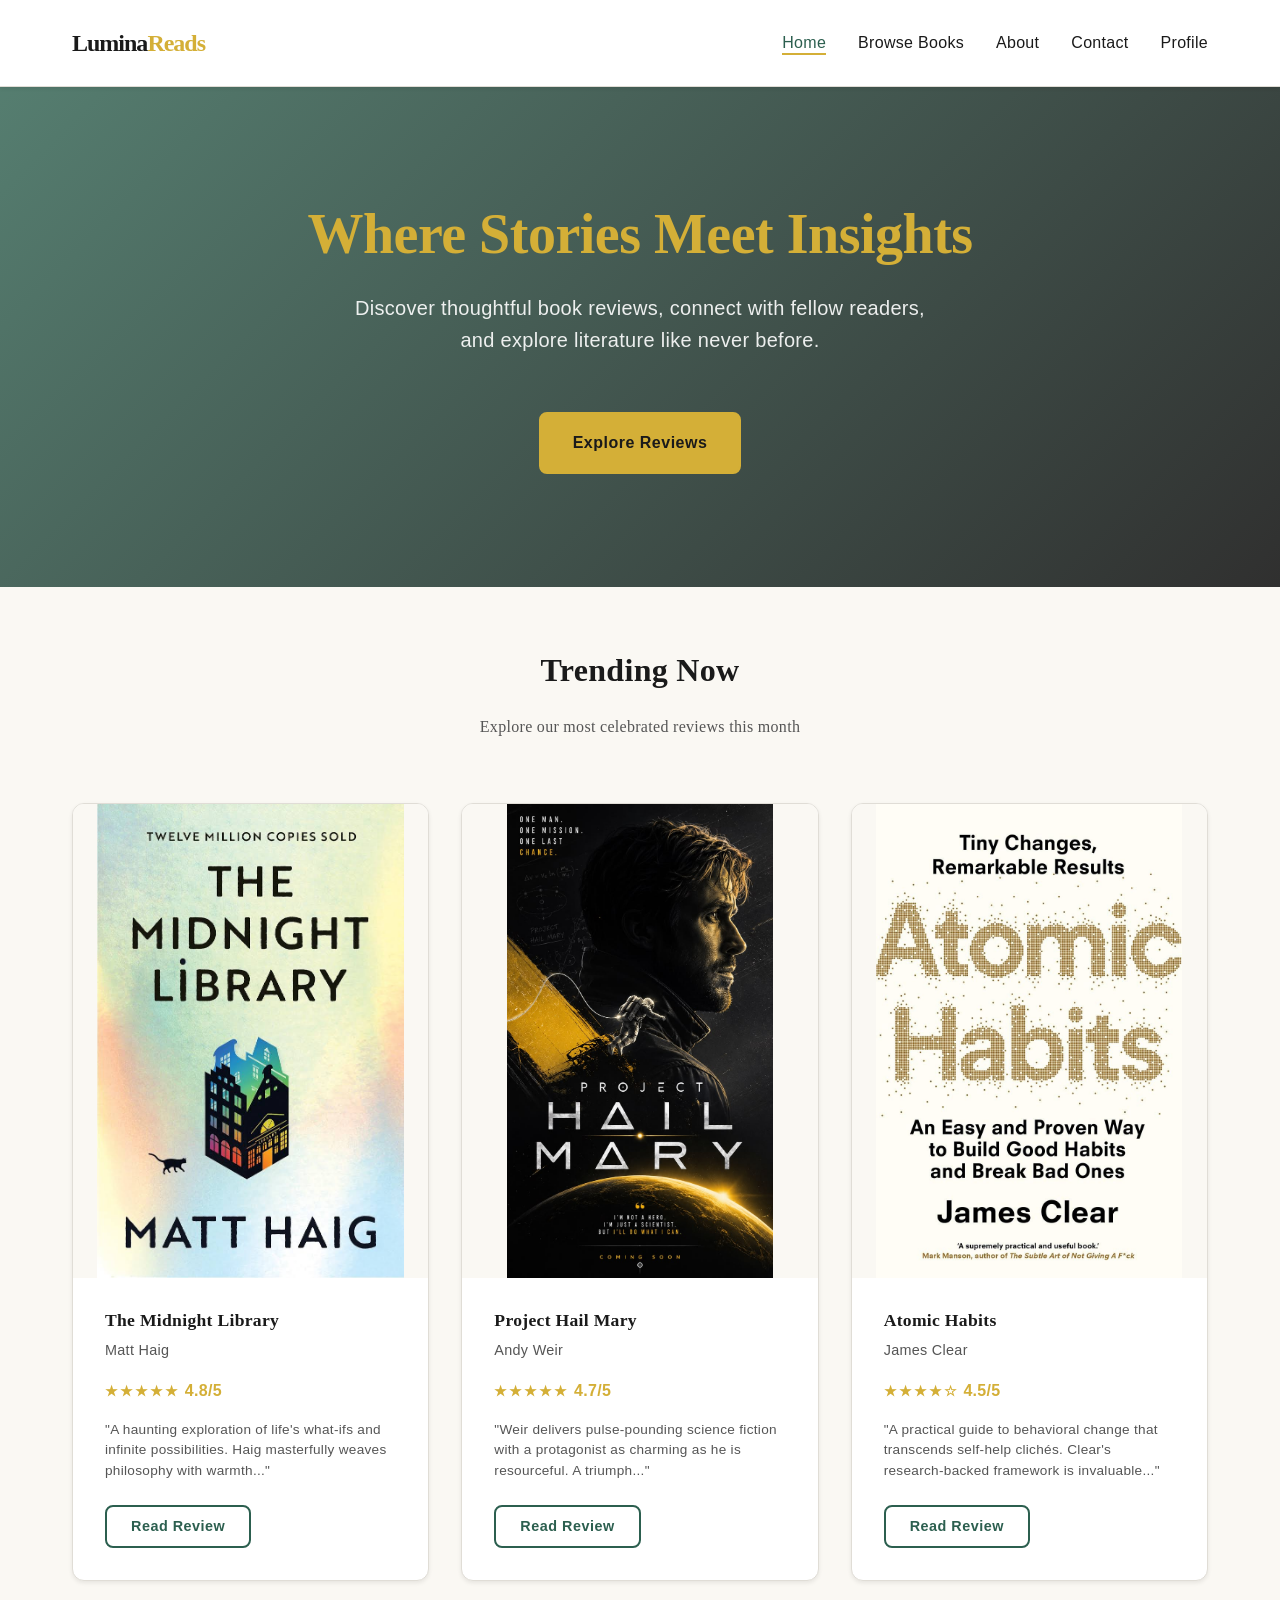
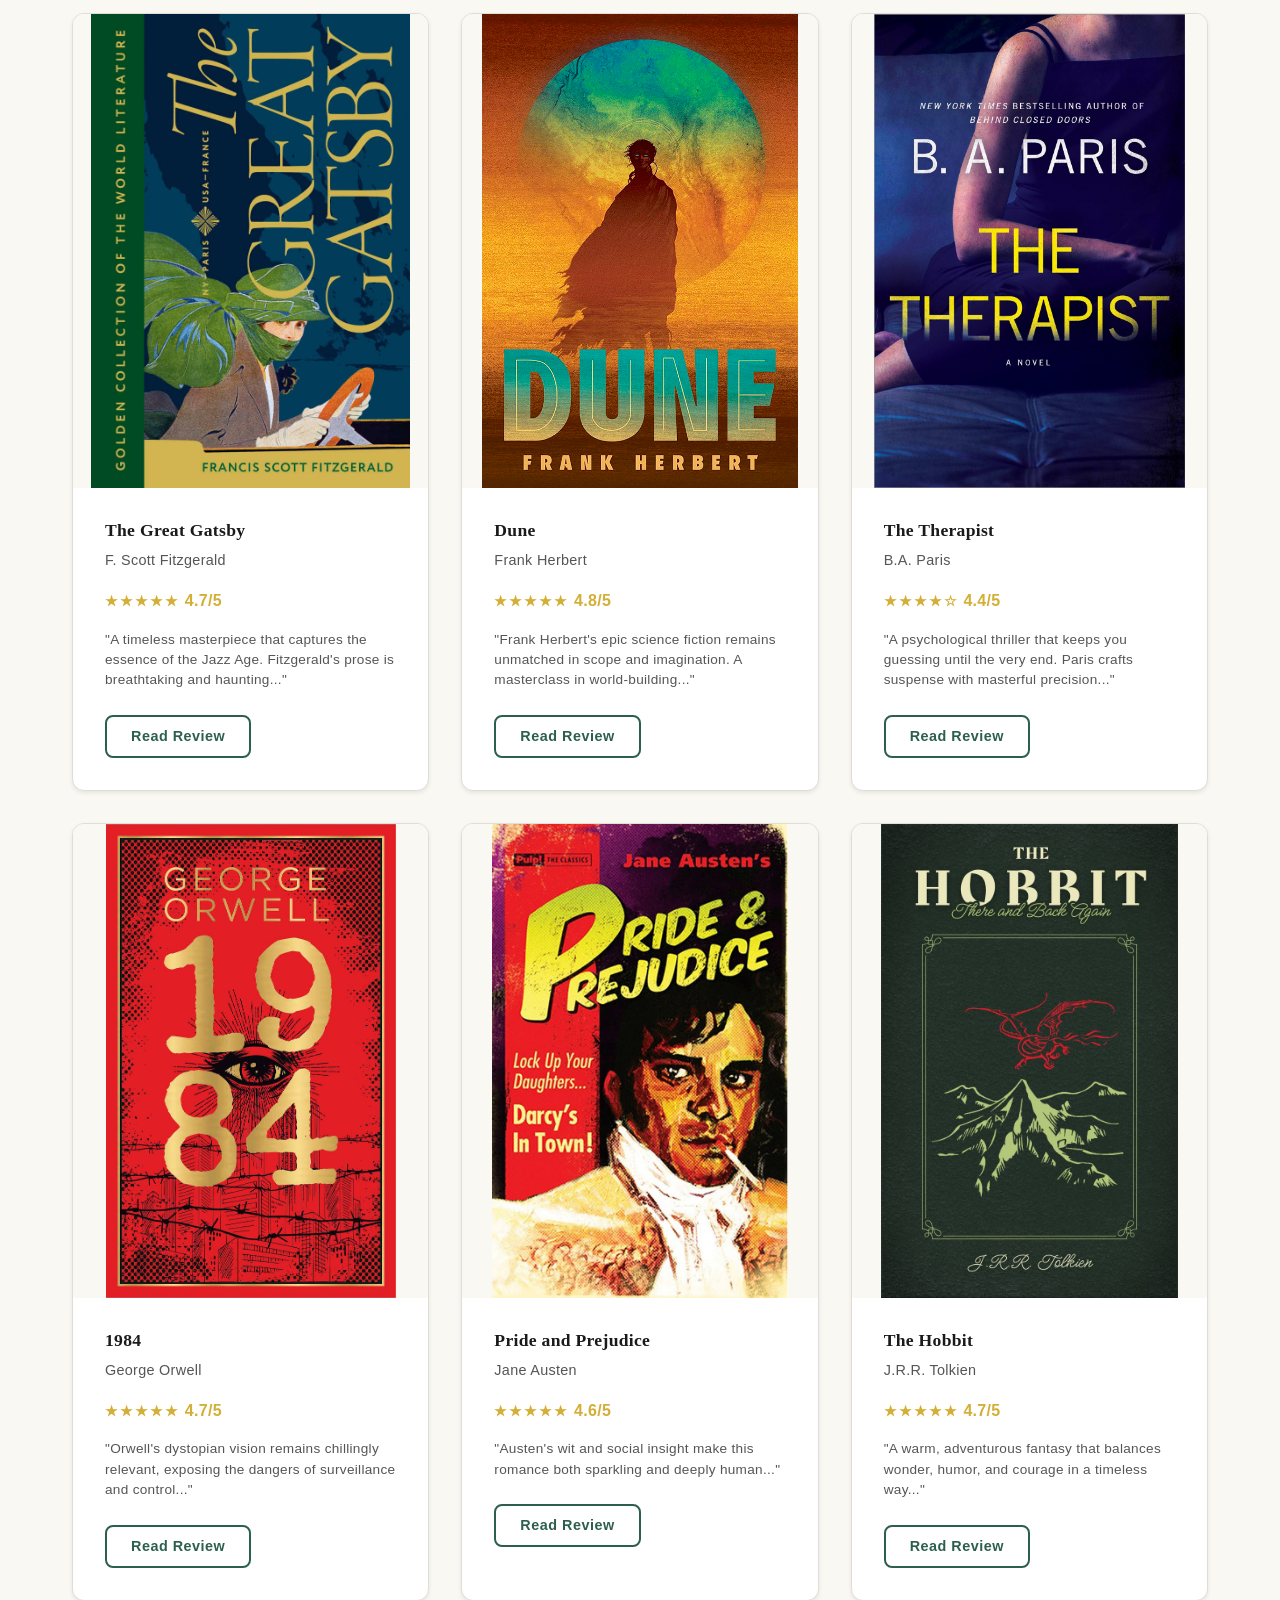
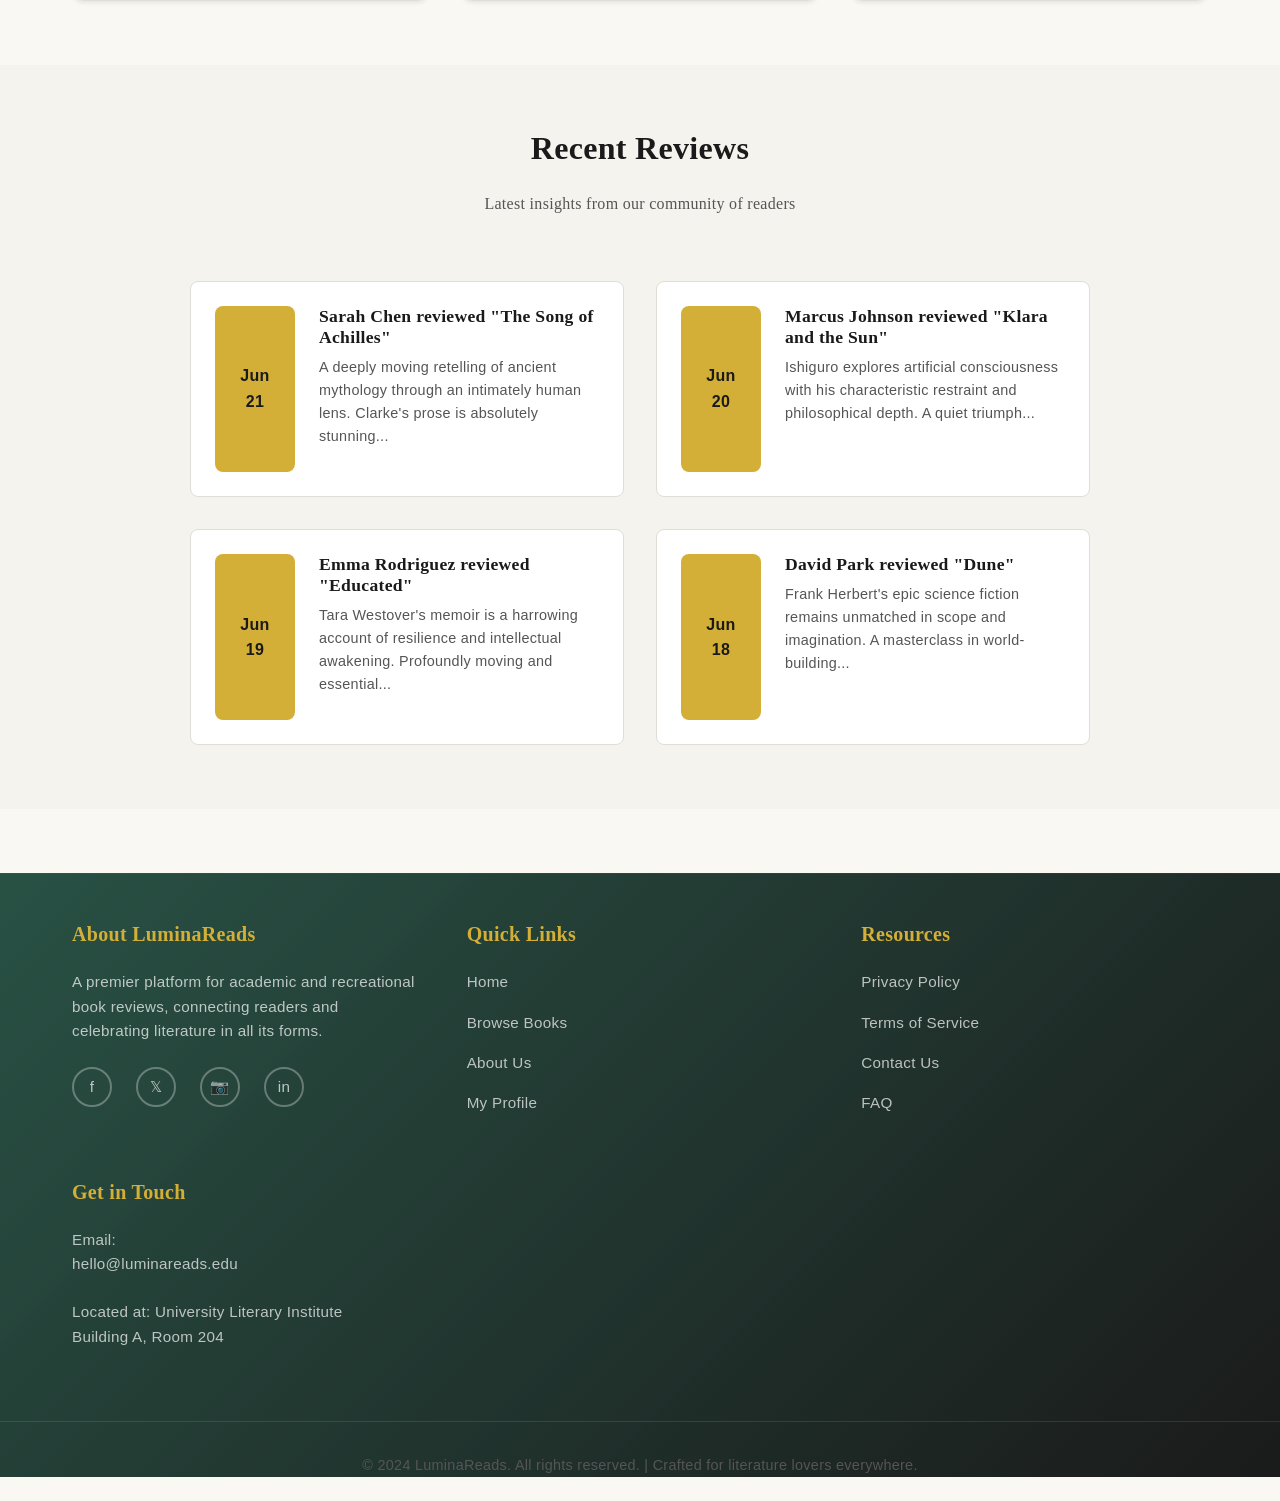
<file: index.html>
<!DOCTYPE html>
<html lang="en">
<head>
  <meta charset="UTF-8">
  <meta name="viewport" content="width=device-width, initial-scale=1.0">
  <meta name="description" content="LuminaReads - Your Premier Platform for Book Reviews and Literary Insights">
  <title>LuminaReads - Book Reviews & Literary Insights</title>
  <link rel="stylesheet" href="css/styles.css">
</head>
<body>
  <!-- ============================================================
       HEADER & NAVIGATION
       ============================================================ -->
  <header>
    <div class="header-container">
      <div class="logo">Lumina<span>Reads</span></div>
      <button class="mobile-menu-toggle" aria-label="Toggle menu" aria-expanded="false">☰</button>
      <nav>
        <ul>
          <li><a href="index.html" class="active">Home</a></li>
          <li><a href="books.html">Browse Books</a></li>
          <li><a href="about.html">About</a></li>
          <li><a href="contact.html">Contact</a></li>
          <li><a href="profile.html">Profile</a></li>
        </ul>
      </nav>
    </div>
  </header>

  <!-- ============================================================
       HERO SECTION
       ============================================================ -->
  <section class="hero">
    <h1 style="color: #d4af37;">Where Stories Meet Insights</h1>
    <p class="subtitle">Discover thoughtful book reviews, connect with fellow readers, and explore literature like never before.</p>
    <a href="books.html" class="btn btn-primary">Explore Reviews</a>
  </section>

  <!-- ============================================================
       FEATURED BOOKS SECTION
       ============================================================ -->
  <section class="section">
    <div class="container">
      <div class="section-title">
        <h2>Trending Now</h2>
        <p>Explore our most celebrated reviews this month</p>
      </div>

      <div class="grid grid-3">
        <!-- Book Card 1 -->
        <div class="book-card">
          <div class="book-card-image">
            <img src="photo/71ls-I6A5KL._SY466_.jpg" alt="The Midnight Library cover">
          </div>
          <div class="book-card-content">
            <h3 class="book-card-title">The Midnight Library</h3>
            <p class="book-card-author">Matt Haig</p>
            <div class="rating">
              <span class="stars">★★★★★</span> 4.8/5
            </div>
            <p class="review-snippet">"A haunting exploration of life's what-ifs and infinite possibilities. Haig masterfully weaves philosophy with warmth..."</p>
            <div class="book-card-footer">
              <a href="book-detail.html" class="btn btn-small btn-secondary">Read Review</a>
            </div>
          </div>
        </div>

        <!-- Book Card 3 -->
        <div class="book-card">
          <div class="book-card-image">
            <img src="photo/Project Hail Mary.jpg" alt="Project Hail Mary cover">
          </div>
          <div class="book-card-content">
            <h3 class="book-card-title">Project Hail Mary</h3>
            <p class="book-card-author">Andy Weir</p>
            <div class="rating">
              <span class="stars">★★★★★</span> 4.7/5
            </div>
            <p class="review-snippet">"Weir delivers pulse-pounding science fiction with a protagonist as charming as he is resourceful. A triumph..."</p>
            <div class="book-card-footer">
              <a href="book-detail.html" class="btn btn-small btn-secondary">Read Review</a>
            </div>
          </div>
        </div>

        <!-- Book Card 4 -->
        <div class="book-card">
          <div class="book-card-image">
            <img src="photo/AtomicHabits.jpg" alt="Atomic Habits cover">
          </div>
          <div class="book-card-content">
            <h3 class="book-card-title">Atomic Habits</h3>
            <p class="book-card-author">James Clear</p>
            <div class="rating">
              <span class="stars">★★★★☆</span> 4.5/5
            </div>
            <p class="review-snippet">"A practical guide to behavioral change that transcends self-help clichés. Clear's research-backed framework is invaluable..."</p>
            <div class="book-card-footer">
              <a href="book-detail.html" class="btn btn-small btn-secondary">Read Review</a>
            </div>
          </div>
        </div>

        <!-- Book Card 5 -->
        <div class="book-card">
          <div class="book-card-image">
            <img src="photo/The Great Gatsby.jpg" alt="The Great Gatsby cover">
          </div>
          <div class="book-card-content">
            <h3 class="book-card-title">The Great Gatsby</h3>
            <p class="book-card-author">F. Scott Fitzgerald</p>
            <div class="rating">
              <span class="stars">★★★★★</span> 4.7/5
            </div>
            <p class="review-snippet">"A timeless masterpiece that captures the essence of the Jazz Age. Fitzgerald's prose is breathtaking and haunting..."</p>
            <div class="book-card-footer">
              <a href="book-detail.html" class="btn btn-small btn-secondary">Read Review</a>
            </div>
          </div>
        </div>

        <!-- Book Card 6 -->
        <div class="book-card">
          <div class="book-card-image">
            <img src="photo/Dune.jpg" alt="Dune cover">
          </div>
          <div class="book-card-content">
            <h3 class="book-card-title">Dune</h3>
            <p class="book-card-author">Frank Herbert</p>
            <div class="rating">
              <span class="stars">★★★★★</span> 4.8/5
            </div>
            <p class="review-snippet">"Frank Herbert's epic science fiction remains unmatched in scope and imagination. A masterclass in world-building..."</p>
            <div class="book-card-footer">
              <a href="book-detail.html" class="btn btn-small btn-secondary">Read Review</a>
            </div>
          </div>
        </div>

        <!-- Book Card 8 -->
        <div class="book-card">
          <div class="book-card-image">
            <img src="photo/The Therapist.jpg" alt="The Therapist cover">
          </div>
          <div class="book-card-content">
            <h3 class="book-card-title">The Therapist</h3>
            <p class="book-card-author">B.A. Paris</p>
            <div class="rating">
              <span class="stars">★★★★☆</span> 4.4/5
            </div>
            <p class="review-snippet">"A psychological thriller that keeps you guessing until the very end. Paris crafts suspense with masterful precision..."</p>
            <div class="book-card-footer">
              <a href="book-detail.html" class="btn btn-small btn-secondary">Read Review</a>
            </div>
          </div>
        </div>

        <!-- Book Card 9 -->
        <div class="book-card">
          <div class="book-card-image">
            <img src="photo/1984.jpg" alt="1984 cover">
          </div>
          <div class="book-card-content">
            <h3 class="book-card-title">1984</h3>
            <p class="book-card-author">George Orwell</p>
            <div class="rating">
              <span class="stars">★★★★★</span> 4.7/5
            </div>
            <p class="review-snippet">"Orwell's dystopian vision remains chillingly relevant, exposing the dangers of surveillance and control..."</p>
            <div class="book-card-footer">
              <a href="book-detail.html" class="btn btn-small btn-secondary">Read Review</a>
            </div>
          </div>
        </div>

        <!-- Book Card 10 -->
        <div class="book-card">
          <div class="book-card-image">
            <img src="photo/Pride and Prejudice.jpg" alt="Pride and Prejudice cover">
          </div>
          <div class="book-card-content">
            <h3 class="book-card-title">Pride and Prejudice</h3>
            <p class="book-card-author">Jane Austen</p>
            <div class="rating">
              <span class="stars">★★★★★</span> 4.6/5
            </div>
            <p class="review-snippet">"Austen's wit and social insight make this romance both sparkling and deeply human..."</p>
            <div class="book-card-footer">
              <a href="book-detail.html" class="btn btn-small btn-secondary">Read Review</a>
            </div>
          </div>
        </div>

        <!-- Book Card 11 -->
        <div class="book-card">
          <div class="book-card-image">
            <img src="photo/The Hobbit.jpg" alt="The Hobbit cover">
          </div>
          <div class="book-card-content">
            <h3 class="book-card-title">The Hobbit</h3>
            <p class="book-card-author">J.R.R. Tolkien</p>
            <div class="rating">
              <span class="stars">★★★★★</span> 4.7/5
            </div>
            <p class="review-snippet">"A warm, adventurous fantasy that balances wonder, humor, and courage in a timeless way..."</p>
            <div class="book-card-footer">
              <a href="book-detail.html" class="btn btn-small btn-secondary">Read Review</a>
            </div>
          </div>
        </div>
      </div>
    </div>
  </section>

  <!-- ============================================================
       RECENT ACTIVITY SECTION
       ============================================================ -->
  <section class="section" style="background-color: var(--hover-bg);">
    <div class="container">
      <div class="section-title">
        <h2>Recent Reviews</h2>
        <p>Latest insights from our community of readers</p>
      </div>

      <div class="grid grid-2" style="max-width: 900px; margin: 0 auto;">
        <!-- Activity Item 1 -->
        <div class="activity-item">
          <div class="activity-date">
            <strong>Jun</strong>
            <span>21</span>
          </div>
          <div class="activity-info">
            <h5>Sarah Chen reviewed "The Song of Achilles"</h5>
            <p class="activity-text">A deeply moving retelling of ancient mythology through an intimately human lens. Clarke's prose is absolutely stunning...</p>
          </div>
        </div>

        <!-- Activity Item 2 -->
        <div class="activity-item">
          <div class="activity-date">
            <strong>Jun</strong>
            <span>20</span>
          </div>
          <div class="activity-info">
            <h5>Marcus Johnson reviewed "Klara and the Sun"</h5>
            <p class="activity-text">Ishiguro explores artificial consciousness with his characteristic restraint and philosophical depth. A quiet triumph...</p>
          </div>
        </div>

        <!-- Activity Item 3 -->
        <div class="activity-item">
          <div class="activity-date">
            <strong>Jun</strong>
            <span>19</span>
          </div>
          <div class="activity-info">
            <h5>Emma Rodriguez reviewed "Educated"</h5>
            <p class="activity-text">Tara Westover's memoir is a harrowing account of resilience and intellectual awakening. Profoundly moving and essential...</p>
          </div>
        </div>

        <!-- Activity Item 4 -->
        <div class="activity-item">
          <div class="activity-date">
            <strong>Jun</strong>
            <span>18</span>
          </div>
          <div class="activity-info">
            <h5>David Park reviewed "Dune"</h5>
            <p class="activity-text">Frank Herbert's epic science fiction remains unmatched in scope and imagination. A masterclass in world-building...</p>
          </div>
        </div>
      </div>
    </div>
  </section>

  <!-- ============================================================
       FOOTER
       ============================================================ -->
  <footer>
    <div class="footer-container">
      <div class="footer-section">
        <h4>About LuminaReads</h4>
        <p >A premier platform for academic and recreational book reviews, connecting readers and celebrating literature in all its forms.</p>
        <div class="social-links">
          <a href="#" title="Facebook">f</a>
          <a href="#" title="Twitter">𝕏</a>
          <a href="#" title="Instagram">📷</a>
          <a href="#" title="LinkedIn">in</a>
        </div>
      </div>
      <div class="footer-section">
        <h4>Quick Links</h4>
        <ul>
          <li><a href="index.html">Home</a></li>
          <li><a href="books.html">Browse Books</a></li>
          <li><a href="about.html">About Us</a></li>
          <li><a href="profile.html">My Profile</a></li>
        </ul>
      </div>
      <div class="footer-section">
        <h4>Resources</h4>
        <ul>
          <li><a href="#privacy">Privacy Policy</a></li>
          <li><a href="#terms">Terms of Service</a></li>
          <li><a href="contact.html">Contact Us</a></li>
          <li><a href="#faq">FAQ</a></li>
        </ul>
      </div>
      <div class="footer-section">
        <h4>Get in Touch</h4>
        <p>Email: <a href="mailto:hello@luminareads.edu">hello@luminareads.edu</a></p>
        <p>Located at: University Literary Institute<br>Building A, Room 204</p>
      </div>
    </div>
    <div class="footer-bottom">
      <p>&copy; 2024 LuminaReads. All rights reserved. | Crafted for literature lovers everywhere.</p>
    </div>
  </footer>
  <script src="js/script.js"></script>
</body>
</html>
</file>
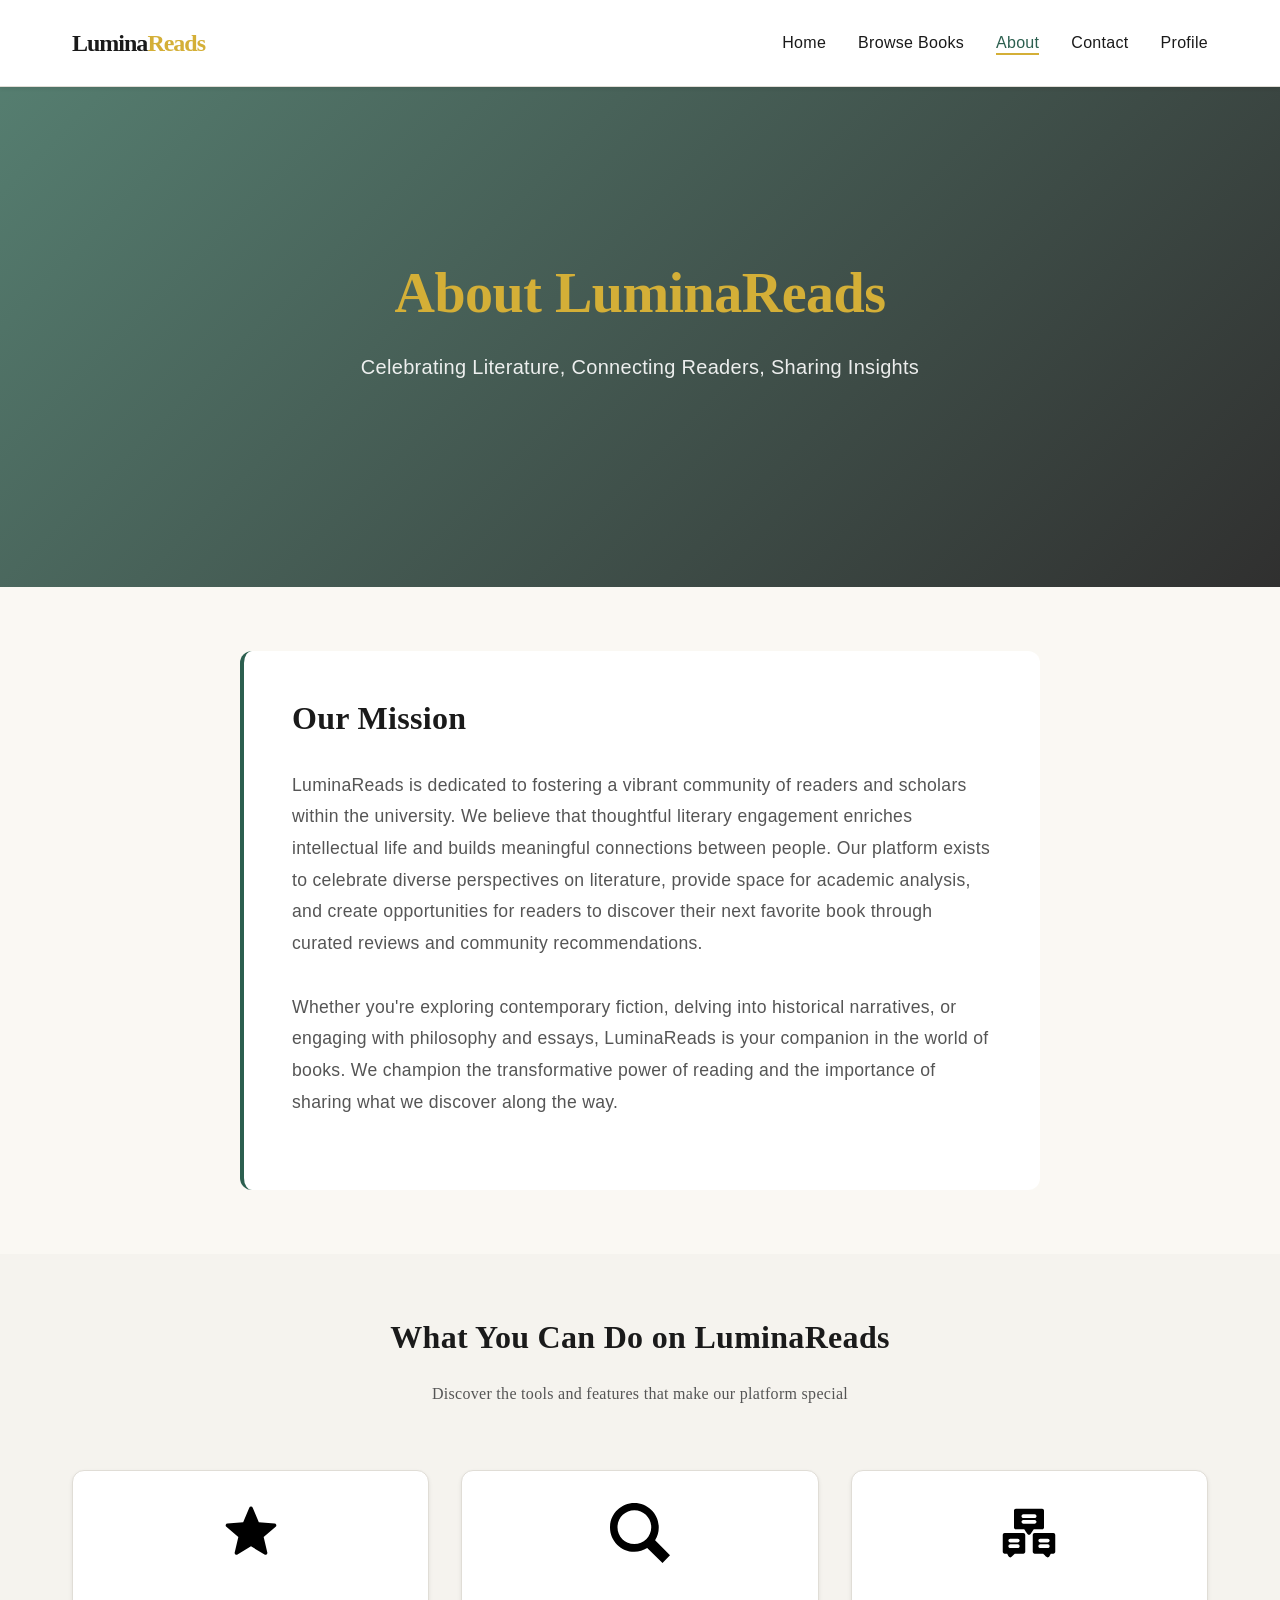
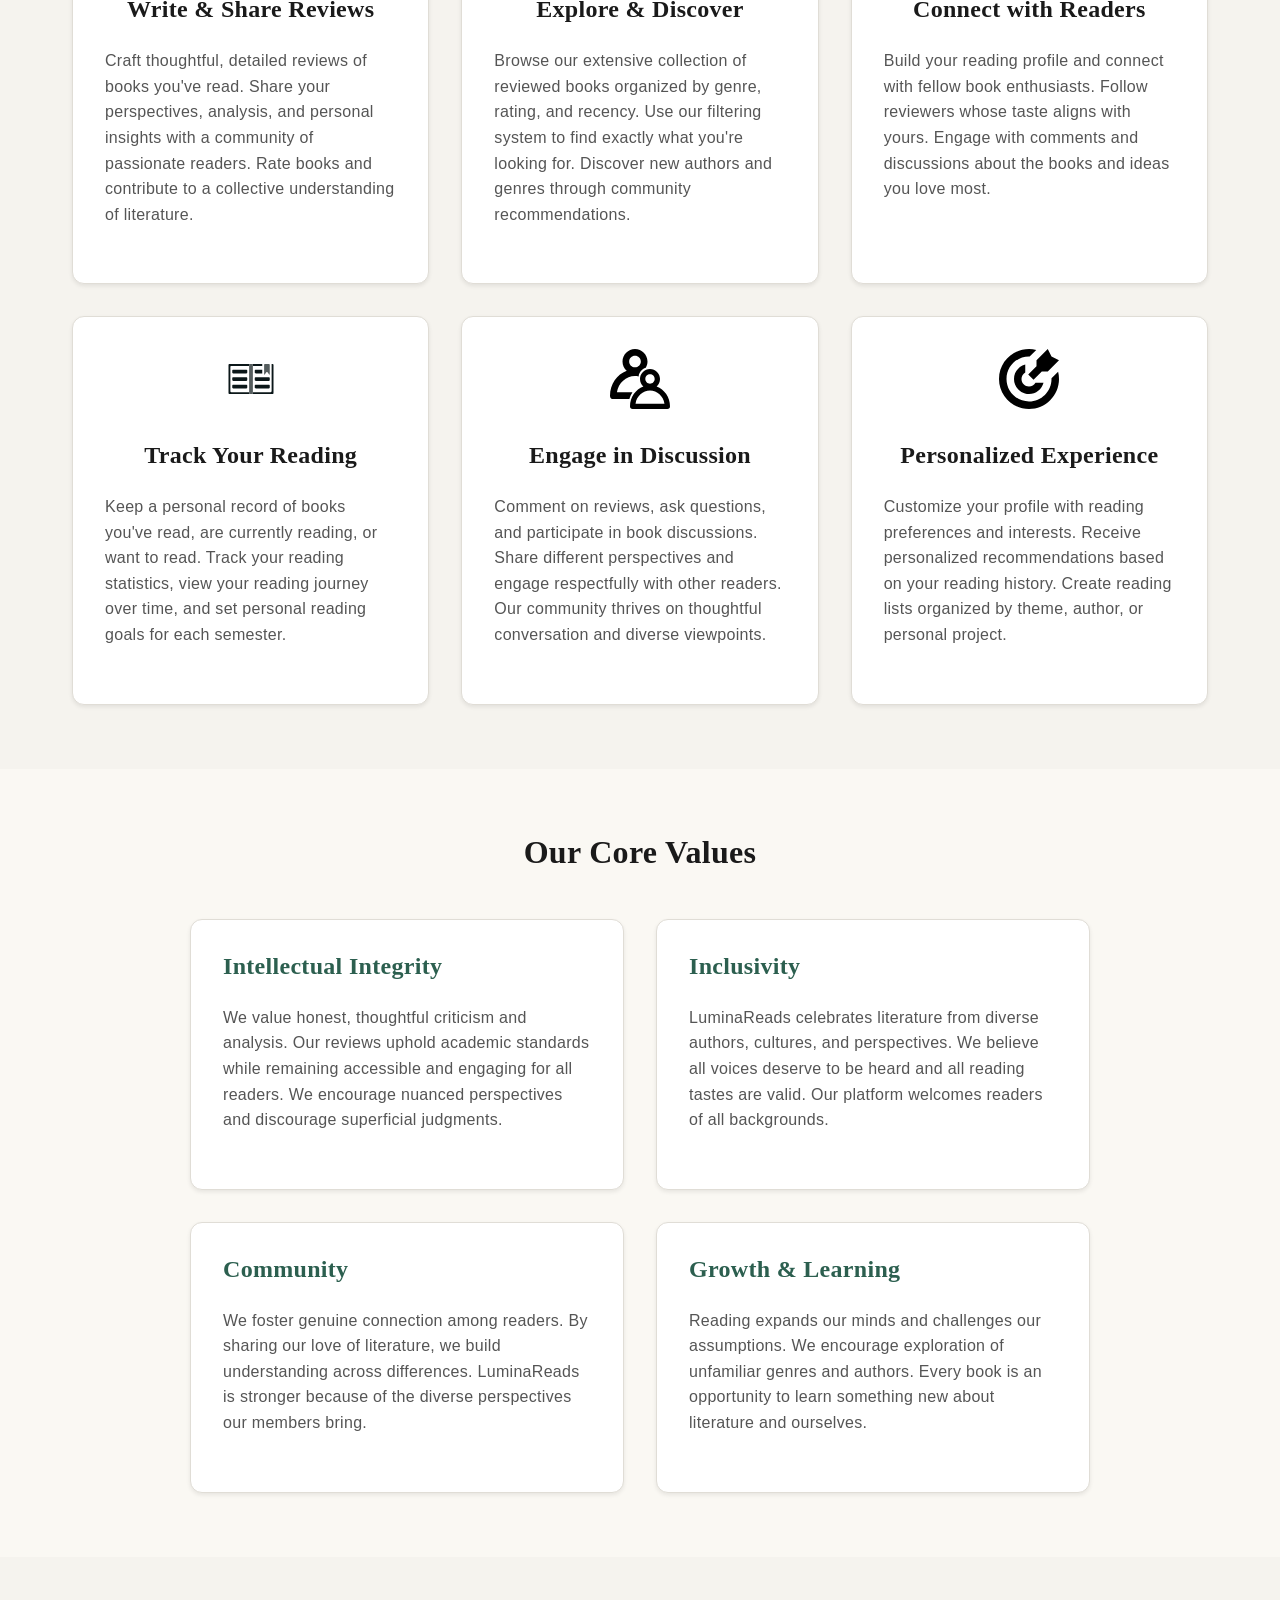
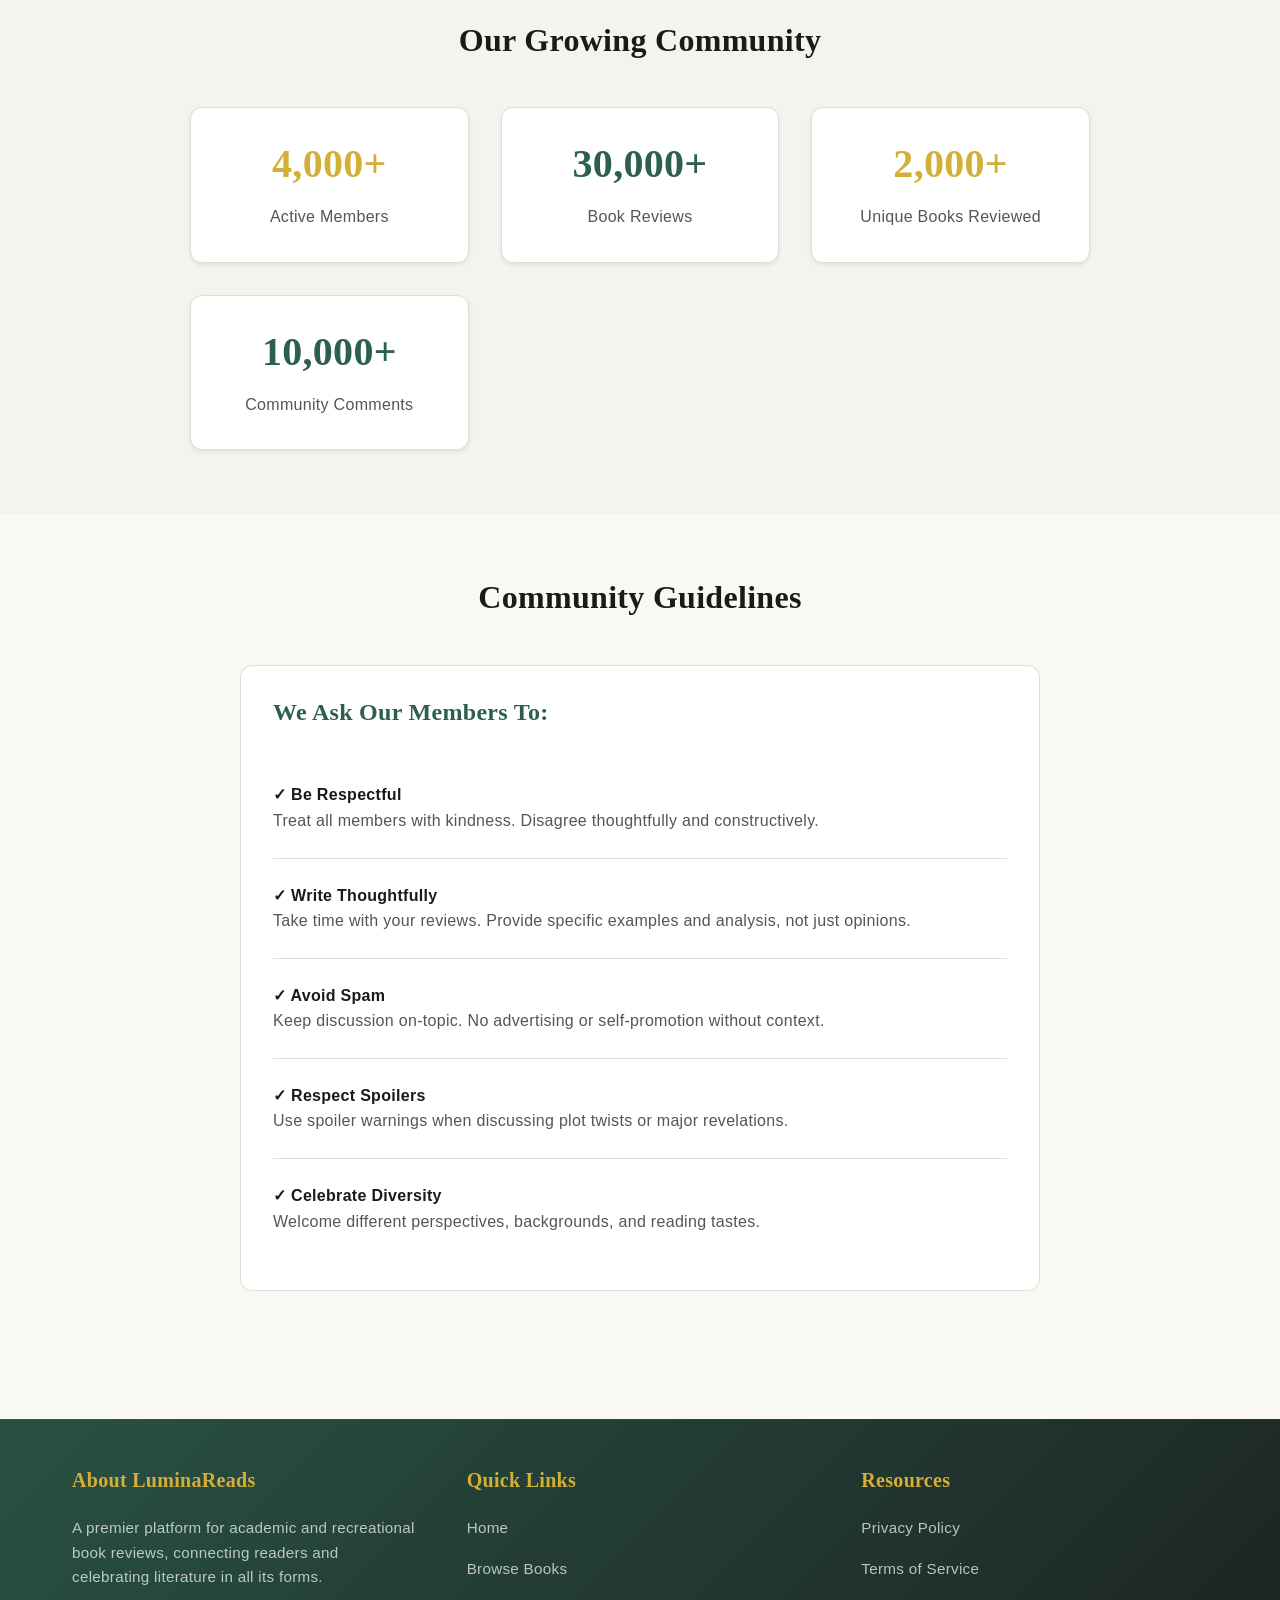
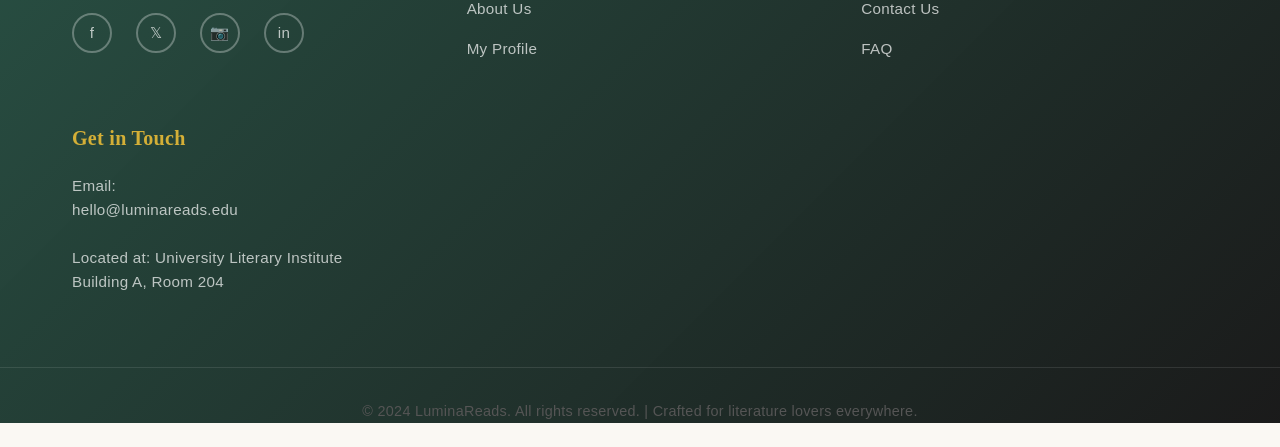
<file: about.html>
<!DOCTYPE html>
<html lang="en">
<head>
  <meta charset="UTF-8">
  <meta name="viewport" content="width=device-width, initial-scale=1.0">
  <meta name="description" content="Learn about LuminaReads - our mission, values, and platform features">
  <title >About LuminaReads</title>
  <link rel="stylesheet" href="css/styles.css">
</head>
<body>
  <!-- ============================================================
       HEADER & NAVIGATION
       ============================================================ -->
  <header>
    <div class="header-container">
      <div class="logo">Lumina<span>Reads</span></div>
      <button class="mobile-menu-toggle" aria-label="Toggle menu" aria-expanded="false">☰</button>
      <nav>
        <ul>
          <li><a href="index.html">Home</a></li>
          <li><a href="books.html">Browse Books</a></li>
          <li><a href="about.html" class="active">About</a></li>
          <li><a href="contact.html">Contact</a></li>
          <li><a href="profile.html">Profile</a></li>
        </ul>
      </nav>
    </div>
  </header>

  <!-- ============================================================
       HERO SECTION
       ============================================================ -->
  <section class="hero">
    <h1 style="color: #d4af37;">About LuminaReads</h1>
    <p class="subtitle">Celebrating Literature, Connecting Readers, Sharing Insights</p>
  </section>

  <!-- ============================================================
       MISSION STATEMENT SECTION
       ============================================================ -->
  <section class="section">
    <div class="container">
      <div style="max-width: 800px; margin: 0 auto; background-color: var(--surface); padding: var(--spacing-xl); border-radius: var(--radius-lg); border-left: 4px solid var(--secondary);">
        <h2 style="margin-bottom: var(--spacing-lg);">Our Mission</h2>
        <p style="font-size: 1.1rem; line-height: 1.8;">
          LuminaReads is dedicated to fostering a vibrant community of readers and scholars within the university. 
          We believe that thoughtful literary engagement enriches intellectual life and builds meaningful connections 
          between people. Our platform exists to celebrate diverse perspectives on literature, provide space for 
          academic analysis, and create opportunities for readers to discover their next favorite book through 
          curated reviews and community recommendations.
        </p>
        <p style="font-size: 1.1rem; line-height: 1.8; margin-top: var(--spacing-lg);">
          Whether you're exploring contemporary fiction, delving into historical narratives, or engaging with 
          philosophy and essays, LuminaReads is your companion in the world of books. We champion the transformative 
          power of reading and the importance of sharing what we discover along the way.
        </p>
      </div>
    </div>
  </section>

  <!-- ============================================================
       FEATURES SECTION
       ============================================================ -->
  <section class="section" style="background-color: var(--hover-bg);">
    <div class="container">
      <div class="section-title">
        <h2>What You Can Do on LuminaReads</h2>
        <p>Discover the tools and features that make our platform special</p>
      </div>

      <div class="grid grid-3">
        <!-- Feature 1 -->
        <div class="card">
          <div style="font-size: 3rem; margin-bottom: var(--spacing-lg); text-align: center;">
            <center><img src="photo/star-svgrepo-com.svg" alt="icon" class="emoji-icon" height="60" width="60"/></center>
          </div>
          <h3 style="text-align: center; margin-bottom: var(--spacing-md);">Write & Share Reviews</h3>
          <p>
            Craft thoughtful, detailed reviews of books you've read. Share your perspectives, analysis, and 
            personal insights with a community of passionate readers. Rate books and contribute to a collective 
            understanding of literature.
          </p>
        </div>

        <!-- Feature 2 -->
        <div class="card">
          <div style="font-size: 3rem; margin-bottom: var(--spacing-lg); text-align: center;">
            <center><img src="photo/search-svgrepo-com.svg" alt="icon" class="emoji-icon" height="60" width="60"/></center>
          </div>
          <h3 style="text-align: center; margin-bottom: var(--spacing-md);">Explore & Discover</h3>
          <p>
            Browse our extensive collection of reviewed books organized by genre, rating, and recency. Use our 
            filtering system to find exactly what you're looking for. Discover new authors and genres through 
            community recommendations.
          </p>
        </div>

        <!-- Feature 3 -->
        <div class="card">
          <div style="font-size: 3rem; margin-bottom: var(--spacing-lg); text-align: center;">
            <center><img src="photo/discussion-communication-talk-svgrepo-com.svg" alt="icon" class="emoji-icon" height="60" width="60"/></center>
          </div>
          <h3 style="text-align: center; margin-bottom: var(--spacing-md);">Connect with Readers</h3>
          <p>
            Build your reading profile and connect with fellow book enthusiasts. Follow reviewers whose taste 
            aligns with yours. Engage with comments and discussions about the books and ideas you love most.
          </p>
        </div>

        <!-- Feature 4 -->
        <div class="card">
          <div style="font-size: 3rem; margin-bottom: var(--spacing-lg); text-align: center;">
            <center><img src="photo/read-svgrepo-com.svg" alt="icon" class="emoji-icon" height="60" width="60"/></center>
          </div>
          <h3 style="text-align: center; margin-bottom: var(--spacing-md);">Track Your Reading</h3>
          <p>
            Keep a personal record of books you've read, are currently reading, or want to read. Track your reading 
            statistics, view your reading journey over time, and set personal reading goals for each semester.
          </p>
        </div>

        <!-- Feature 5 -->
        <div class="card">
          <div style="font-size: 3rem; margin-bottom: var(--spacing-lg); text-align: center;">
            <center><img src="photo/people-svgrepo-com.svg" alt="icon" class="emoji-icon" height="60" width="60"/></center>
          </div>
          <h3 style="text-align: center; margin-bottom: var(--spacing-md);">Engage in Discussion</h3>
          <p>
            Comment on reviews, ask questions, and participate in book discussions. Share different perspectives 
            and engage respectfully with other readers. Our community thrives on thoughtful conversation and diverse 
            viewpoints.
          </p>
        </div>

        <!-- Feature 6 -->
        <div class="card">
          <div style="font-size: 3rem; margin-bottom: var(--spacing-lg); text-align: center;">
            <center><img src="photo/target-arrow-svgrepo-com.svg" alt="icon" class="emoji-icon" height="60" width="60"/></center>
          </div>
          <h3 style="text-align: center; margin-bottom: var(--spacing-md);">Personalized Experience</h3>
          <p>
            Customize your profile with reading preferences and interests. Receive personalized recommendations based 
            on your reading history. Create reading lists organized by theme, author, or personal project.
          </p>
        </div>
      </div>
    </div>
  </section>

  <!-- ============================================================
       VALUES SECTION
       ============================================================ -->
  <section class="section">
    <div class="container">
      <h2 style="text-align: center; margin-bottom: var(--spacing-xl);">Our Core Values</h2>

      <div class="grid grid-2" style="max-width: 900px; margin: 0 auto;">
        <!-- Value 1 -->
        <div class="card">
          <h3 style="color: var(--secondary); margin-bottom: var(--spacing-md);">Intellectual Integrity</h3>
          <p>
            We value honest, thoughtful criticism and analysis. Our reviews uphold academic standards while remaining 
            accessible and engaging for all readers. We encourage nuanced perspectives and discourage superficial judgments.
          </p>
        </div>

        <!-- Value 2 -->
        <div class="card">
          <h3 style="color: var(--secondary); margin-bottom: var(--spacing-md);">Inclusivity</h3>
          <p>
            LuminaReads celebrates literature from diverse authors, cultures, and perspectives. We believe all voices 
            deserve to be heard and all reading tastes are valid. Our platform welcomes readers of all backgrounds.
          </p>
        </div>

        <!-- Value 3 -->
        <div class="card">
          <h3 style="color: var(--secondary); margin-bottom: var(--spacing-md);">Community</h3>
          <p>
            We foster genuine connection among readers. By sharing our love of literature, we build understanding across 
            differences. LuminaReads is stronger because of the diverse perspectives our members bring.
          </p>
        </div>

        <!-- Value 4 -->
        <div class="card">
          <h3 style="color: var(--secondary); margin-bottom: var(--spacing-md);">Growth & Learning</h3>
          <p>
            Reading expands our minds and challenges our assumptions. We encourage exploration of unfamiliar genres and 
            authors. Every book is an opportunity to learn something new about literature and ourselves.
          </p>
        </div>
      </div>
    </div>
  </section>

  <!-- ============================================================
       COMMUNITY STATS SECTION
       ============================================================ -->
  <section class="section" style="background-color: var(--hover-bg);">
    <div class="container">
      <h2 style="text-align: center; margin-bottom: var(--spacing-xl);">Our Growing Community</h2>

      <div class="grid grid-4" style="max-width: 900px; margin: 0 auto;">
        <div class="card" style="text-align: center; background-color: var(--surface);">
          <h3 style="color: var(--accent); font-size: 2.5rem; margin-bottom: var(--spacing-sm);">4,000+</h3>
          <p class="subtitle" style="margin: 0; font-size: 1rem;">Active Members</p>
        </div>
        <div class="card" style="text-align: center; background-color: var(--surface);">
          <h3 style="color: var(--secondary); font-size: 2.5rem; margin-bottom: var(--spacing-sm);">30,000+</h3>
          <p class="subtitle" style="margin: 0; font-size: 1rem;">Book Reviews</p>
        </div>
        <div class="card" style="text-align: center; background-color: var(--surface);">
          <h3 style="color: var(--accent); font-size: 2.5rem; margin-bottom: var(--spacing-sm);">2,000+</h3>
          <p class="subtitle" style="margin: 0; font-size: 1rem;">Unique Books Reviewed</p>
        </div>
        <div class="card" style="text-align: center; background-color: var(--surface);">
          <h3 style="color: var(--secondary); font-size: 2.5rem; margin-bottom: var(--spacing-sm);">10,000+</h3>
          <p class="subtitle" style="margin: 0; font-size: 1rem;">Community Comments</p>
        </div>
      </div>
    </div>
  </section>

  <!-- ============================================================
       GUIDELINES SECTION
       ============================================================ -->
  <section class="section">
    <div class="container">
      <h2 style="text-align: center; margin-bottom: var(--spacing-xl);">Community Guidelines</h2>

      <div style="max-width: 800px; margin: 0 auto; background-color: var(--surface); padding: var(--spacing-lg); border-radius: var(--radius-lg); border: 1px solid var(--border-color);">
        <h3 style="margin-bottom: var(--spacing-lg); color: var(--secondary);">We Ask Our Members To:</h3>
        
        <ul style="list-style: none; padding: 0;">
          <li style="padding: var(--spacing-md) 0; border-bottom: 1px solid var(--border-color);">
            <strong style="color: var(--primary);">✓ Be Respectful</strong><br>
            <span style="color: var(--text-secondary);">Treat all members with kindness. Disagree thoughtfully and constructively.</span>
          </li>
          <li style="padding: var(--spacing-md) 0; border-bottom: 1px solid var(--border-color);">
            <strong style="color: var(--primary);">✓ Write Thoughtfully</strong><br>
            <span style="color: var(--text-secondary);">Take time with your reviews. Provide specific examples and analysis, not just opinions.</span>
          </li>
          <li style="padding: var(--spacing-md) 0; border-bottom: 1px solid var(--border-color);">
            <strong style="color: var(--primary);">✓ Avoid Spam</strong><br>
            <span style="color: var(--text-secondary);">Keep discussion on-topic. No advertising or self-promotion without context.</span>
          </li>
          <li style="padding: var(--spacing-md) 0; border-bottom: 1px solid var(--border-color);">
            <strong style="color: var(--primary);">✓ Respect Spoilers</strong><br>
            <span style="color: var(--text-secondary);">Use spoiler warnings when discussing plot twists or major revelations.</span>
          </li>
          <li style="padding: var(--spacing-md) 0;">
            <strong style="color: var(--primary);">✓ Celebrate Diversity</strong><br>
            <span style="color: var(--text-secondary);">Welcome different perspectives, backgrounds, and reading tastes.</span>
          </li>
        </ul>
      </div>
    </div>
  </section>

  <!-- ============================================================
       FOOTER
       ============================================================ -->
  <footer>
    <div class="footer-container">
      <div class="footer-section">
        <h4>About LuminaReads</h4>
        <p>A premier platform for academic and recreational book reviews, connecting readers and celebrating literature in all its forms.</p>
        <div class="social-links">
          <a href="#" title="Facebook">f</a>
          <a href="#" title="Twitter">𝕏</a>
          <a href="#" title="Instagram">📷</a>
          <a href="#" title="LinkedIn">in</a>
        </div>
      </div>
      <div class="footer-section">
        <h4>Quick Links</h4>
        <ul>
          <li><a href="index.html">Home</a></li>
          <li><a href="books.html">Browse Books</a></li>
          <li><a href="about.html">About Us</a></li>
          <li><a href="profile.html">My Profile</a></li>
        </ul>
      </div>
      <div class="footer-section">
        <h4>Resources</h4>
        <ul>
          <li><a href="#privacy">Privacy Policy</a></li>
          <li><a href="#terms">Terms of Service</a></li>
          <li><a href="contact.html">Contact Us</a></li>
          <li><a href="#faq">FAQ</a></li>
        </ul>
      </div>
      <div class="footer-section">
        <h4>Get in Touch</h4>
        <p>Email: <a href="mailto:hello@luminareads.edu">hello@luminareads.edu</a></p>
        <p>Located at: University Literary Institute<br>Building A, Room 204</p>
      </div>
    </div>
    <div class="footer-bottom">
      <p>&copy; 2024 LuminaReads. All rights reserved. | Crafted for literature lovers everywhere.</p>
    </div>
  </footer>
  <script src="js/script.js"></script>
</body>
</html>
</file>
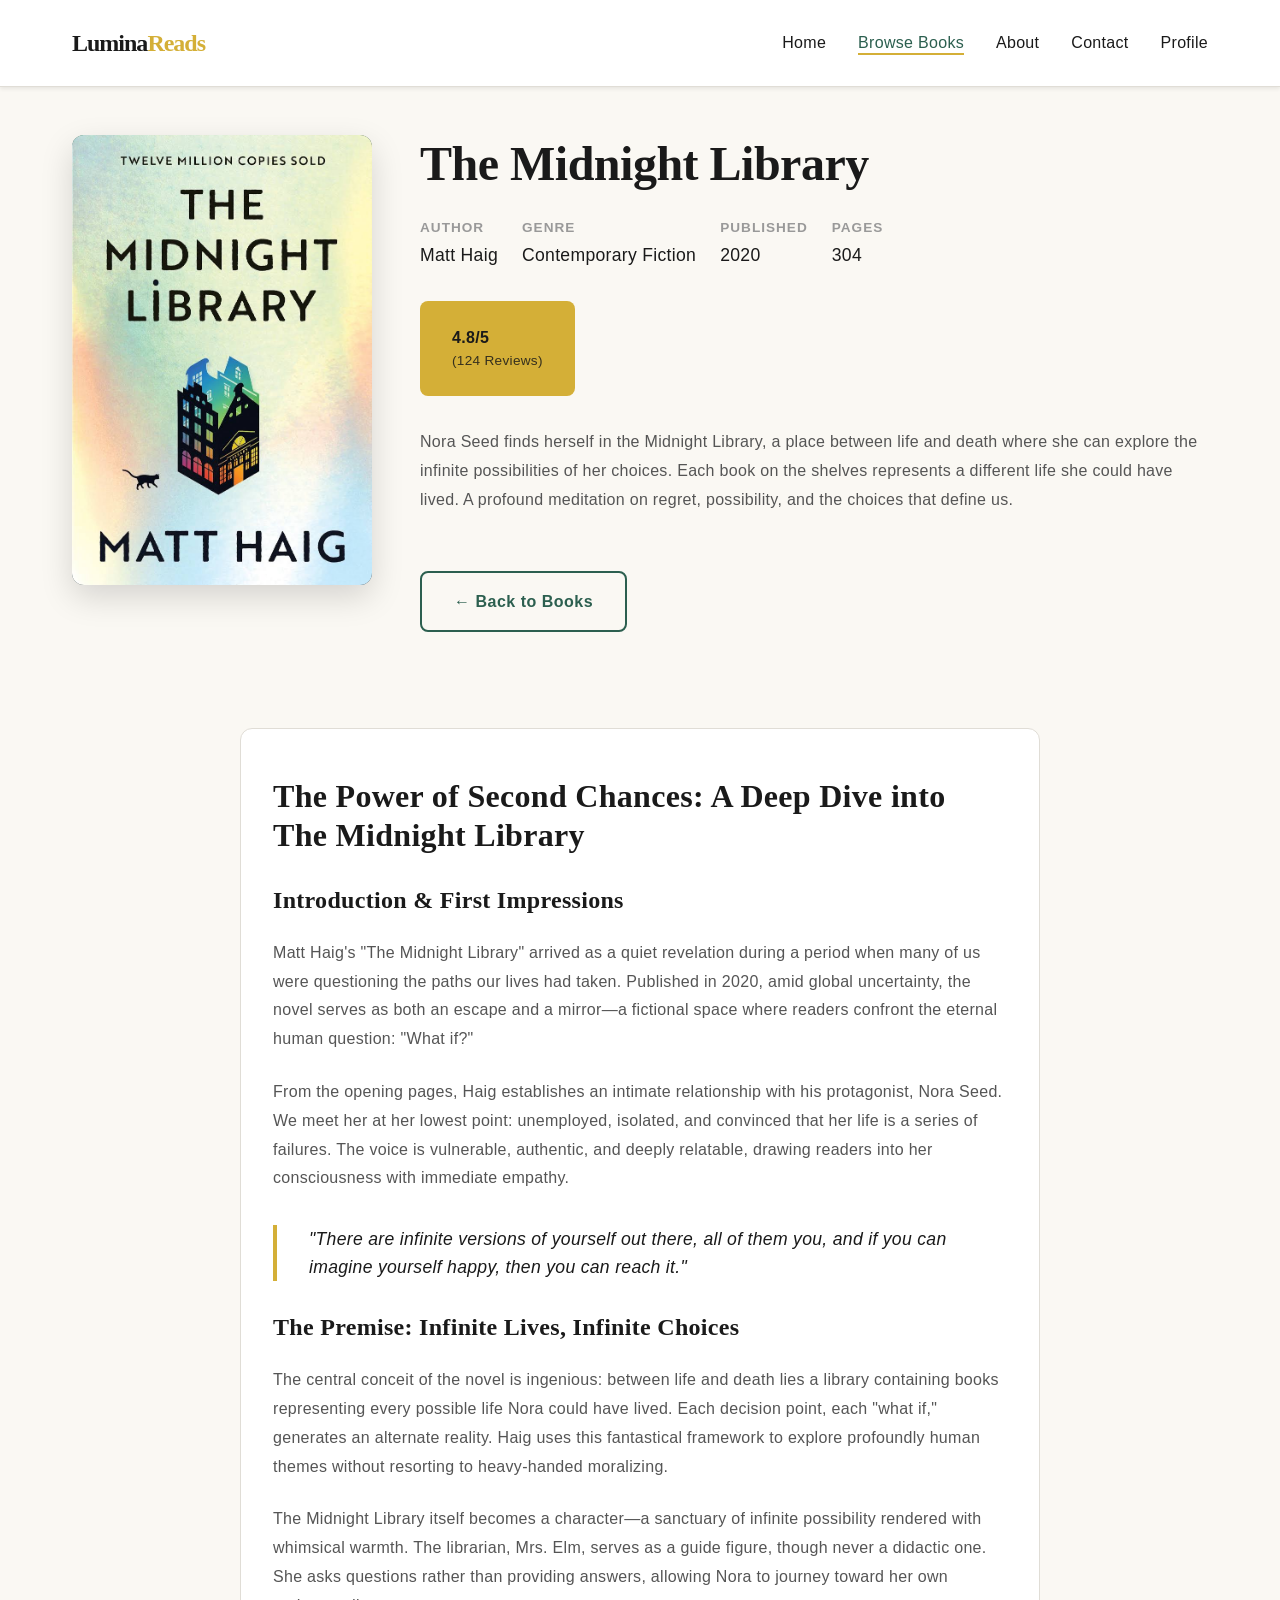
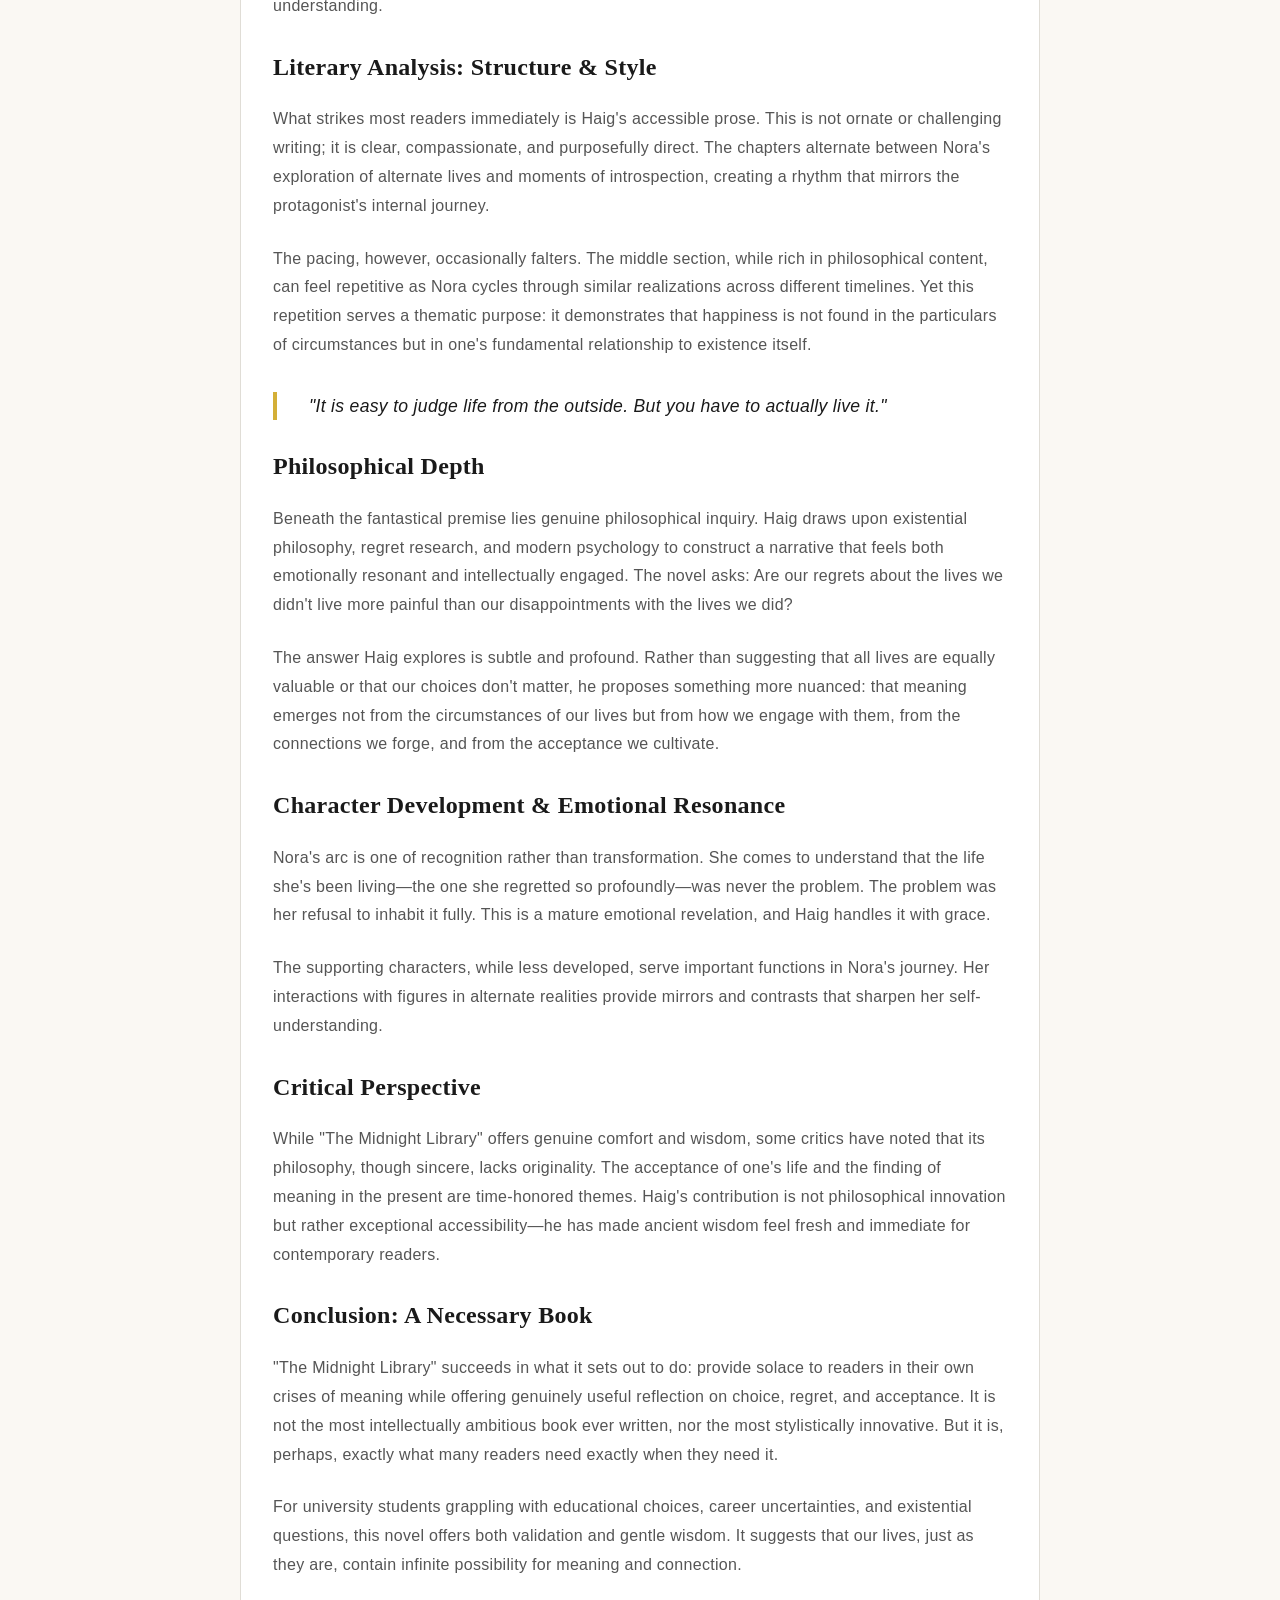
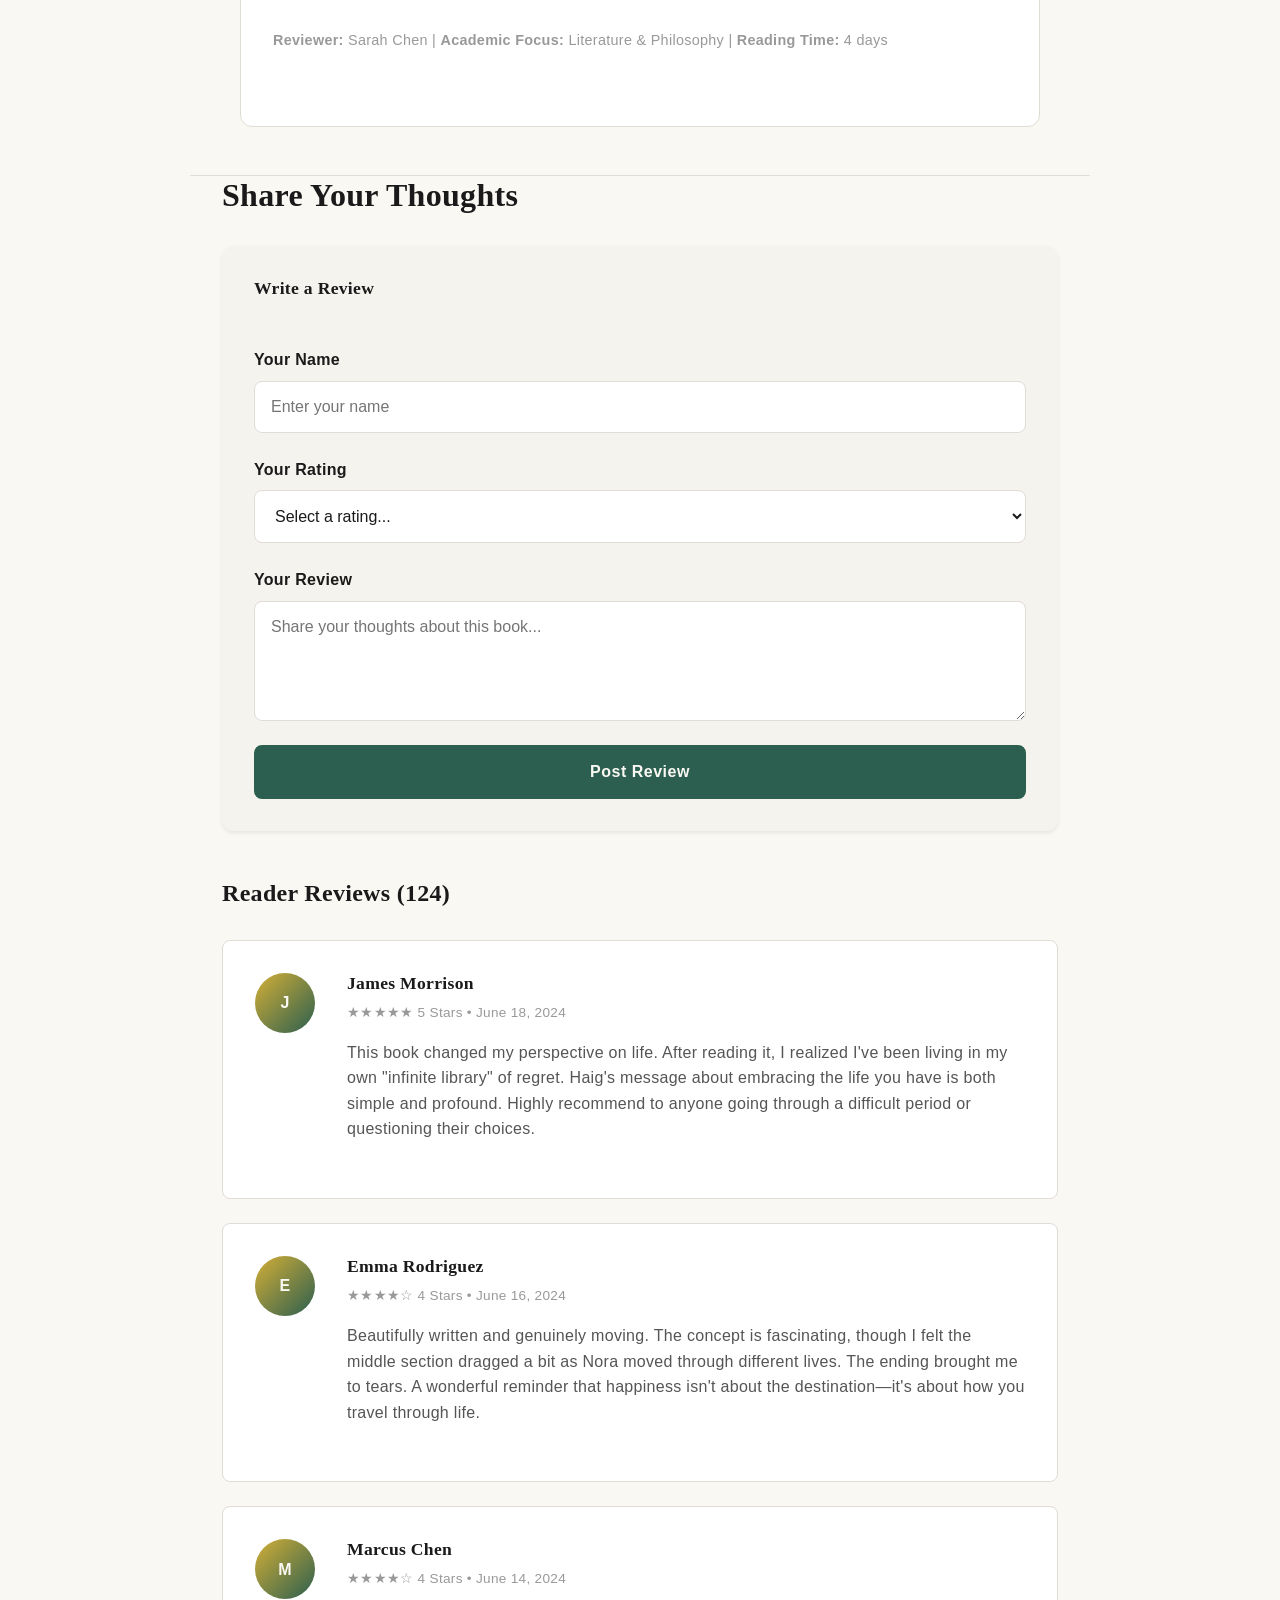
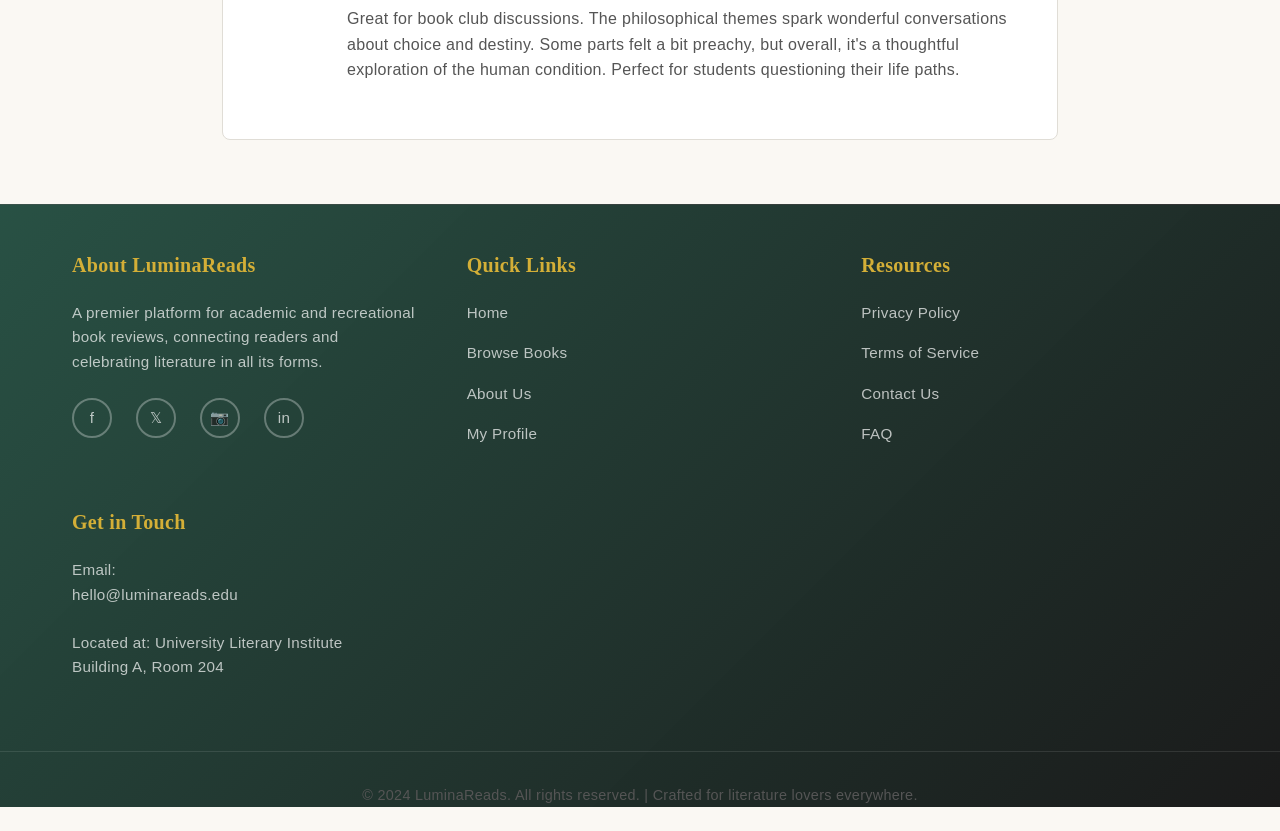
<file: book-detail.html>
<!DOCTYPE html>
<html lang="en">
<head>
  <meta charset="UTF-8">
  <meta name="viewport" content="width=device-width, initial-scale=1.0">
  <meta name="description" content="Detailed book review and reader insights">
  <title>Book Review - LuminaReads</title>
  <link rel="stylesheet" href="css/styles.css">
</head>
<body>
  <!-- ============================================================
       HEADER & NAVIGATION
       ============================================================ -->
  <header>
    <div class="header-container">
      <div class="logo">Lumina<span>Reads</span></div>
      <button class="mobile-menu-toggle" aria-label="Toggle menu" aria-expanded="false">☰</button>
      <nav>
        <ul>
          <li><a href="index.html">Home</a></li>
          <li><a href="books.html" class="active">Browse Books</a></li>
          <li><a href="about.html">About</a></li>
          <li><a href="contact.html">Contact</a></li>
          <li><a href="profile.html">Profile</a></li>
        </ul>
      </nav>
    </div>
  </header>

  <!-- ============================================================
       BOOK HEADER SECTION
       ============================================================ -->
  <div class="book-detail-header">
    <!-- Book Image -->
    <div class="book-detail-image">
      <img src="photo/71ls-I6A5KL._SY466_.jpg" alt="The Midnight Library cover">
    </div>

    <!-- Book Information -->
    <div class="book-detail-info">
      <h1>The Midnight Library</h1>
      
      <div class="book-meta">
        <div class="book-meta-item">
          <div class="book-meta-label">Author</div>
          <div class="book-meta-value">Matt Haig</div>
        </div>
        <div class="book-meta-item">
          <div class="book-meta-label">Genre</div>
          <div class="book-meta-value">Contemporary Fiction</div>
        </div>
        <div class="book-meta-item">
          <div class="book-meta-label">Published</div>
          <div class="book-meta-value">2020</div>
        </div>
        <div class="book-meta-item">
          <div class="book-meta-label">Pages</div>
          <div class="book-meta-value">304</div>
        </div>
      </div>

      <div class="rating-badge">
        4.8/5
        <span>(124 Reviews)</span>
      </div>

      <p style="color: var(--text-secondary); line-height: 1.8;">
        Nora Seed finds herself in the Midnight Library, a place between life and death where she can explore the infinite possibilities of her choices. Each book on the shelves represents a different life she could have lived. A profound meditation on regret, possibility, and the choices that define us.
      </p>

      <a href="books.html" class="btn btn-secondary" style="margin-top: var(--spacing-lg);">← Back to Books</a>
    </div>
  </div>

  <!-- ============================================================
       DETAILED REVIEW SECTION
       ============================================================ -->
  <article class="review-content">
    <h2>The Power of Second Chances: A Deep Dive into The Midnight Library</h2>
    
    <h3>Introduction & First Impressions</h3>
    <p>
      Matt Haig's "The Midnight Library" arrived as a quiet revelation during a period when many of us were questioning the paths our lives had taken. Published in 2020, amid global uncertainty, the novel serves as both an escape and a mirror—a fictional space where readers confront the eternal human question: "What if?"
    </p>
    <p>
      From the opening pages, Haig establishes an intimate relationship with his protagonist, Nora Seed. We meet her at her lowest point: unemployed, isolated, and convinced that her life is a series of failures. The voice is vulnerable, authentic, and deeply relatable, drawing readers into her consciousness with immediate empathy.
    </p>

    <div class="pull-quote">
      "There are infinite versions of yourself out there, all of them you, and if you can imagine yourself happy, then you can reach it."
    </div>

    <h3>The Premise: Infinite Lives, Infinite Choices</h3>
    <p>
      The central conceit of the novel is ingenious: between life and death lies a library containing books representing every possible life Nora could have lived. Each decision point, each "what if," generates an alternate reality. Haig uses this fantastical framework to explore profoundly human themes without resorting to heavy-handed moralizing.
    </p>
    <p>
      The Midnight Library itself becomes a character—a sanctuary of infinite possibility rendered with whimsical warmth. The librarian, Mrs. Elm, serves as a guide figure, though never a didactic one. She asks questions rather than providing answers, allowing Nora to journey toward her own understanding.
    </p>

    <h3>Literary Analysis: Structure & Style</h3>
    <p>
      What strikes most readers immediately is Haig's accessible prose. This is not ornate or challenging writing; it is clear, compassionate, and purposefully direct. The chapters alternate between Nora's exploration of alternate lives and moments of introspection, creating a rhythm that mirrors the protagonist's internal journey.
    </p>
    <p>
      The pacing, however, occasionally falters. The middle section, while rich in philosophical content, can feel repetitive as Nora cycles through similar realizations across different timelines. Yet this repetition serves a thematic purpose: it demonstrates that happiness is not found in the particulars of circumstances but in one's fundamental relationship to existence itself.
    </p>

    <div class="pull-quote">
      "It is easy to judge life from the outside. But you have to actually live it."
    </div>

    <h3>Philosophical Depth</h3>
    <p>
      Beneath the fantastical premise lies genuine philosophical inquiry. Haig draws upon existential philosophy, regret research, and modern psychology to construct a narrative that feels both emotionally resonant and intellectually engaged. The novel asks: Are our regrets about the lives we didn't live more painful than our disappointments with the lives we did?
    </p>
    <p>
      The answer Haig explores is subtle and profound. Rather than suggesting that all lives are equally valuable or that our choices don't matter, he proposes something more nuanced: that meaning emerges not from the circumstances of our lives but from how we engage with them, from the connections we forge, and from the acceptance we cultivate.
    </p>

    <h3>Character Development & Emotional Resonance</h3>
    <p>
      Nora's arc is one of recognition rather than transformation. She comes to understand that the life she's been living—the one she regretted so profoundly—was never the problem. The problem was her refusal to inhabit it fully. This is a mature emotional revelation, and Haig handles it with grace.
    </p>
    <p>
      The supporting characters, while less developed, serve important functions in Nora's journey. Her interactions with figures in alternate realities provide mirrors and contrasts that sharpen her self-understanding.
    </p>

    <h3>Critical Perspective</h3>
    <p>
      While "The Midnight Library" offers genuine comfort and wisdom, some critics have noted that its philosophy, though sincere, lacks originality. The acceptance of one's life and the finding of meaning in the present are time-honored themes. Haig's contribution is not philosophical innovation but rather exceptional accessibility—he has made ancient wisdom feel fresh and immediate for contemporary readers.
    </p>

    <h3>Conclusion: A Necessary Book</h3>
    <p>
      "The Midnight Library" succeeds in what it sets out to do: provide solace to readers in their own crises of meaning while offering genuinely useful reflection on choice, regret, and acceptance. It is not the most intellectually ambitious book ever written, nor the most stylistically innovative. But it is, perhaps, exactly what many readers need exactly when they need it.
    </p>
    <p>
      For university students grappling with educational choices, career uncertainties, and existential questions, this novel offers both validation and gentle wisdom. It suggests that our lives, just as they are, contain infinite possibility for meaning and connection.
    </p>

    <p style="margin-top: var(--spacing-xl); font-size: 0.9rem; color: var(--text-light);">
      <strong>Reviewer:</strong> Sarah Chen | <strong>Academic Focus:</strong> Literature & Philosophy | <strong>Reading Time:</strong> 4 days
    </p>
  </article>

  <!-- ============================================================
       COMMENT & RATING SECTION
       ============================================================ -->
  <section class="comment-section" style="max-width: 900px; margin: var(--spacing-xl) auto; padding: 0 var(--spacing-lg);">
    <h2 style="margin-bottom: var(--spacing-lg);">Share Your Thoughts</h2>

    <!-- Comment Form -->
    <form class="card" style="background-color: var(--hover-bg); border: none; margin-bottom: var(--spacing-xl);">
      <h3 style="font-size: 1.1rem; margin-bottom: var(--spacing-md);">Write a Review</h3>
      
      <div class="form-group">
        <label for="name">Your Name</label>
        <input type="text" id="name" placeholder="Enter your name" required>
      </div>

      <div class="form-group">
        <label for="rating">Your Rating</label>
        <select id="rating" required>
          <option value="">Select a rating...</option>
          <option value="5">★★★★★ 5 Stars - Excellent</option>
          <option value="4">★★★★☆ 4 Stars - Very Good</option>
          <option value="3">★★★☆☆ 3 Stars - Good</option>
          <option value="2">★★☆☆☆ 2 Stars - Fair</option>
          <option value="1">★☆☆☆☆ 1 Star - Poor</option>
        </select>
      </div>

      <div class="form-group">
        <label for="comment">Your Review</label>
        <textarea id="comment" placeholder="Share your thoughts about this book..." required></textarea>
      </div>

      <button type="submit" class="btn btn-primary">Post Review</button>
    </form>

    <!-- Comments Display -->
    <h3 style="margin-bottom: var(--spacing-lg);">Reader Reviews (124)</h3>

    <!-- Comment 1 -->
    <div class="comment">
      <div class="comment-avatar">J</div>
      <div class="comment-body">
        <h5>James Morrison</h5>
        <div class="comment-meta">★★★★★ 5 Stars • June 18, 2024</div>
        <p class="comment-text">
          This book changed my perspective on life. After reading it, I realized I've been living in my own "infinite library" of regret. Haig's message about embracing the life you have is both simple and profound. Highly recommend to anyone going through a difficult period or questioning their choices.
        </p>
      </div>
    </div>

    <!-- Comment 2 -->
    <div class="comment">
      <div class="comment-avatar">E</div>
      <div class="comment-body">
        <h5>Emma Rodriguez</h5>
        <div class="comment-meta">★★★★☆ 4 Stars • June 16, 2024</div>
        <p class="comment-text">
          Beautifully written and genuinely moving. The concept is fascinating, though I felt the middle section dragged a bit as Nora moved through different lives. The ending brought me to tears. A wonderful reminder that happiness isn't about the destination—it's about how you travel through life.
        </p>
      </div>
    </div>

    <!-- Comment 3 -->
    <div class="comment">
      <div class="comment-avatar">M</div>
      <div class="comment-body">
        <h5>Marcus Chen</h5>
        <div class="comment-meta">★★★★☆ 4 Stars • June 14, 2024</div>
        <p class="comment-text">
          Great for book club discussions. The philosophical themes spark wonderful conversations about choice and destiny. Some parts felt a bit preachy, but overall, it's a thoughtful exploration of the human condition. Perfect for students questioning their life paths.
        </p>
      </div>
    </div>
  </section>

  <!-- ============================================================
       FOOTER
       ============================================================ -->
  <footer>
    <div class="footer-container">
      <div class="footer-section">
        <h4>About LuminaReads</h4>
        <p>A premier platform for academic and recreational book reviews, connecting readers and celebrating literature in all its forms.</p>
        <div class="social-links">
          <a href="#" title="Facebook">f</a>
          <a href="#" title="Twitter">𝕏</a>
          <a href="#" title="Instagram">📷</a>
          <a href="#" title="LinkedIn">in</a>
        </div>
      </div>
      <div class="footer-section">
        <h4>Quick Links</h4>
        <ul>
          <li><a href="index.html">Home</a></li>
          <li><a href="books.html">Browse Books</a></li>
          <li><a href="about.html">About Us</a></li>
          <li><a href="profile.html">My Profile</a></li>
        </ul>
      </div>
      <div class="footer-section">
        <h4>Resources</h4>
        <ul>
          <li><a href="#privacy">Privacy Policy</a></li>
          <li><a href="#terms">Terms of Service</a></li>
          <li><a href="contact.html">Contact Us</a></li>
          <li><a href="#faq">FAQ</a></li>
        </ul>
      </div>
      <div class="footer-section">
        <h4>Get in Touch</h4>
        <p>Email: <a href="mailto:hello@luminareads.edu">hello@luminareads.edu</a></p>
        <p>Located at: University Literary Institute<br>Building A, Room 204</p>
      </div>
    </div>
    <div class="footer-bottom">
      <p>&copy; 2024 LuminaReads. All rights reserved. | Crafted for literature lovers everywhere.</p>
    </div>
  </footer>
  <script src="js/script.js"></script>
</body>
</html>
</file>
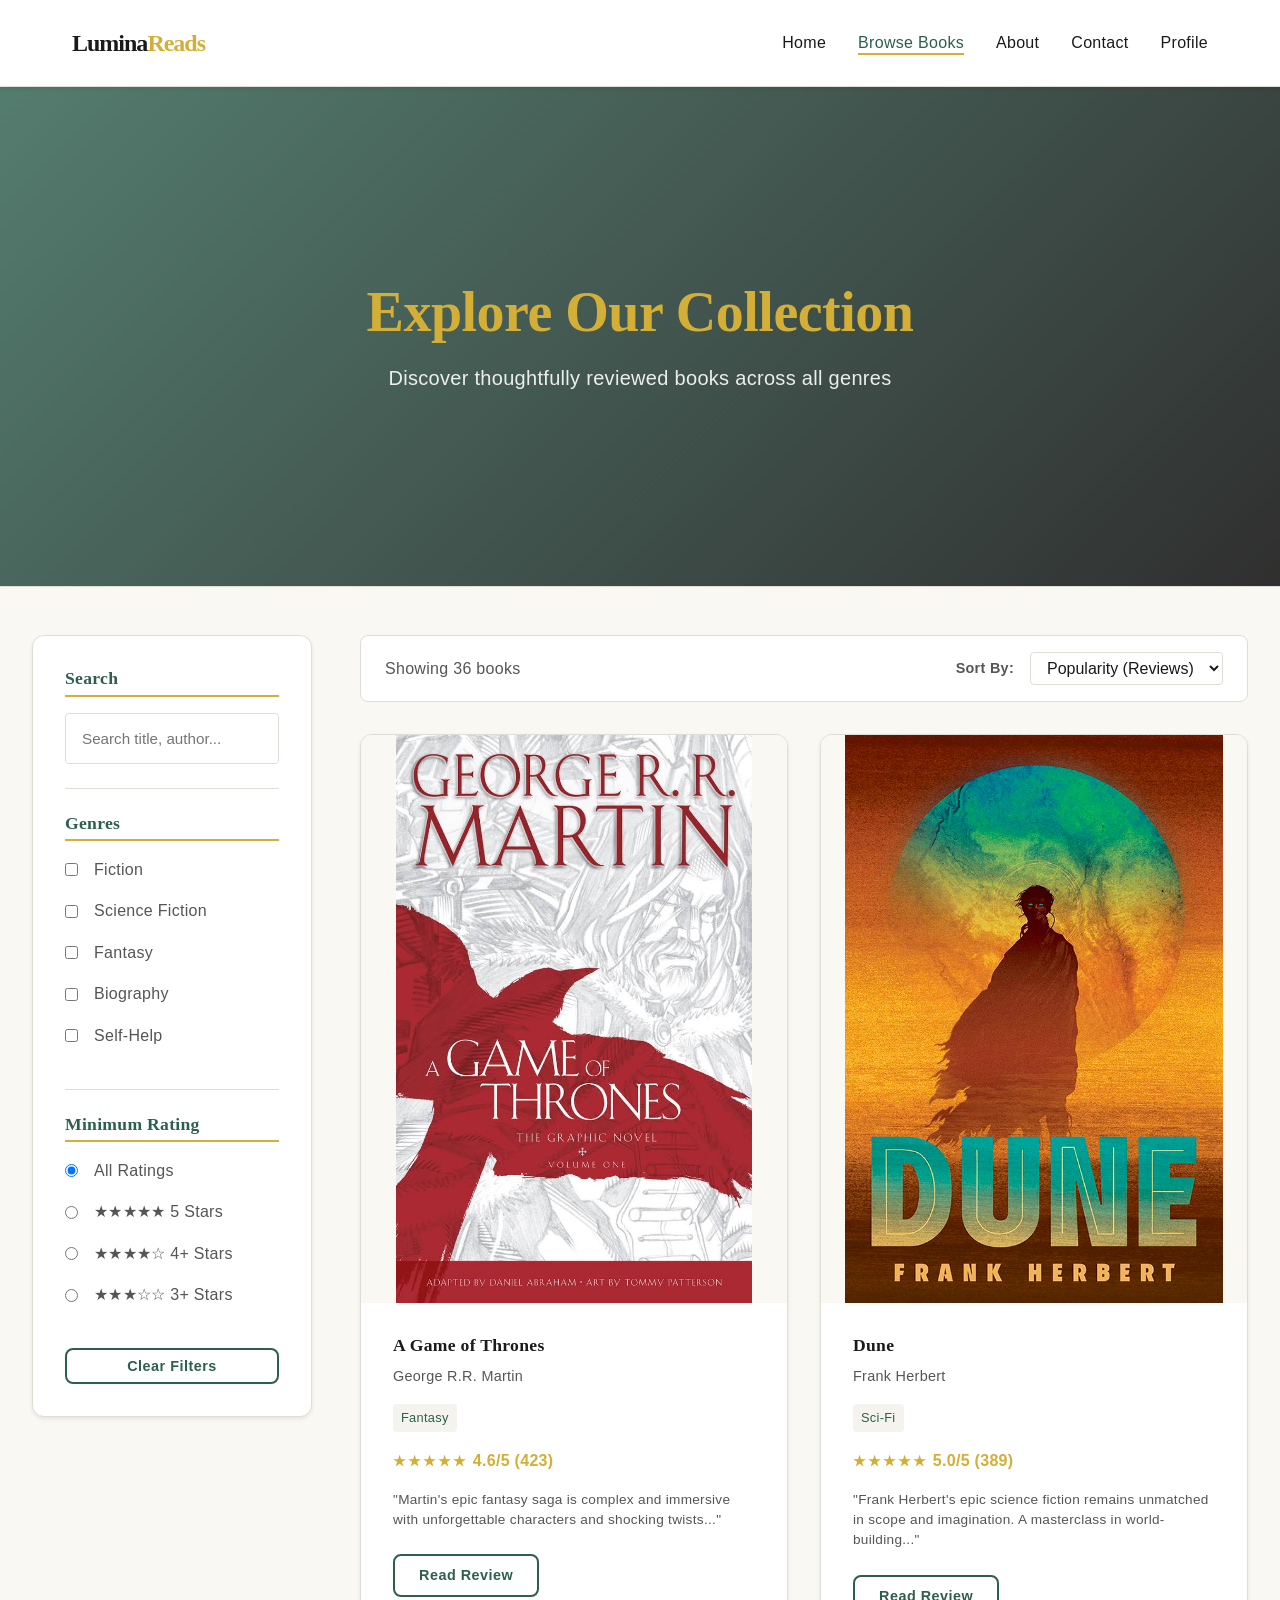
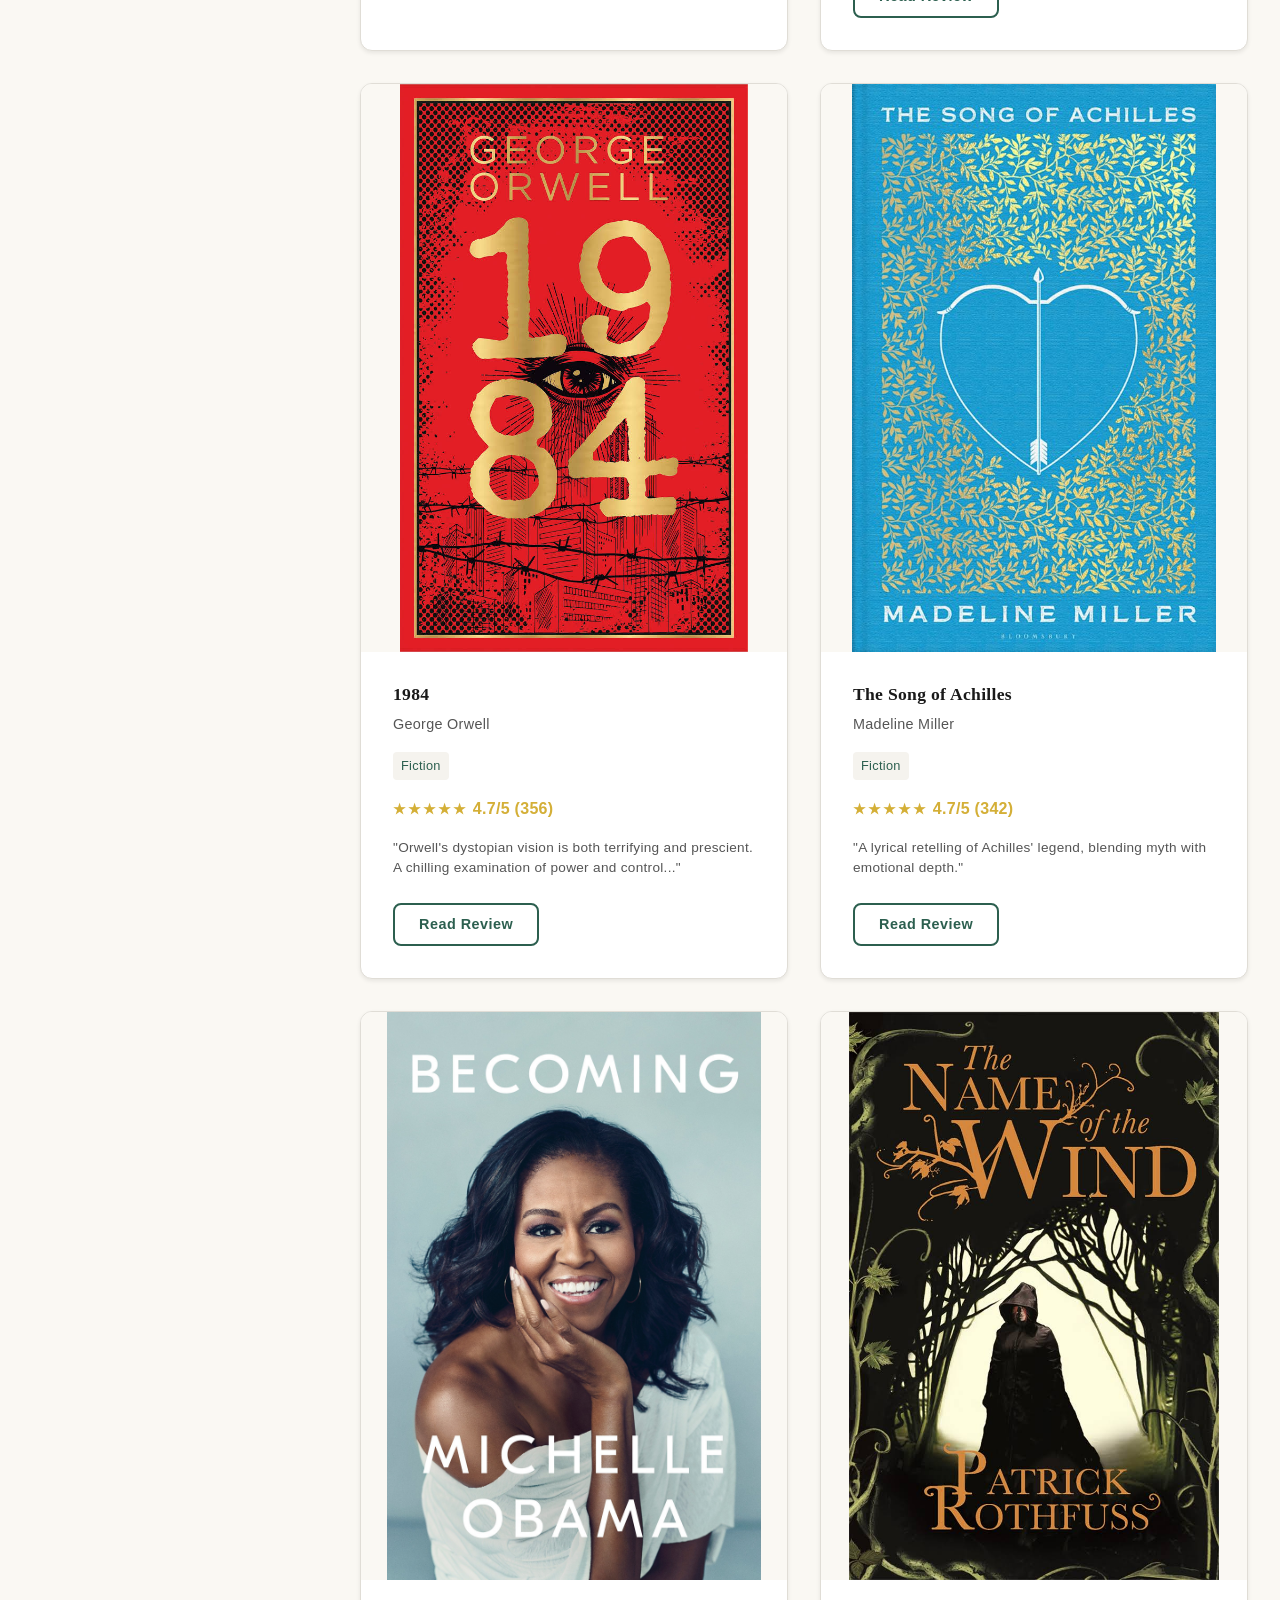
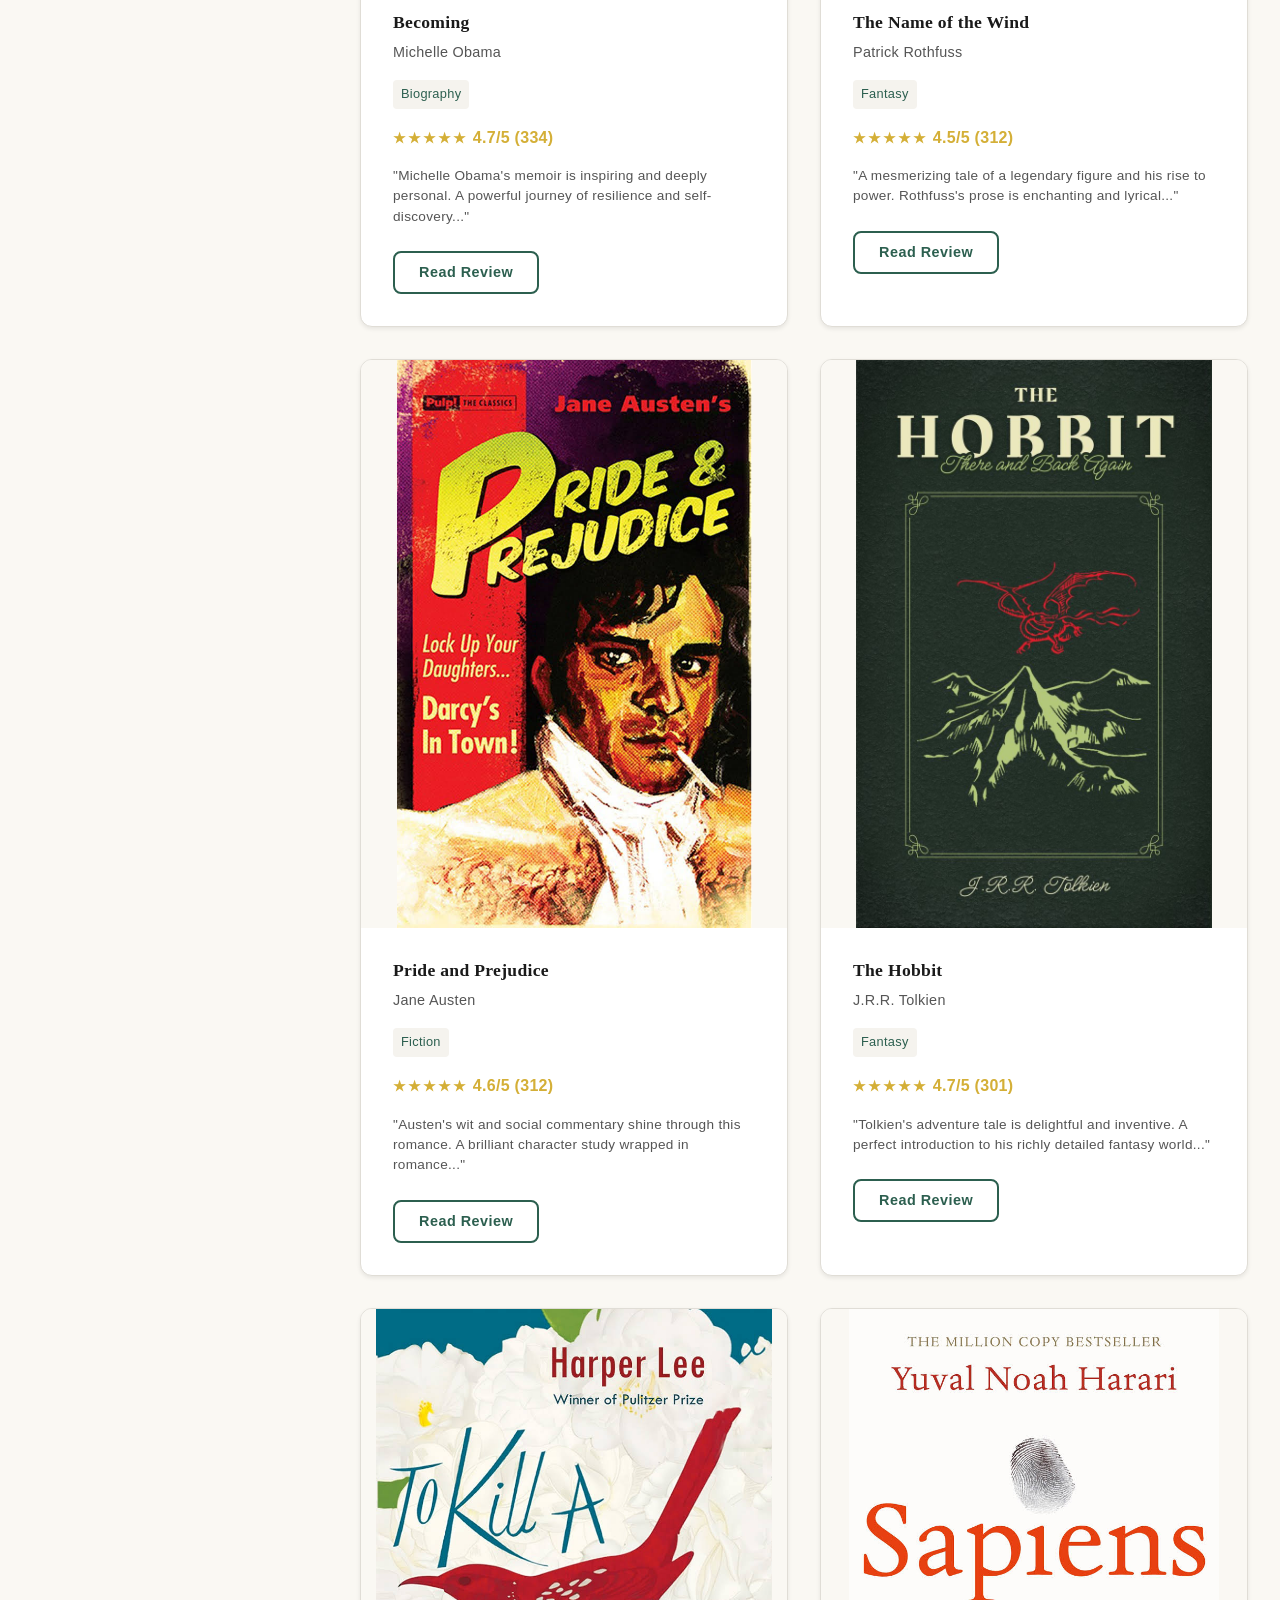
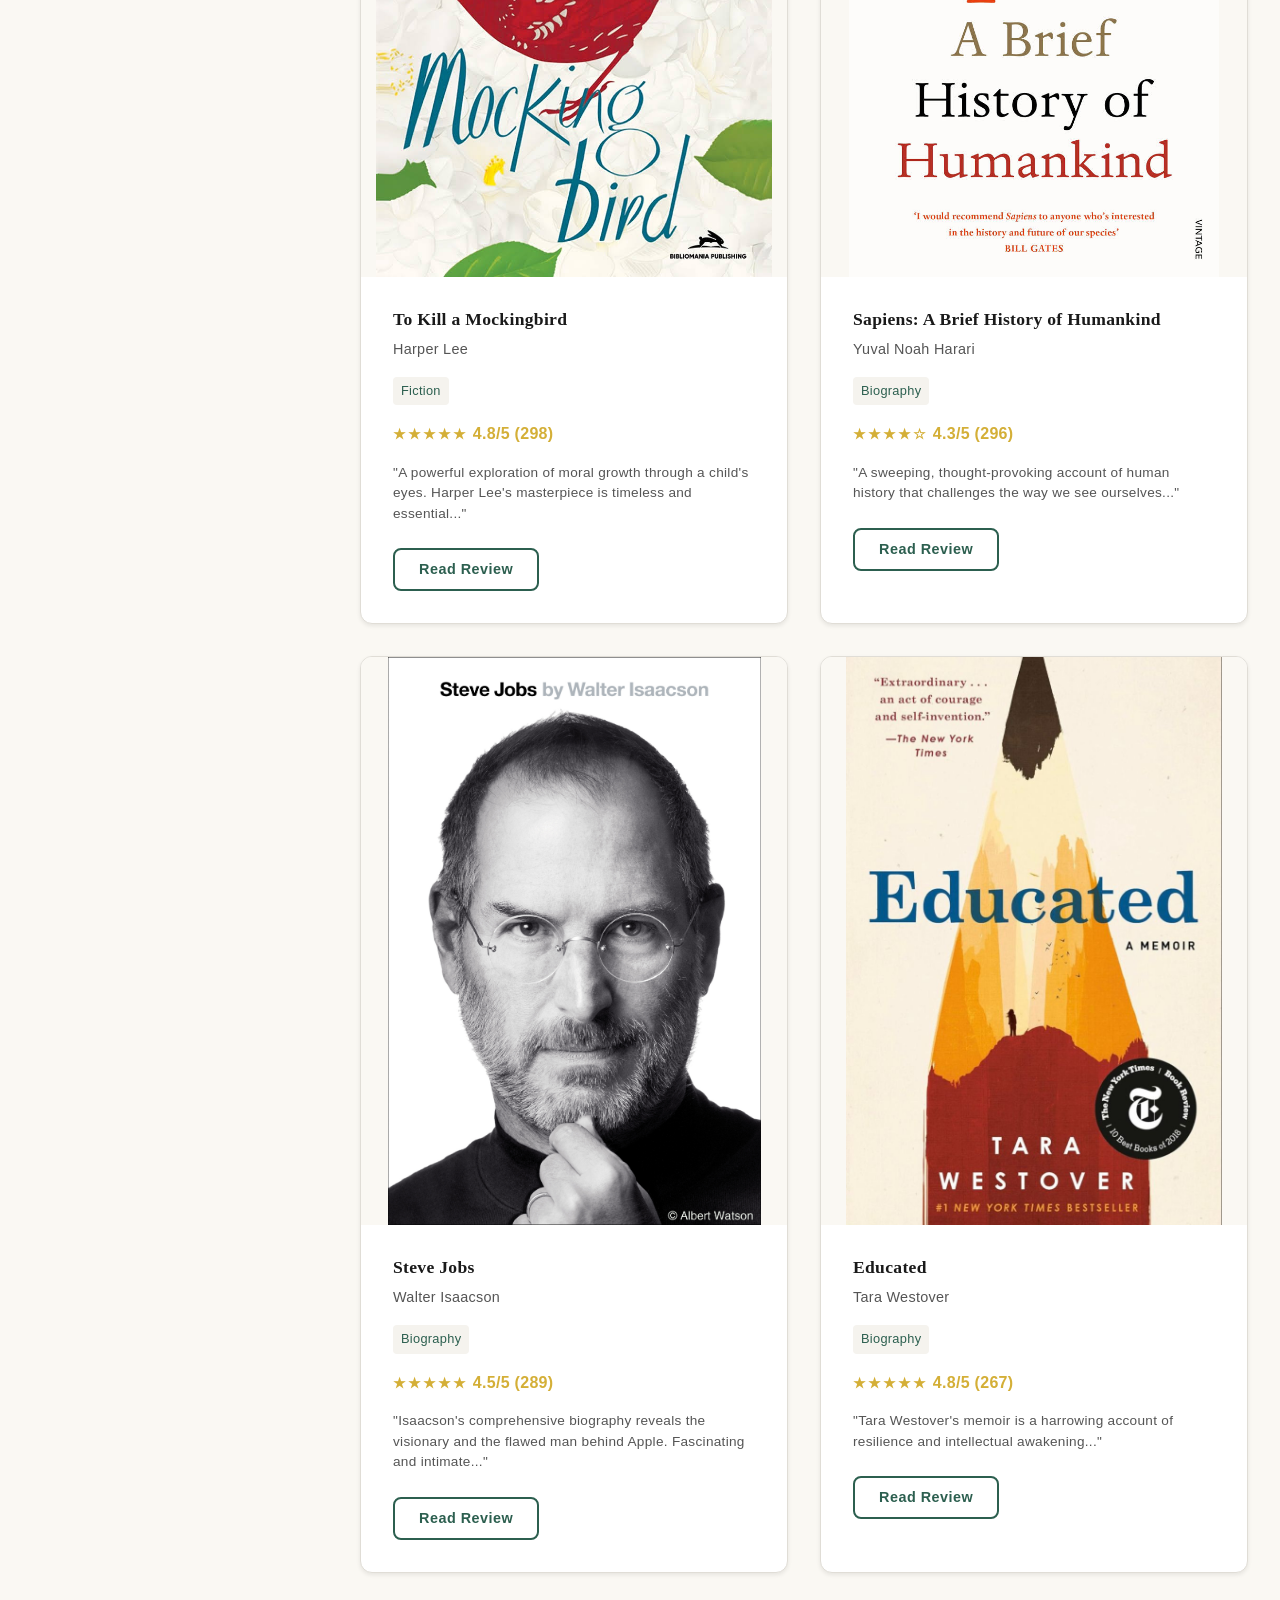
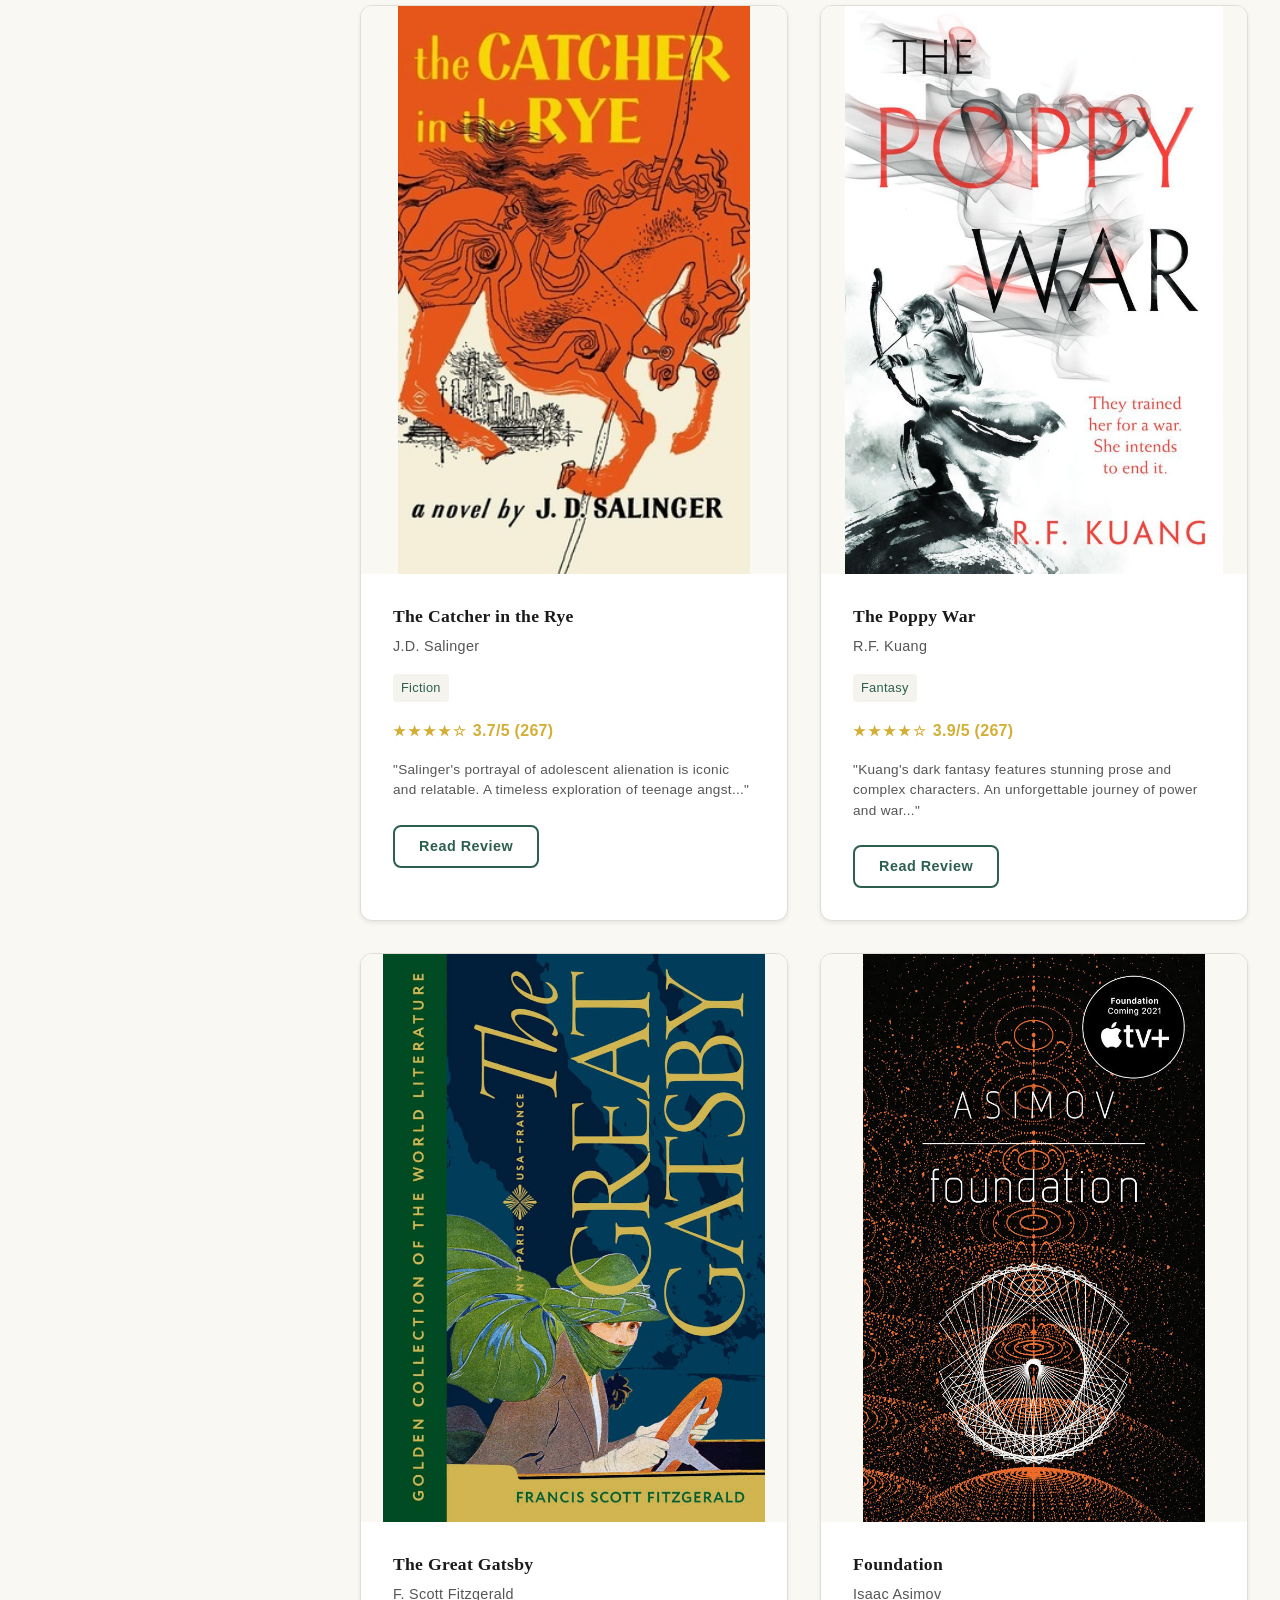
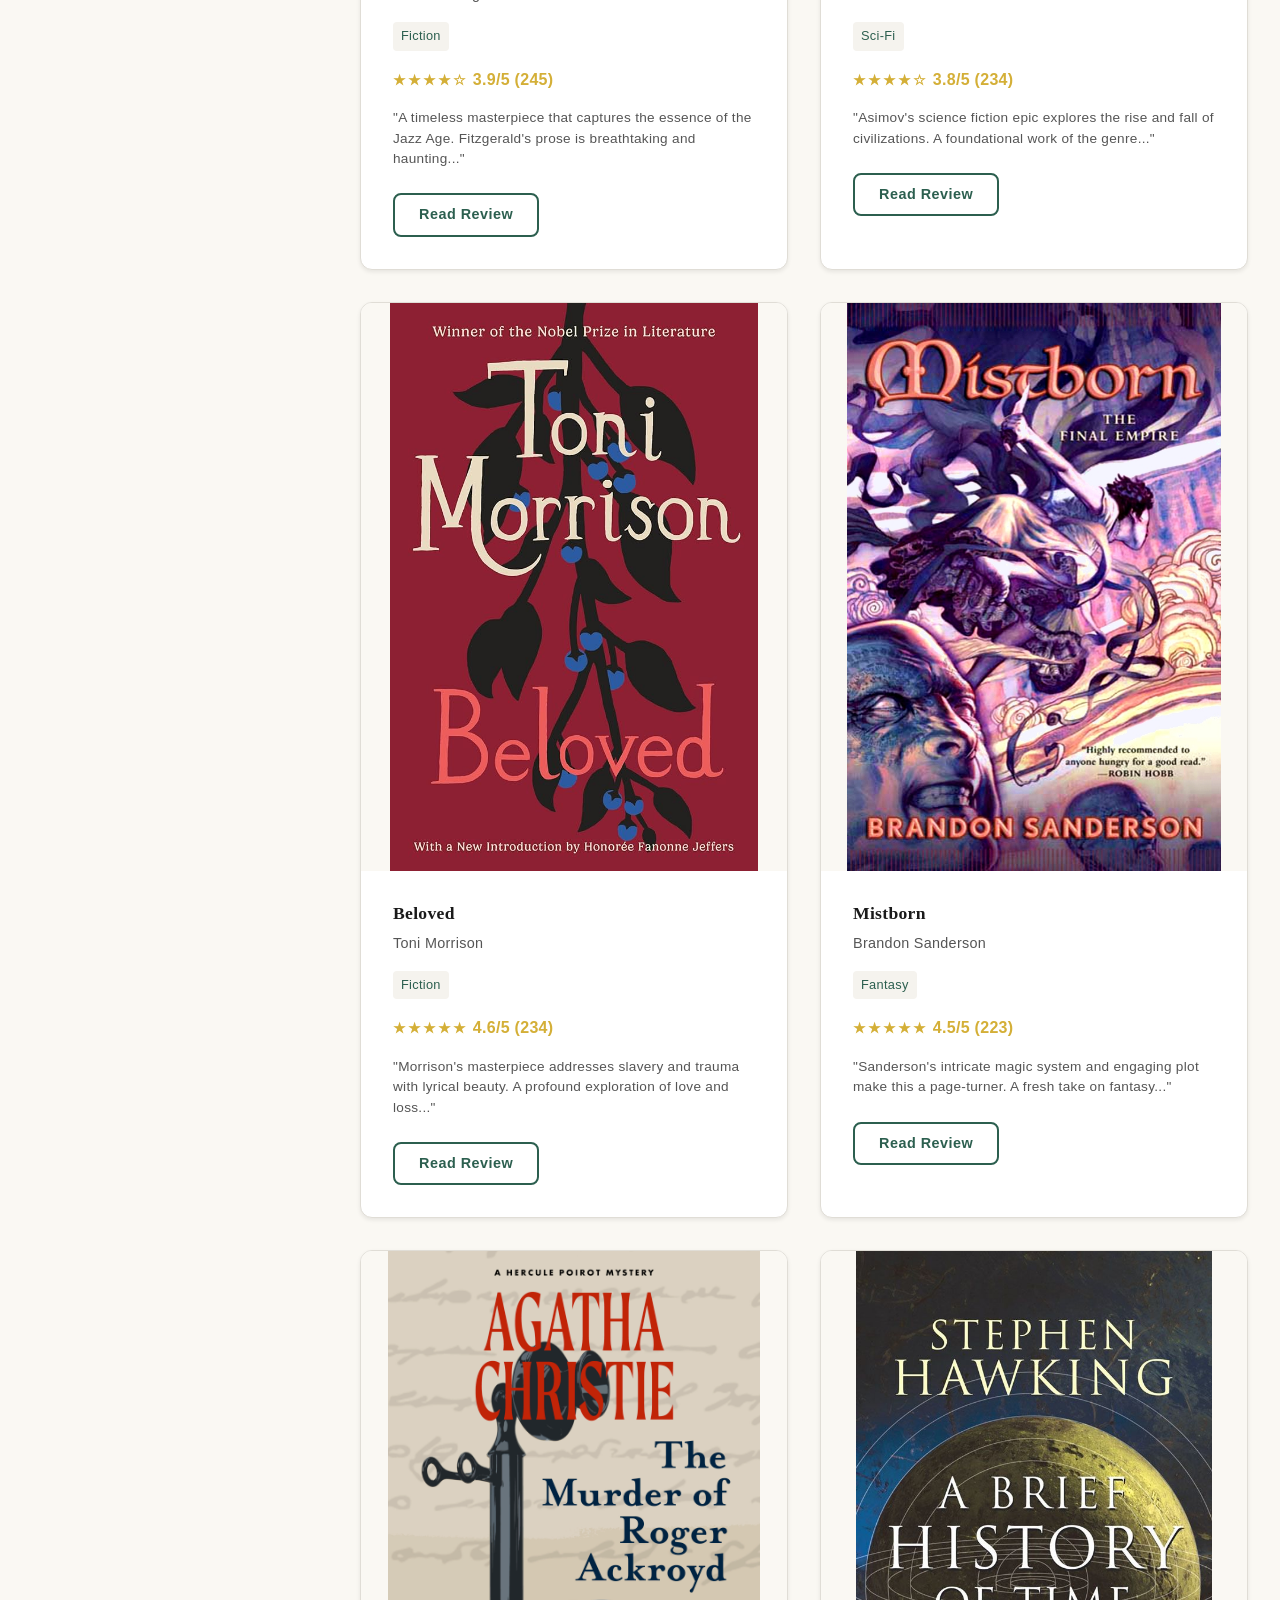
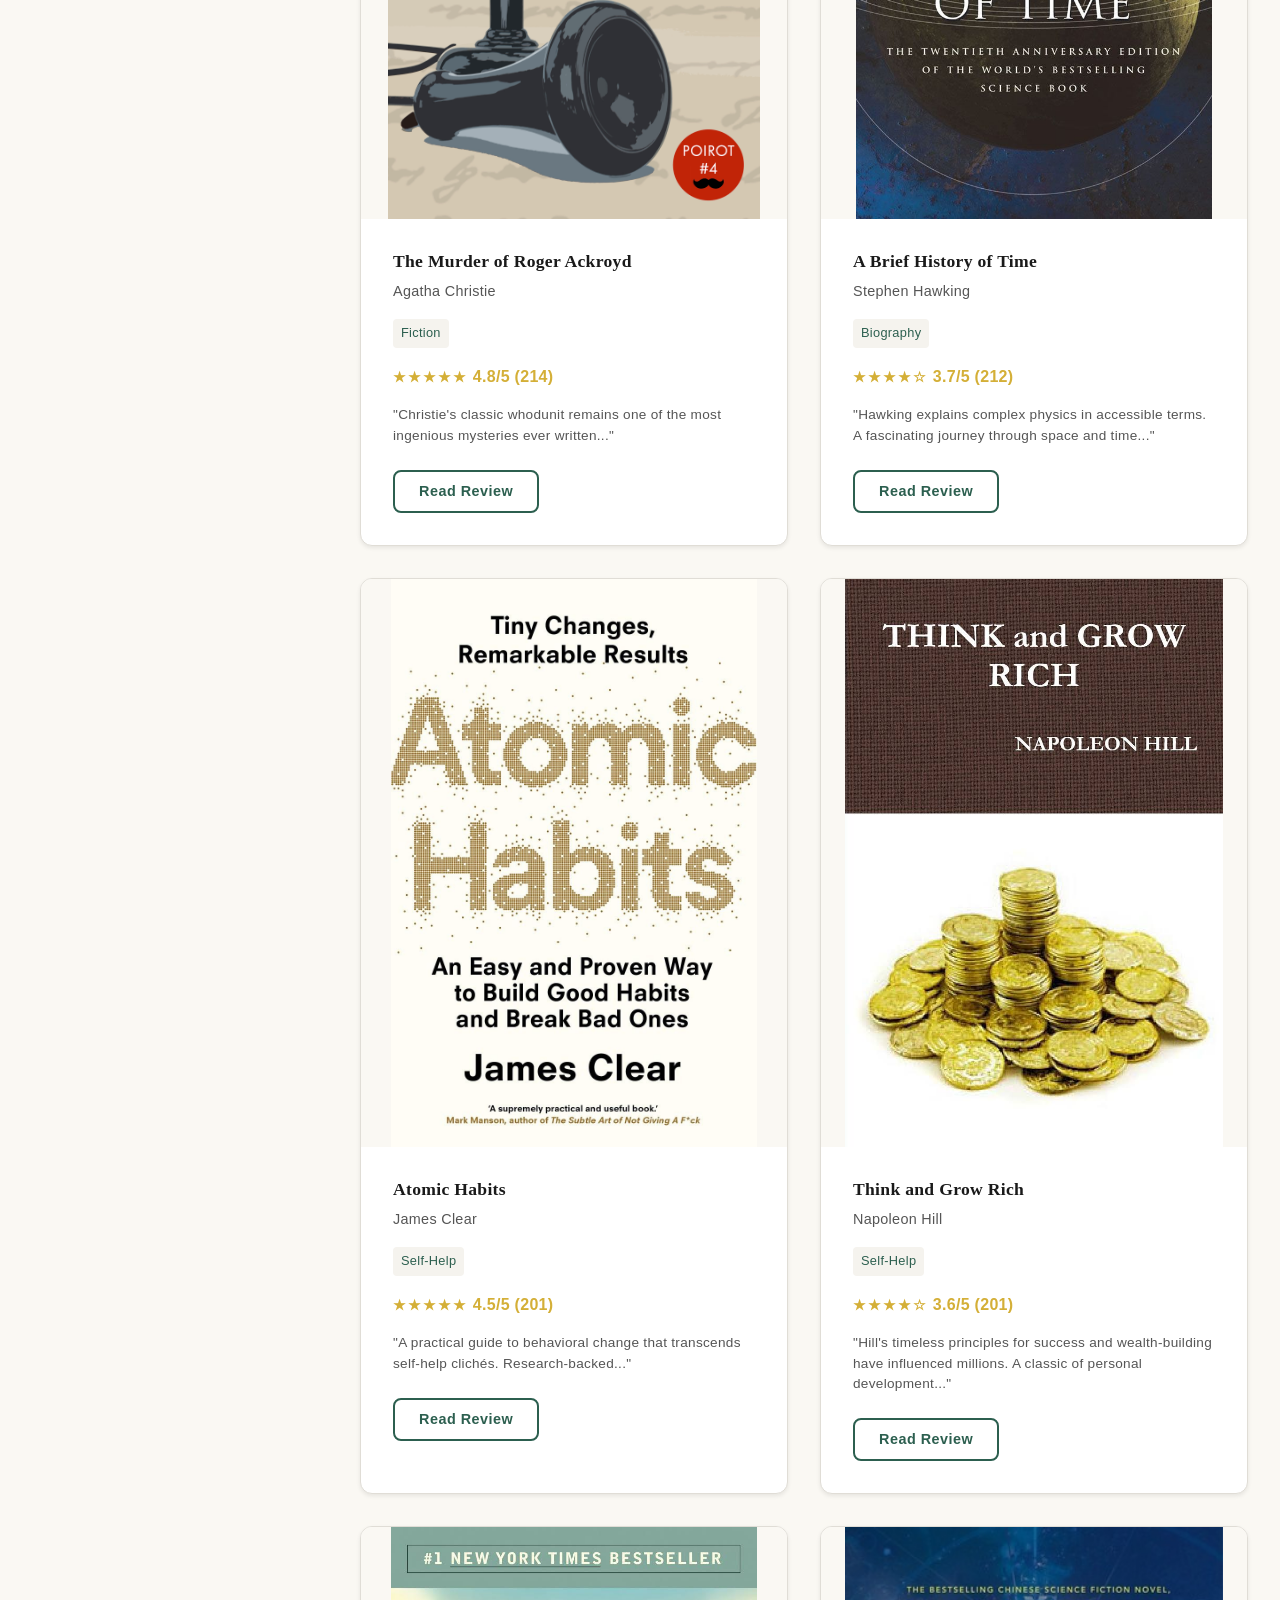
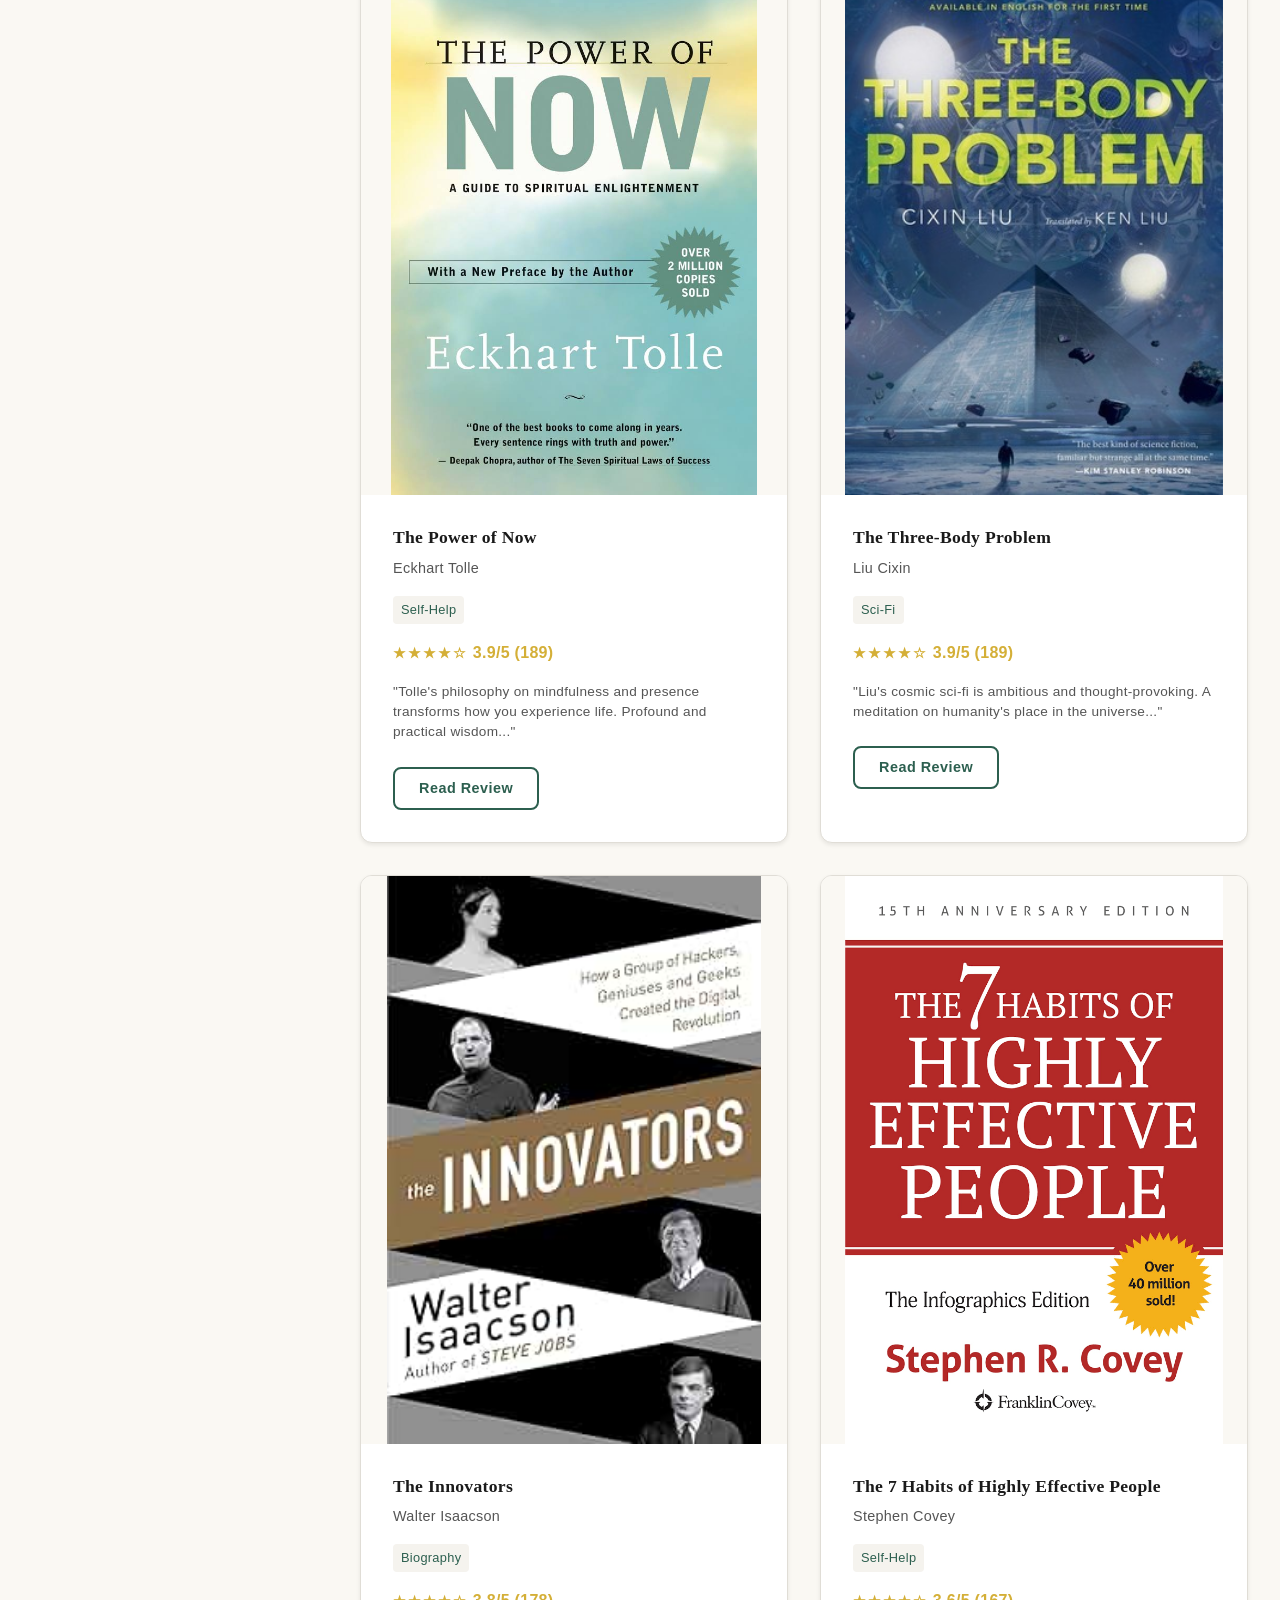
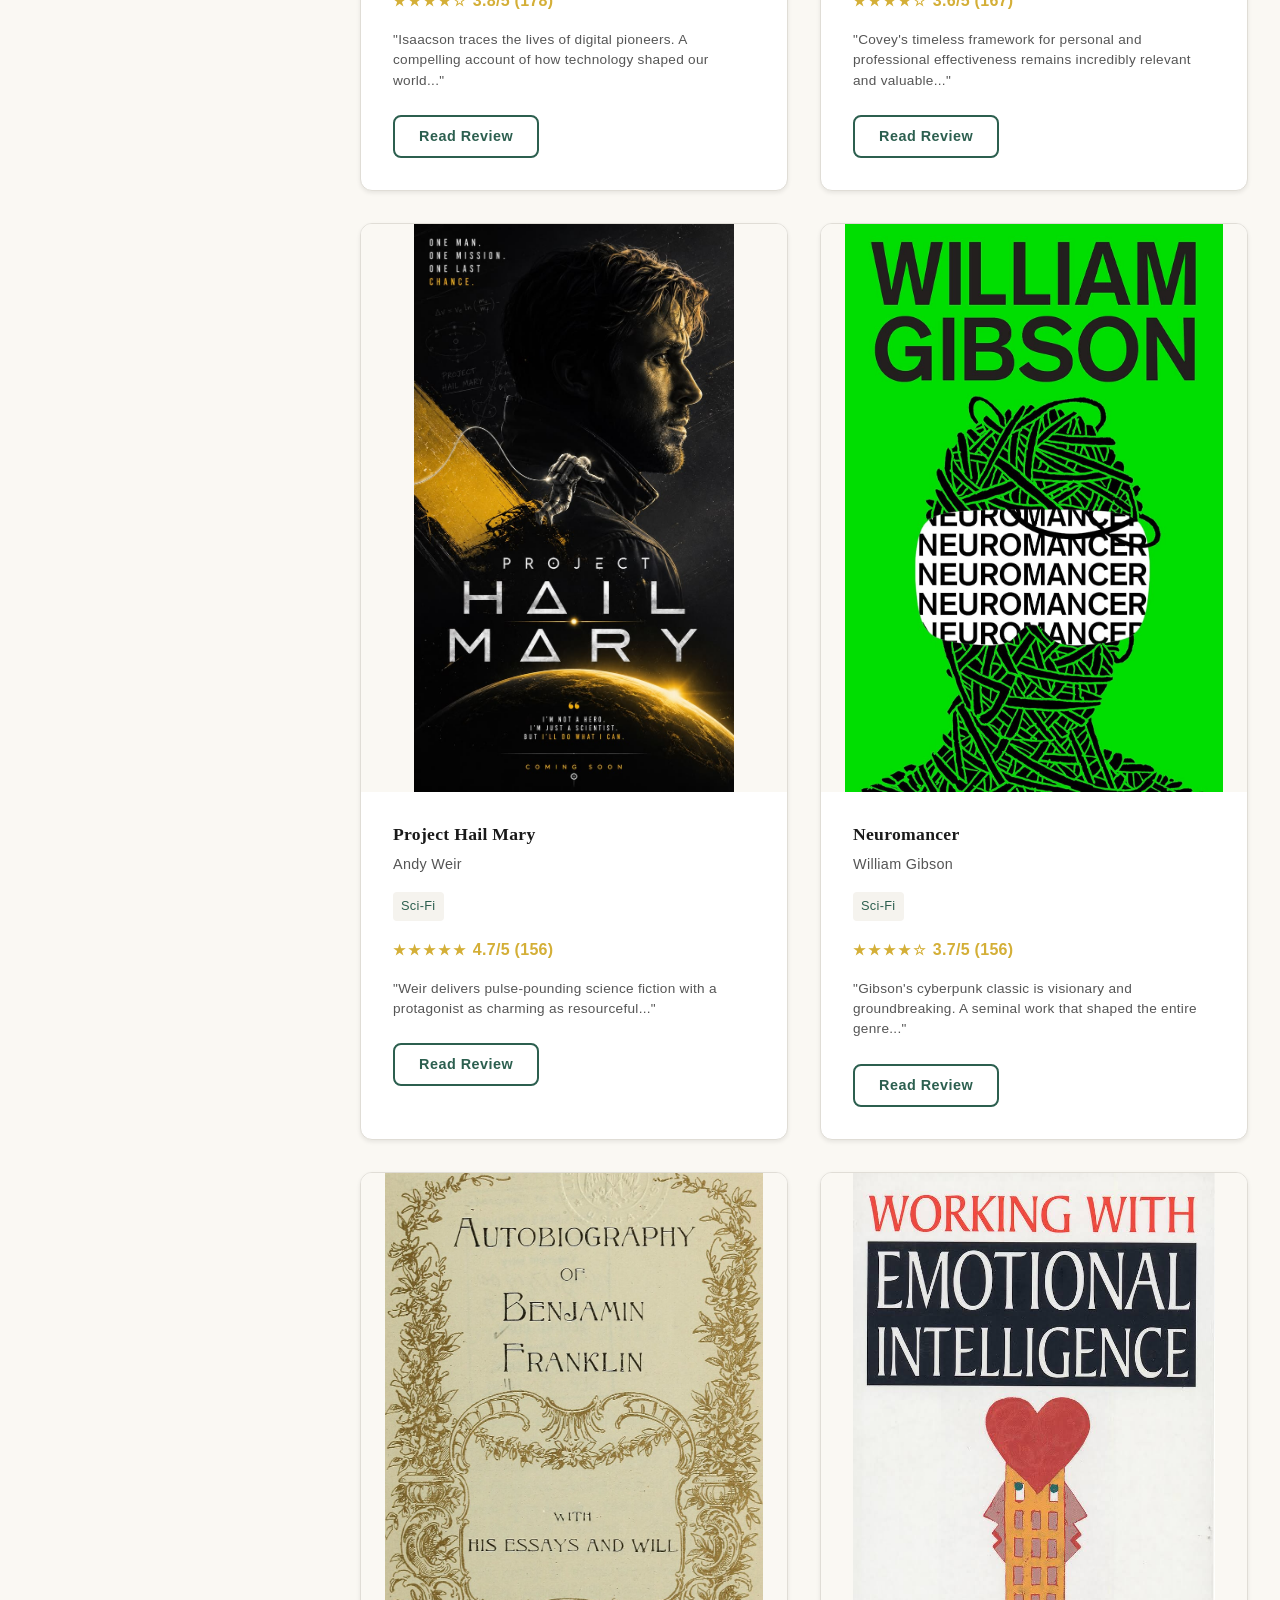
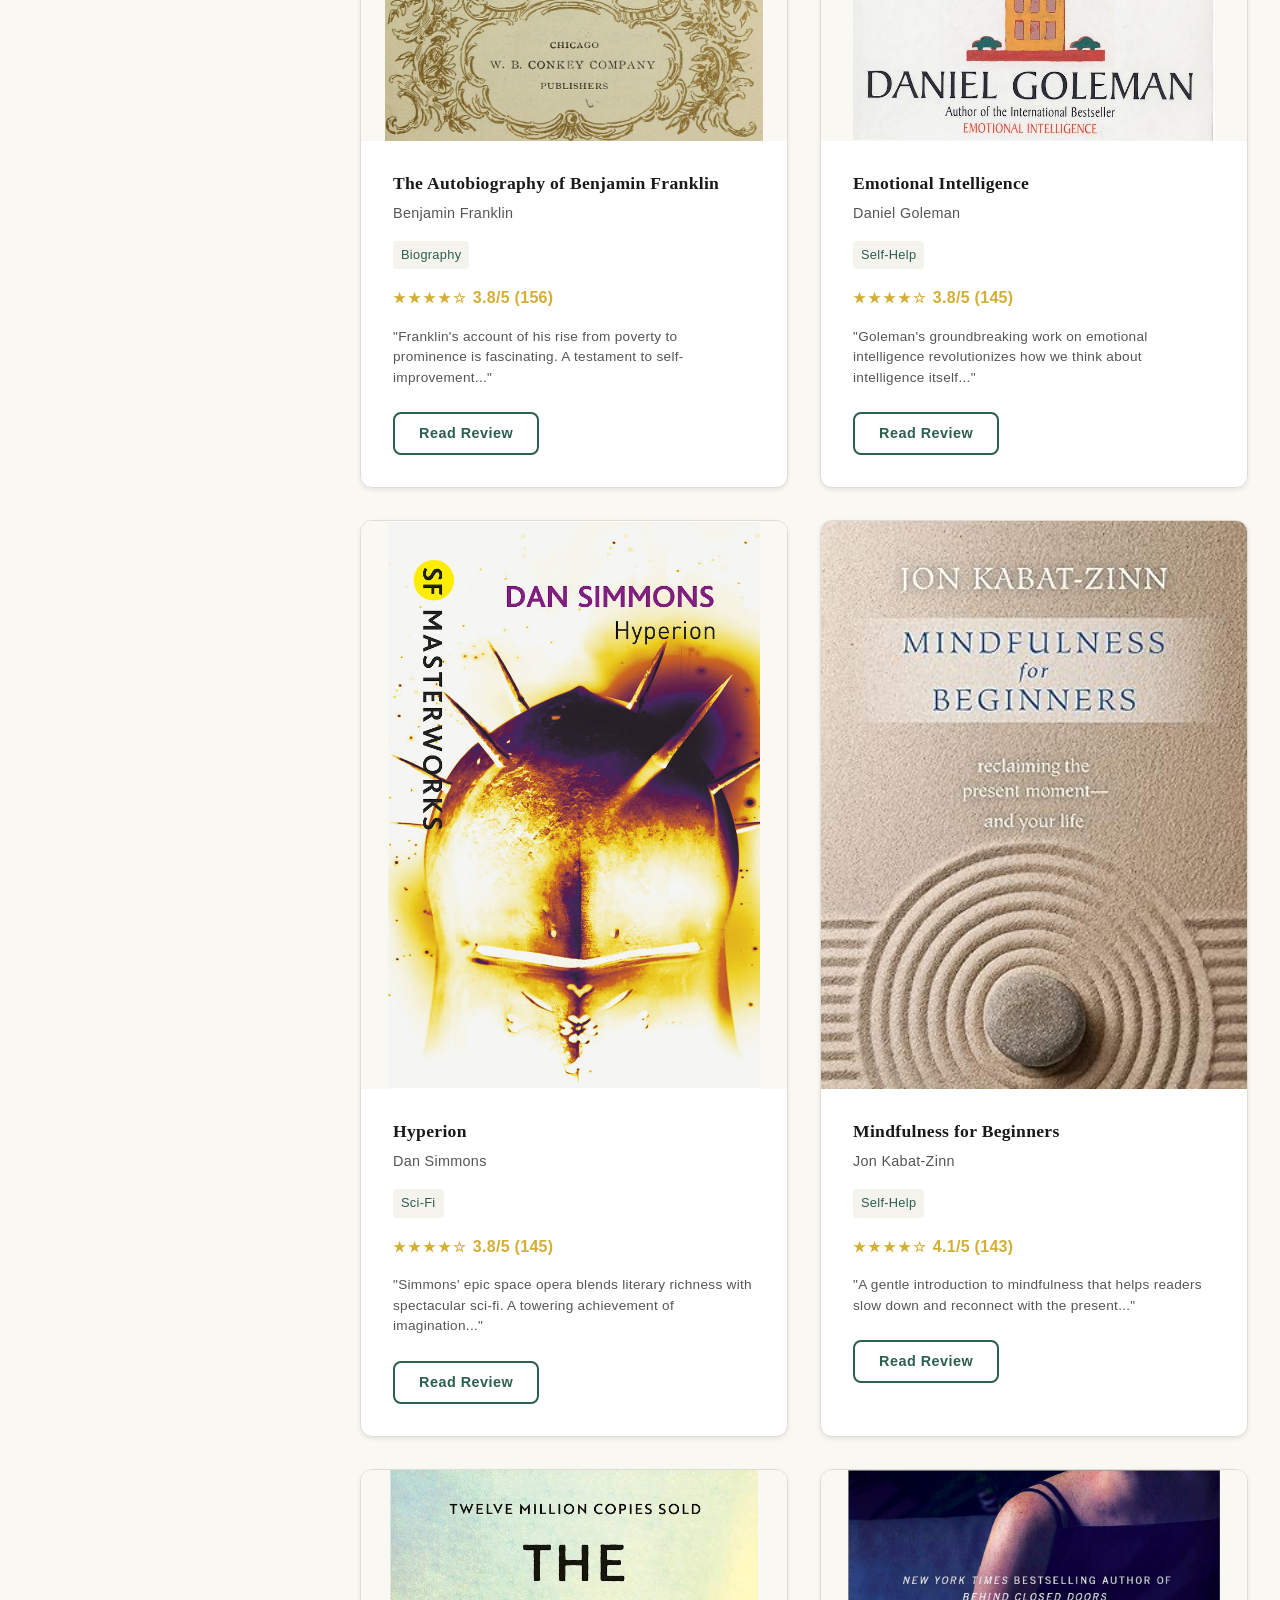
<file: books.html>
<!DOCTYPE html>
<html lang="en">
<head>
  <meta charset="UTF-8">
  <meta name="viewport" content="width=device-width, initial-scale=1.0">
  <meta name="description" content="Browse and filter our extensive collection of book reviews">
  <title>Browse Books - LuminaReads</title>
  <link rel="stylesheet" href="css/styles.css">
</head>
<body>
  <!-- ============================================================
       HEADER & NAVIGATION
       ============================================================ -->
  <header>
    <div class="header-container">
      <div class="logo">Lumina<span>Reads</span></div>
      <button class="mobile-menu-toggle" aria-label="Toggle menu" aria-expanded="false">☰</button>
      <nav>
        <ul>
          <li><a href="index.html">Home</a></li>
          <li><a href="books.html" class="active">Browse Books</a></li>
          <li><a href="about.html">About</a></li>
          <li><a href="contact.html">Contact</a></li>
          <li><a href="profile.html">Profile</a></li>
        </ul>
      </nav>
    </div>
  </header>

  <!-- ============================================================
       PAGE TITLE
       ============================================================ -->
  <section class="hero" style="background-color: var(--hover-bg); padding: var(--spacing-xl) var(--spacing-lg); border-bottom: 1px solid var(--border-color);">
    <div class="container">
      <h1 style="color: #d4af37; margin-bottom: var(--spacing-sm);">Explore Our Collection</h1>
      <p class="subtitle" style="margin: 0;">Discover thoughtfully reviewed books across all genres</p>
    </div>
  </section>

  <!-- ============================================================
       FILTERS SECTION
       ============================================================ -->
  <section class="section" style="padding: 0;">
    <div class="content-wrapper">
      <!-- Sidebar Filters -->
      <aside class="sidebar">
        <div class="filter-group" style="margin-bottom: var(--spacing-md); border-bottom: 1px solid var(--border-color); padding-bottom: var(--spacing-md);">
          <h4 style="font-family: var(--font-serif); font-size: 1.1rem; color: var(--secondary); margin-bottom: var(--spacing-sm); border-bottom: 2px solid var(--accent); padding-bottom: 5px;">Search</h4>
          <input type="text" id="search-input" placeholder="Search title, author..." style="width: 100%; padding: var(--spacing-sm); border: 1px solid var(--border-color); border-radius: var(--radius-sm); font-size: 0.95rem; margin-bottom: 0;">
        </div>
        
        <div class="filter-group" style="margin-bottom: var(--spacing-md); border-bottom: 1px solid var(--border-color); padding-bottom: var(--spacing-md);">
          <h4 style="font-family: var(--font-serif); font-size: 1.1rem; color: var(--secondary); margin-bottom: var(--spacing-sm); border-bottom: 2px solid var(--accent); padding-bottom: 5px;">Genres</h4>
          <div class="filter-option">
            <input type="checkbox" id="genre-fiction" value="Fiction" class="genre-checkbox">
            <label for="genre-fiction">Fiction</label>
          </div>
          <div class="filter-option">
            <input type="checkbox" id="genre-scifi" value="Sci-Fi" class="genre-checkbox">
            <label for="genre-scifi">Science Fiction</label>
          </div>
          <div class="filter-option">
            <input type="checkbox" id="genre-fantasy" value="Fantasy" class="genre-checkbox">
            <label for="genre-fantasy">Fantasy</label>
          </div>
          <div class="filter-option">
            <input type="checkbox" id="genre-biography" value="Biography" class="genre-checkbox">
            <label for="genre-biography">Biography</label>
          </div>
          <div class="filter-option">
            <input type="checkbox" id="genre-selfhelp" value="Self-Help" class="genre-checkbox">
            <label for="genre-selfhelp">Self-Help</label>
          </div>
        </div>

        <div class="filter-group" style="margin-bottom: var(--spacing-md); padding-bottom: 0;">
          <h4 style="font-family: var(--font-serif); font-size: 1.1rem; color: var(--secondary); margin-bottom: var(--spacing-sm); border-bottom: 2px solid var(--accent); padding-bottom: 5px;">Minimum Rating</h4>
          <div class="filter-option">
            <input type="radio" name="rating-filter" id="rating-all" value="0" checked>
            <label for="rating-all">All Ratings</label>
          </div>
          <div class="filter-option">
            <input type="radio" name="rating-filter" id="rating-5" value="5">
            <label for="rating-5">★★★★★ 5 Stars</label>
          </div>
          <div class="filter-option">
            <input type="radio" name="rating-filter" id="rating-4" value="4">
            <label for="rating-4">★★★★☆ 4+ Stars</label>
          </div>
          <div class="filter-option">
            <input type="radio" name="rating-filter" id="rating-3" value="3">
            <label for="rating-3">★★★☆☆ 3+ Stars</label>
          </div>
        </div>

        <button id="clear-filters-btn" class="btn btn-small btn-secondary" style="width: 100%; margin-top: var(--spacing-sm); justify-content: center;">Clear Filters</button>
      </aside>

      <!-- Main Directory Area -->
      <main class="main-content">
        <!-- Top Toolbar with Sort & Summary -->
        <div style="background-color: var(--surface); padding: var(--spacing-sm) var(--spacing-md); border-radius: var(--radius-md); border: 1px solid var(--border-color); margin-bottom: var(--spacing-lg); display: flex; justify-content: space-between; align-items: center; flex-wrap: wrap; gap: var(--spacing-sm);">
          <div id="results-count" style="font-weight: 500; color: var(--text-secondary);">Showing all books</div>
          <div style="display: flex; align-items: center; gap: var(--spacing-sm);">
            <label for="sort-select" style="font-weight: 600; font-size: 0.9rem; color: var(--text-secondary); margin: 0; white-space: nowrap;">Sort By:</label>
            <select id="sort-select" style="padding: 6px 12px; border: 1px solid var(--border-color); border-radius: var(--radius-sm); background-color: var(--surface); cursor: pointer; margin-bottom: 0; width: auto;">
              <option value="popularity">Popularity (Reviews)</option>
              <option value="rating">Top Rated</option>
              <option value="az">A - Z</option>
              <option value="za">Z - A</option>
            </select>
          </div>
        </div>

        <div class="grid grid-3" id="books-grid">
        <!-- Book 1 -->
        <div class="book-card">
          <div class="book-card-image">
            <img src="photo/71ls-I6A5KL._SY466_.jpg" alt="The Midnight Library cover">
          </div>
          <div class="book-card-content">
            <h3 class="book-card-title">The Midnight Library</h3>
            <p class="book-card-author">Matt Haig</p>
            <div style="margin-bottom: var(--spacing-sm);">
              <span style="display: inline-block; background-color: var(--hover-bg); padding: 4px 8px; border-radius: var(--radius-sm); font-size: 0.8rem; color: var(--secondary);">Fiction</span>
            </div>
            <div class="rating">
              <span class="stars">★★★★★</span> 5.0/5 (124)
            </div>
            <p class="review-snippet">"A haunting exploration of life's what-ifs and infinite possibilities..."</p>
            <div class="book-card-footer">
              <a href="book-detail.html" class="btn btn-small btn-secondary">Read Review</a>
            </div>
          </div>
        </div>

        <!-- Book 2 -->
        <div class="book-card">
          <div class="book-card-image">
            <img src="photo/c7efa512074c8d2f6c0bedf97f8e0511.jpg" alt="Piranesi cover">
          </div>
          <div class="book-card-content">
            <h3 class="book-card-title">Piranesi</h3>
            <p class="book-card-author">Susanna Clarke</p>
            <div style="margin-bottom: var(--spacing-sm);">
              <span style="display: inline-block; background-color: var(--hover-bg); padding: 4px 8px; border-radius: var(--radius-sm); font-size: 0.8rem; color: var(--secondary);">Fantasy</span>
            </div>
            <div class="rating">
              <span class="stars">★★★★★</span> 4.6/5 (89)
            </div>
            <p class="review-snippet">"An enigmatic masterpiece that defies genre. Mesmerizing and unsettling..."</p>
            <div class="book-card-footer">
              <a href="book-detail.html" class="btn btn-small btn-secondary">Read Review</a>
            </div>
          </div>
        </div>

        <!-- Book 3 -->
        <div class="book-card">
          <div class="book-card-image">
            <img src="photo/Project Hail Mary.jpg" alt="Project Hail Mary cover">
          </div>
          <div class="book-card-content">
            <h3 class="book-card-title">Project Hail Mary</h3>
            <p class="book-card-author">Andy Weir</p>
            <div style="margin-bottom: var(--spacing-sm);">
              <span style="display: inline-block; background-color: var(--hover-bg); padding: 4px 8px; border-radius: var(--radius-sm); font-size: 0.8rem; color: var(--secondary);">Sci-Fi</span>
            </div>
            <div class="rating">
              <span class="stars">★★★★★</span> 4.7/5 (156)
            </div>
            <p class="review-snippet">"Weir delivers pulse-pounding science fiction with a protagonist as charming as resourceful..."</p>
            <div class="book-card-footer">
              <a href="book-detail.html" class="btn btn-small btn-secondary">Read Review</a>
            </div>
          </div>
        </div>

        <!-- Book 4 -->
        <div class="book-card">
          <div class="book-card-image">
            <img src="photo/AtomicHabits.jpg" alt="Atomic Habits cover">
          </div>
          <div class="book-card-content">
            <h3 class="book-card-title">Atomic Habits</h3>
            <p class="book-card-author">James Clear</p>
            <div style="margin-bottom: var(--spacing-sm);">
              <span style="display: inline-block; background-color: var(--hover-bg); padding: 4px 8px; border-radius: var(--radius-sm); font-size: 0.8rem; color: var(--secondary);">Self-Help</span>
            </div>
            <div class="rating">
              <span class="stars">★★★★★</span> 4.5/5 (201)
            </div>
            <p class="review-snippet">"A practical guide to behavioral change that transcends self-help clichés. Research-backed..."</p>
            <div class="book-card-footer">
              <a href="book-detail.html" class="btn btn-small btn-secondary">Read Review</a>
            </div>
          </div>
        </div>
        <!-- Book 5 -->
        <div class="book-card">
          <div class="book-card-image">
            <img src="photo/song-of-achilles.jpg" alt="The Song of Achilles cover">
          </div>
          <div class="book-card-content">
            <h3 class="book-card-title">The Song of Achilles</h3>
            <p class="book-card-author">Madeline Miller</p>
            <div style="margin-bottom: var(--spacing-sm);">
              <span style="display: inline-block; background-color: var(--hover-bg); padding: 4px 8px; border-radius: var(--radius-sm); font-size: 0.8rem; color: var(--secondary);">Fiction</span>
            </div>
            <div class="rating">
              <span class="stars">★★★★★</span> 4.7/5 (342)
            </div>
            <p class="review-snippet">"A lyrical retelling of Achilles' legend, blending myth with emotional depth."</p>
            <div class="book-card-footer">
              <a href="book-detail.html" class="btn btn-small btn-secondary">Read Review</a>
            </div>
          </div>
        </div>



        <!-- Book 6 -->
        <div class="book-card">
          <div class="book-card-image">
            <img src="photo/Educated.jpg" alt="Educated cover">
          </div>
          <div class="book-card-content">
            <h3 class="book-card-title">Educated</h3>
            <p class="book-card-author">Tara Westover</p>
            <div style="margin-bottom: var(--spacing-sm);">
              <span style="display: inline-block; background-color: var(--hover-bg); padding: 4px 8px; border-radius: var(--radius-sm); font-size: 0.8rem; color: var(--secondary);">Biography</span>
            </div>
            <div class="rating">
              <span class="stars">★★★★★</span> 4.8/5 (267)
            </div>
            <p class="review-snippet">"Tara Westover's memoir is a harrowing account of resilience and intellectual awakening..."</p>
            <div class="book-card-footer">
              <a href="book-detail.html" class="btn btn-small btn-secondary">Read Review</a>
            </div>
          </div>
        </div>

        <!-- Book 7 -->
        <div class="book-card">
          <div class="book-card-image">
            <img src="photo/To kill a morking bird.jpg" alt="To Kill a Mockingbird cover">
          </div>
          <div class="book-card-content">
            <h3 class="book-card-title">To Kill a Mockingbird</h3>
            <p class="book-card-author">Harper Lee</p>
            <div style="margin-bottom: var(--spacing-sm);">
              <span style="display: inline-block; background-color: var(--hover-bg); padding: 4px 8px; border-radius: var(--radius-sm); font-size: 0.8rem; color: var(--secondary);">Fiction</span>
            </div>
            <div class="rating">
              <span class="stars">★★★★★</span> 4.8/5 (298)
            </div>
            <p class="review-snippet">"A powerful exploration of moral growth through a child's eyes. Harper Lee's masterpiece is timeless and essential..."</p>
            <div class="book-card-footer">
              <a href="book-detail.html" class="btn btn-small btn-secondary">Read Review</a>
            </div>
          </div>
        </div>

        <!-- Book 8 -->
        <div class="book-card">
          <div class="book-card-image">
            <img src="photo/The Name of the Wind.jpg" alt="The Name of the Wind cover">
          </div>
          <div class="book-card-content">
            <h3 class="book-card-title">The Name of the Wind</h3>
            <p class="book-card-author">Patrick Rothfuss</p>
            <div style="margin-bottom: var(--spacing-sm);">
              <span style="display: inline-block; background-color: var(--hover-bg); padding: 4px 8px; border-radius: var(--radius-sm); font-size: 0.8rem; color: var(--secondary);">Fantasy</span>
            </div>
            <div class="rating">
              <span class="stars">★★★★★</span> 4.5/5 (312)
            </div>
            <p class="review-snippet">"A mesmerizing tale of a legendary figure and his rise to power. Rothfuss's prose is enchanting and lyrical..."</p>
            <div class="book-card-footer">
              <a href="book-detail.html" class="btn btn-small btn-secondary">Read Review</a>
            </div>
          </div>
        </div>

        <!-- Book 9 -->
        <div class="book-card">
          <div class="book-card-image">
            <img src="photo/Foundation.jpg" alt="Foundation cover">
          </div>
          <div class="book-card-content">
            <h3 class="book-card-title">Foundation</h3>
            <p class="book-card-author">Isaac Asimov</p>
            <div style="margin-bottom: var(--spacing-sm);">
              <span style="display: inline-block; background-color: var(--hover-bg); padding: 4px 8px; border-radius: var(--radius-sm); font-size: 0.8rem; color: var(--secondary);">Sci-Fi</span>
            </div>
            <div class="rating">
              <span class="stars">★★★★☆</span> 3.8/5 (234)
            </div>
            <p class="review-snippet">"Asimov's science fiction epic explores the rise and fall of civilizations. A foundational work of the genre..."</p>
            <div class="book-card-footer">
              <a href="book-detail.html" class="btn btn-small btn-secondary">Read Review</a>
            </div>
          </div>
        </div>

        <!-- Book 10 -->
        <div class="book-card">
          <div class="book-card-image">
            <img src="photo/The Power of Now.jpg" alt="The Power of Now cover">
          </div>
          <div class="book-card-content">
            <h3 class="book-card-title">The Power of Now</h3>
            <p class="book-card-author">Eckhart Tolle</p>
            <div style="margin-bottom: var(--spacing-sm);">
              <span style="display: inline-block; background-color: var(--hover-bg); padding: 4px 8px; border-radius: var(--radius-sm); font-size: 0.8rem; color: var(--secondary);">Self-Help</span>
            </div>
            <div class="rating">
              <span class="stars">★★★★☆</span> 3.9/5 (189)
            </div>
            <p class="review-snippet">"Tolle's philosophy on mindfulness and presence transforms how you experience life. Profound and practical wisdom..."</p>
            <div class="book-card-footer">
              <a href="book-detail.html" class="btn btn-small btn-secondary">Read Review</a>
            </div>
          </div>
        </div>

        <!-- Book 11 -->
        <div class="book-card">
          <div class="book-card-image">
            <img src="photo/1984.jpg" alt="1984 cover">
          </div>
          <div class="book-card-content">
            <h3 class="book-card-title">1984</h3>
            <p class="book-card-author">George Orwell</p>
            <div style="margin-bottom: var(--spacing-sm);">
              <span style="display: inline-block; background-color: var(--hover-bg); padding: 4px 8px; border-radius: var(--radius-sm); font-size: 0.8rem; color: var(--secondary);">Fiction</span>
            </div>
            <div class="rating">
              <span class="stars">★★★★★</span> 4.7/5 (356)
            </div>
            <p class="review-snippet">"Orwell's dystopian vision is both terrifying and prescient. A chilling examination of power and control..."</p>
            <div class="book-card-footer">
              <a href="book-detail.html" class="btn btn-small btn-secondary">Read Review</a>
            </div>
          </div>
        </div>

        <!-- Book 12 -->
        <div class="book-card">
          <div class="book-card-image">
            <img src="photo/A Game of Thrones.jpg" alt="A Game of Thrones cover">
          </div>
          <div class="book-card-content">
            <h3 class="book-card-title">A Game of Thrones</h3>
            <p class="book-card-author">George R.R. Martin</p>
            <div style="margin-bottom: var(--spacing-sm);">
              <span style="display: inline-block; background-color: var(--hover-bg); padding: 4px 8px; border-radius: var(--radius-sm); font-size: 0.8rem; color: var(--secondary);">Fantasy</span>
            </div>
            <div class="rating">
              <span class="stars">★★★★★</span> 4.6/5 (423)
            </div>
            <p class="review-snippet">"Martin's epic fantasy saga is complex and immersive with unforgettable characters and shocking twists..."</p>
            <div class="book-card-footer">
              <a href="book-detail.html" class="btn btn-small btn-secondary">Read Review</a>
            </div>
          </div>
        </div>

        <!-- Book 13 -->
        <div class="book-card">
          <div class="book-card-image">
            <img src="photo/Neuromancer.jpg" alt="Neuromancer cover">
          </div>
          <div class="book-card-content">
            <h3 class="book-card-title">Neuromancer</h3>
            <p class="book-card-author">William Gibson</p>
            <div style="margin-bottom: var(--spacing-sm);">
              <span style="display: inline-block; background-color: var(--hover-bg); padding: 4px 8px; border-radius: var(--radius-sm); font-size: 0.8rem; color: var(--secondary);">Sci-Fi</span>
            </div>
            <div class="rating">
              <span class="stars">★★★★☆</span> 3.7/5 (156)
            </div>
            <p class="review-snippet">"Gibson's cyberpunk classic is visionary and groundbreaking. A seminal work that shaped the entire genre..."</p>
            <div class="book-card-footer">
              <a href="book-detail.html" class="btn btn-small btn-secondary">Read Review</a>
            </div>
          </div>
        </div>

        <!-- Book 14 -->
        <div class="book-card">
          <div class="book-card-image">
            <img src="photo/Steve Jobs.jpg" alt="Steve Jobs cover">
          </div>
          <div class="book-card-content">
            <h3 class="book-card-title">Steve Jobs</h3>
            <p class="book-card-author">Walter Isaacson</p>
            <div style="margin-bottom: var(--spacing-sm);">
              <span style="display: inline-block; background-color: var(--hover-bg); padding: 4px 8px; border-radius: var(--radius-sm); font-size: 0.8rem; color: var(--secondary);">Biography</span>
            </div>
            <div class="rating">
              <span class="stars">★★★★★</span> 4.5/5 (289)
            </div>
            <p class="review-snippet">"Isaacson's comprehensive biography reveals the visionary and the flawed man behind Apple. Fascinating and intimate..."</p>
            <div class="book-card-footer">
              <a href="book-detail.html" class="btn btn-small btn-secondary">Read Review</a>
            </div>
          </div>
        </div>

        <!-- Book 15 -->
        <div class="book-card">
          <div class="book-card-image">
            <img src="photo/The 7 Habits of Highly Effective People.png" alt="The 7 Habits of Highly Effective People cover">
          </div>
          <div class="book-card-content">
            <h3 class="book-card-title">The 7 Habits of Highly Effective People</h3>
            <p class="book-card-author">Stephen Covey</p>
            <div style="margin-bottom: var(--spacing-sm);">
              <span style="display: inline-block; background-color: var(--hover-bg); padding: 4px 8px; border-radius: var(--radius-sm); font-size: 0.8rem; color: var(--secondary);">Self-Help</span>
            </div>
            <div class="rating">
              <span class="stars">★★★★☆</span> 3.6/5 (167)
            </div>
            <p class="review-snippet">"Covey's timeless framework for personal and professional effectiveness remains incredibly relevant and valuable..."</p>
            <div class="book-card-footer">
              <a href="book-detail.html" class="btn btn-small btn-secondary">Read Review</a>
            </div>
          </div>
        </div>

        <!-- Book 16 -->
        <div class="book-card">
          <div class="book-card-image">
            <img src="photo/Pride and Prejudice.jpg" alt="Pride and Prejudice cover">
          </div>
          <div class="book-card-content">
            <h3 class="book-card-title">Pride and Prejudice</h3>
            <p class="book-card-author">Jane Austen</p>
            <div style="margin-bottom: var(--spacing-sm);">
              <span style="display: inline-block; background-color: var(--hover-bg); padding: 4px 8px; border-radius: var(--radius-sm); font-size: 0.8rem; color: var(--secondary);">Fiction</span>
            </div>
            <div class="rating">
              <span class="stars">★★★★★</span> 4.6/5 (312)
            </div>
            <p class="review-snippet">"Austen's wit and social commentary shine through this romance. A brilliant character study wrapped in romance..."</p>
            <div class="book-card-footer">
              <a href="book-detail.html" class="btn btn-small btn-secondary">Read Review</a>
            </div>
          </div>
        </div>

        <!-- Book 17 -->
        <div class="book-card">
          <div class="book-card-image">
            <img src="photo/The Hobbit.jpg" alt="The Hobbit cover">
          </div>
          <div class="book-card-content">
            <h3 class="book-card-title">The Hobbit</h3>
            <p class="book-card-author">J.R.R. Tolkien</p>
            <div style="margin-bottom: var(--spacing-sm);">
              <span style="display: inline-block; background-color: var(--hover-bg); padding: 4px 8px; border-radius: var(--radius-sm); font-size: 0.8rem; color: var(--secondary);">Fantasy</span>
            </div>
            <div class="rating">
              <span class="stars">★★★★★</span> 4.7/5 (301)
            </div>
            <p class="review-snippet">"Tolkien's adventure tale is delightful and inventive. A perfect introduction to his richly detailed fantasy world..."</p>
            <div class="book-card-footer">
              <a href="book-detail.html" class="btn btn-small btn-secondary">Read Review</a>
            </div>
          </div>
        </div>

        <!-- Book 18 -->
        <div class="book-card">
          <div class="book-card-image">
            <img src="photo/Blindsight.jpg" alt="Blindsight cover">
          </div>
          <div class="book-card-content">
            <h3 class="book-card-title">Blindsight</h3>
            <p class="book-card-author">Peter Watts</p>
            <div style="margin-bottom: var(--spacing-sm);">
              <span style="display: inline-block; background-color: var(--hover-bg); padding: 4px 8px; border-radius: var(--radius-sm); font-size: 0.8rem; color: var(--secondary);">Sci-Fi</span>
            </div>
            <div class="rating">
              <span class="stars">★★★★☆</span> 3.9/5 (98)
            </div>
            <p class="review-snippet">"Watts delivers hard science fiction that challenges consciousness itself. A mind-bending exploration of first contact..."</p>
            <div class="book-card-footer">
              <a href="book-detail.html" class="btn btn-small btn-secondary">Read Review</a>
            </div>
          </div>
        </div>

        <!-- Book 19 -->
        <div class="book-card">
          <div class="book-card-image">
            <img src="photo/Becoming.jpg" alt="Becoming cover">
          </div>
          <div class="book-card-content">
            <h3 class="book-card-title">Becoming</h3>
            <p class="book-card-author">Michelle Obama</p>
            <div style="margin-bottom: var(--spacing-sm);">
              <span style="display: inline-block; background-color: var(--hover-bg); padding: 4px 8px; border-radius: var(--radius-sm); font-size: 0.8rem; color: var(--secondary);">Biography</span>
            </div>
            <div class="rating">
              <span class="stars">★★★★★</span> 4.7/5 (334)
            </div>
            <p class="review-snippet">"Michelle Obama's memoir is inspiring and deeply personal. A powerful journey of resilience and self-discovery..."</p>
            <div class="book-card-footer">
              <a href="book-detail.html" class="btn btn-small btn-secondary">Read Review</a>
            </div>
          </div>
        </div>

        <!-- Book 20 -->
        <div class="book-card">
          <div class="book-card-image">
            <img src="photo/Emotional Intelligence.jpg" alt="Emotional Intelligence cover">
          </div>
          <div class="book-card-content">
            <h3 class="book-card-title">Emotional Intelligence</h3>
            <p class="book-card-author">Daniel Goleman</p>
            <div style="margin-bottom: var(--spacing-sm);">
              <span style="display: inline-block; background-color: var(--hover-bg); padding: 4px 8px; border-radius: var(--radius-sm); font-size: 0.8rem; color: var(--secondary);">Self-Help</span>
            </div>
            <div class="rating">
              <span class="stars">★★★★☆</span> 3.8/5 (145)
            </div>
            <p class="review-snippet">"Goleman's groundbreaking work on emotional intelligence revolutionizes how we think about intelligence itself..."</p>
            <div class="book-card-footer">
              <a href="book-detail.html" class="btn btn-small btn-secondary">Read Review</a>
            </div>
          </div>
        </div>

        <!-- Book 21 -->
        <div class="book-card">
          <div class="book-card-image">
            <img src="photo/The Catcher in the Rye.jpg" alt="The Catcher in the Rye cover">
          </div>
          <div class="book-card-content">
            <h3 class="book-card-title">The Catcher in the Rye</h3>
            <p class="book-card-author">J.D. Salinger</p>
            <div style="margin-bottom: var(--spacing-sm);">
              <span style="display: inline-block; background-color: var(--hover-bg); padding: 4px 8px; border-radius: var(--radius-sm); font-size: 0.8rem; color: var(--secondary);">Fiction</span>
            </div>
            <div class="rating">
              <span class="stars">★★★★☆</span> 3.7/5 (267)
            </div>
            <p class="review-snippet">"Salinger's portrayal of adolescent alienation is iconic and relatable. A timeless exploration of teenage angst..."</p>
            <div class="book-card-footer">
              <a href="book-detail.html" class="btn btn-small btn-secondary">Read Review</a>
            </div>
          </div>
        </div>

        <!-- Book 22 -->
        <div class="book-card">
          <div class="book-card-image">
            <img src="photo/Mistborn.jpg" alt="Mistborn cover">
          </div>
          <div class="book-card-content">
            <h3 class="book-card-title">Mistborn</h3>
            <p class="book-card-author">Brandon Sanderson</p>
            <div style="margin-bottom: var(--spacing-sm);">
              <span style="display: inline-block; background-color: var(--hover-bg); padding: 4px 8px; border-radius: var(--radius-sm); font-size: 0.8rem; color: var(--secondary);">Fantasy</span>
            </div>
            <div class="rating">
              <span class="stars">★★★★★</span> 4.5/5 (223)
            </div>
            <p class="review-snippet">"Sanderson's intricate magic system and engaging plot make this a page-turner. A fresh take on fantasy..."</p>
            <div class="book-card-footer">
              <a href="book-detail.html" class="btn btn-small btn-secondary">Read Review</a>
            </div>
          </div>
        </div>

        <!-- Book 23 -->
        <div class="book-card">
          <div class="book-card-image">
            <img src="photo/The Three-Body Problem.jpg" alt="The Three-Body Problem cover">
          </div>
          <div class="book-card-content">
            <h3 class="book-card-title">The Three-Body Problem</h3>
            <p class="book-card-author">Liu Cixin</p>
            <div style="margin-bottom: var(--spacing-sm);">
              <span style="display: inline-block; background-color: var(--hover-bg); padding: 4px 8px; border-radius: var(--radius-sm); font-size: 0.8rem; color: var(--secondary);">Sci-Fi</span>
            </div>
            <div class="rating">
              <span class="stars">★★★★☆</span> 3.9/5 (189)
            </div>
            <p class="review-snippet">"Liu's cosmic sci-fi is ambitious and thought-provoking. A meditation on humanity's place in the universe..."</p>
            <div class="book-card-footer">
              <a href="book-detail.html" class="btn btn-small btn-secondary">Read Review</a>
            </div>
          </div>
        </div>

        <!-- Book 24 -->
        <div class="book-card">
          <div class="book-card-image">
            <img src="photo/The Autobiography of Benjamin Franklin.jpg" alt="The Autobiography of Benjamin Franklin cover">
          </div>
          <div class="book-card-content">
            <h3 class="book-card-title">The Autobiography of Benjamin Franklin</h3>
            <p class="book-card-author">Benjamin Franklin</p>
            <div style="margin-bottom: var(--spacing-sm);">
              <span style="display: inline-block; background-color: var(--hover-bg); padding: 4px 8px; border-radius: var(--radius-sm); font-size: 0.8rem; color: var(--secondary);">Biography</span>
            </div>
            <div class="rating">
              <span class="stars">★★★★☆</span> 3.8/5 (156)
            </div>
            <p class="review-snippet">"Franklin's account of his rise from poverty to prominence is fascinating. A testament to self-improvement..."</p>
            <div class="book-card-footer">
              <a href="book-detail.html" class="btn btn-small btn-secondary">Read Review</a>
            </div>
          </div>
        </div>

        <!-- Book 25 -->
        <div class="book-card">
          <div class="book-card-image">
            <img src="photo/Think and Grow Rich.jpg" alt="Think and Grow Rich cover">
          </div>
          <div class="book-card-content">
            <h3 class="book-card-title">Think and Grow Rich</h3>
            <p class="book-card-author">Napoleon Hill</p>
            <div style="margin-bottom: var(--spacing-sm);">
              <span style="display: inline-block; background-color: var(--hover-bg); padding: 4px 8px; border-radius: var(--radius-sm); font-size: 0.8rem; color: var(--secondary);">Self-Help</span>
            </div>
            <div class="rating">
              <span class="stars">★★★★☆</span> 3.6/5 (201)
            </div>
            <p class="review-snippet">"Hill's timeless principles for success and wealth-building have influenced millions. A classic of personal development..."</p>
            <div class="book-card-footer">
              <a href="book-detail.html" class="btn btn-small btn-secondary">Read Review</a>
            </div>
          </div>
        </div>

        <!-- Book 26 -->
        <div class="book-card">
          <div class="book-card-image">
            <img src="photo/Beloved.jpg" alt="Beloved cover">
          </div>
          <div class="book-card-content">
            <h3 class="book-card-title">Beloved</h3>
            <p class="book-card-author">Toni Morrison</p>
            <div style="margin-bottom: var(--spacing-sm);">
              <span style="display: inline-block; background-color: var(--hover-bg); padding: 4px 8px; border-radius: var(--radius-sm); font-size: 0.8rem; color: var(--secondary);">Fiction</span>
            </div>
            <div class="rating">
              <span class="stars">★★★★★</span> 4.6/5 (234)
            </div>
            <p class="review-snippet">"Morrison's masterpiece addresses slavery and trauma with lyrical beauty. A profound exploration of love and loss..."</p>
            <div class="book-card-footer">
              <a href="book-detail.html" class="btn btn-small btn-secondary">Read Review</a>
            </div>
          </div>
        </div>

        <!-- Book 27 -->
        <div class="book-card">
          <div class="book-card-image">
            <img src="photo/The Poppy War.jpg" alt="The Poppy War cover">
          </div>
          <div class="book-card-content">
            <h3 class="book-card-title">The Poppy War</h3>
            <p class="book-card-author">R.F. Kuang</p>
            <div style="margin-bottom: var(--spacing-sm);">
              <span style="display: inline-block; background-color: var(--hover-bg); padding: 4px 8px; border-radius: var(--radius-sm); font-size: 0.8rem; color: var(--secondary);">Fantasy</span>
            </div>
            <div class="rating">
              <span class="stars">★★★★☆</span> 3.9/5 (267)
            </div>
            <p class="review-snippet">"Kuang's dark fantasy features stunning prose and complex characters. An unforgettable journey of power and war..."</p>
            <div class="book-card-footer">
              <a href="book-detail.html" class="btn btn-small btn-secondary">Read Review</a>
            </div>
          </div>
        </div>

        <!-- Book 28 -->
        <div class="book-card">
          <div class="book-card-image">
            <img src="photo/Hyperion.jpg" alt="Hyperion cover">
          </div>
          <div class="book-card-content">
            <h3 class="book-card-title">Hyperion</h3>
            <p class="book-card-author">Dan Simmons</p>
            <div style="margin-bottom: var(--spacing-sm);">
              <span style="display: inline-block; background-color: var(--hover-bg); padding: 4px 8px; border-radius: var(--radius-sm); font-size: 0.8rem; color: var(--secondary);">Sci-Fi</span>
            </div>
            <div class="rating">
              <span class="stars">★★★★☆</span> 3.8/5 (145)
            </div>
            <p class="review-snippet">"Simmons' epic space opera blends literary richness with spectacular sci-fi. A towering achievement of imagination..."</p>
            <div class="book-card-footer">
              <a href="book-detail.html" class="btn btn-small btn-secondary">Read Review</a>
            </div>
          </div>
        </div>

        <!-- Book 29 -->
        <div class="book-card">
          <div class="book-card-image">
            <img src="photo/A Brief History of Time.jpg" alt="A Brief History of Time cover">
          </div>
          <div class="book-card-content">
            <h3 class="book-card-title">A Brief History of Time</h3>
            <p class="book-card-author">Stephen Hawking</p>
            <div style="margin-bottom: var(--spacing-sm);">
              <span style="display: inline-block; background-color: var(--hover-bg); padding: 4px 8px; border-radius: var(--radius-sm); font-size: 0.8rem; color: var(--secondary);">Biography</span>
            </div>
            <div class="rating">
              <span class="stars">★★★★☆</span> 3.7/5 (212)
            </div>
            <p class="review-snippet">"Hawking explains complex physics in accessible terms. A fascinating journey through space and time..."</p>
            <div class="book-card-footer">
              <a href="book-detail.html" class="btn btn-small btn-secondary">Read Review</a>
            </div>
          </div>
        </div>

        <!-- Book 30 -->
        <div class="book-card">
          <div class="book-card-image">
            <img src="photo/The Innovators.jpg" alt="The Innovators cover">
          </div>
          <div class="book-card-content">
            <h3 class="book-card-title">The Innovators</h3>
            <p class="book-card-author">Walter Isaacson</p>
            <div style="margin-bottom: var(--spacing-sm);">
              <span style="display: inline-block; background-color: var(--hover-bg); padding: 4px 8px; border-radius: var(--radius-sm); font-size: 0.8rem; color: var(--secondary);">Biography</span>
            </div>
            <div class="rating">
              <span class="stars">★★★★☆</span> 3.8/5 (178)
            </div>
            <p class="review-snippet">"Isaacson traces the lives of digital pioneers. A compelling account of how technology shaped our world..."</p>
            <div class="book-card-footer">
              <a href="book-detail.html" class="btn btn-small btn-secondary">Read Review</a>
            </div>
          </div>
        </div>

        <!-- Book 32 -->
        <div class="book-card">
          <div class="book-card-image">
            <img src="photo/The Great Gatsby.jpg" alt="The Great Gatsby cover">
          </div>
          <div class="book-card-content">
            <h3 class="book-card-title">The Great Gatsby</h3>
            <p class="book-card-author">F. Scott Fitzgerald</p>
            <div style="margin-bottom: var(--spacing-sm);">
              <span style="display: inline-block; background-color: var(--hover-bg); padding: 4px 8px; border-radius: var(--radius-sm); font-size: 0.8rem; color: var(--secondary);">Fiction</span>
            </div>
            <div class="rating">
              <span class="stars">★★★★☆</span> 3.9/5 (245)
            </div>
            <p class="review-snippet">"A timeless masterpiece that captures the essence of the Jazz Age. Fitzgerald's prose is breathtaking and haunting..."</p>
            <div class="book-card-footer">
              <a href="book-detail.html" class="btn btn-small btn-secondary">Read Review</a>
            </div>
          </div>
        </div>

        <!-- Book 33 -->
        <div class="book-card">
          <div class="book-card-image">
            <img src="photo/Dune.jpg" alt="Dune cover">
          </div>
          <div class="book-card-content">
            <h3 class="book-card-title">Dune</h3>
            <p class="book-card-author">Frank Herbert</p>
            <div style="margin-bottom: var(--spacing-sm);">
              <span style="display: inline-block; background-color: var(--hover-bg); padding: 4px 8px; border-radius: var(--radius-sm); font-size: 0.8rem; color: var(--secondary);">Sci-Fi</span>
            </div>
            <div class="rating">
              <span class="stars">★★★★★</span> 5.0/5 (389)
            </div>
            <p class="review-snippet">"Frank Herbert's epic science fiction remains unmatched in scope and imagination. A masterclass in world-building..."</p>
            <div class="book-card-footer">
              <a href="book-detail.html" class="btn btn-small btn-secondary">Read Review</a>
            </div>
          </div>
        </div>

        <!-- Book 35 -->
        <div class="book-card">
          <div class="book-card-image">
            <img src="photo/The Therapist.jpg" alt="The Therapist cover">
          </div>
          <div class="book-card-content">
            <h3 class="book-card-title">The Therapist</h3>
            <p class="book-card-author">B.A. Paris</p>
            <div style="margin-bottom: var(--spacing-sm);">
              <span style="display: inline-block; background-color: var(--hover-bg); padding: 4px 8px; border-radius: var(--radius-sm); font-size: 0.8rem; color: var(--secondary);">Fiction</span>
            </div>
            <div class="rating">
              <span class="stars">★★★★☆</span> 3.7/5 (112)
            </div>
            <p class="review-snippet">"A psychological thriller that keeps you guessing until the very end. Paris crafts suspense with masterful precision..."</p>
            <div class="book-card-footer">
              <a href="book-detail.html" class="btn btn-small btn-secondary">Read Review</a>
            </div>
          </div>
        </div>

        <!-- Book 36 -->
        <div class="book-card">
          <div class="book-card-image">
            <img src="photo/Mindfulness for Beginners.jpg" alt="Mindfulness for Beginners cover">
          </div>
          <div class="book-card-content">
            <h3 class="book-card-title">Mindfulness for Beginners</h3>
            <p class="book-card-author">Jon Kabat-Zinn</p>
            <div style="margin-bottom: var(--spacing-sm);">
              <span style="display: inline-block; background-color: var(--hover-bg); padding: 4px 8px; border-radius: var(--radius-sm); font-size: 0.8rem; color: var(--secondary);">Self-Help</span>
            </div>
            <div class="rating">
              <span class="stars">★★★★☆</span> 4.1/5 (143)
            </div>
            <p class="review-snippet">"A gentle introduction to mindfulness that helps readers slow down and reconnect with the present..."</p>
            <div class="book-card-footer">
              <a href="book-detail.html" class="btn btn-small btn-secondary">Read Review</a>
            </div>
          </div>
        </div>

        <!-- Book 34 -->
        <div class="book-card">
          <div class="book-card-image">
            <img src="photo/The Murder of Roger Ackroyd.jpg" alt="The Murder of Roger Ackroyd cover">
          </div>
          <div class="book-card-content">
            <h3 class="book-card-title">The Murder of Roger Ackroyd</h3>
            <p class="book-card-author">Agatha Christie</p>
            <div style="margin-bottom: var(--spacing-sm);">
              <span style="display: inline-block; background-color: var(--hover-bg); padding: 4px 8px; border-radius: var(--radius-sm); font-size: 0.8rem; color: var(--secondary);">Fiction</span>
            </div>
            <div class="rating">
              <span class="stars">★★★★★</span> 4.8/5 (214)
            </div>
            <p class="review-snippet">"Christie's classic whodunit remains one of the most ingenious mysteries ever written..."</p>
            <div class="book-card-footer">
              <a href="book-detail.html" class="btn btn-small btn-secondary">Read Review</a>
            </div>
          </div>
        </div>

        <!-- Book 31 -->
        <div class="book-card">
          <div class="book-card-image">
            <img src="photo/sapiens.jpg" alt="Sapiens cover">
          </div>
          <div class="book-card-content">
            <h3 class="book-card-title">Sapiens: A Brief History of Humankind</h3>
            <p class="book-card-author">Yuval Noah Harari</p>
            <div style="margin-bottom: var(--spacing-sm);">
              <span style="display: inline-block; background-color: var(--hover-bg); padding: 4px 8px; border-radius: var(--radius-sm); font-size: 0.8rem; color: var(--secondary);">Biography</span>
            </div>
            <div class="rating">
              <span class="stars">★★★★☆</span> 4.3/5 (296)
            </div>
            <p class="review-snippet">"A sweeping, thought-provoking account of human history that challenges the way we see ourselves..."</p>
            <div class="book-card-footer">
              <a href="book-detail.html" class="btn btn-small btn-secondary">Read Review</a>
            </div>
          </div>
        </div>
      </div>
      <!-- Empty State -->
      <div id="empty-state" style="display: none; text-align: center; padding: var(--spacing-xxl) var(--spacing-lg); background-color: var(--surface); border-radius: var(--radius-lg); border: 1px solid var(--border-color); margin-top: var(--spacing-lg); grid-column: span 3;">
        <div style="font-size: 3rem; margin-bottom: var(--spacing-md);">📚</div>
        <h3 style="margin-bottom: var(--spacing-sm); font-family: var(--font-serif);">No books match your criteria</h3>
        <p style="color: var(--text-light); margin-bottom: var(--spacing-lg);">Try clearing your filters or searching for something else.</p>
      </div>
    </main>
  </div>
</section>

  <!-- ============================================================
       FOOTER
       ============================================================ -->
  <footer>
    <div class="footer-container">
      <div class="footer-section">
        <h4>About LuminaReads</h4>
        <p>A premier platform for academic and recreational book reviews, connecting readers and celebrating literature in all its forms.</p>
        <div class="social-links">
          <a href="#" title="Facebook">f</a>
          <a href="#" title="Twitter">𝕏</a>
          <a href="#" title="Instagram">📷</a>
          <a href="#" title="LinkedIn">in</a>
        </div>
      </div>
      <div class="footer-section">
        <h4>Quick Links</h4>
        <ul>
          <li><a href="index.html">Home</a></li>
          <li><a href="books.html">Browse Books</a></li>
          <li><a href="about.html">About Us</a></li>
          <li><a href="profile.html">My Profile</a></li>
        </ul>
      </div>
      <div class="footer-section">
        <h4>Resources</h4>
        <ul>
          <li><a href="#privacy">Privacy Policy</a></li>
          <li><a href="#terms">Terms of Service</a></li>
          <li><a href="contact.html">Contact Us</a></li>
          <li><a href="#faq">FAQ</a></li>
        </ul>
      </div>
      <div class="footer-section">
        <h4>Get in Touch</h4>
        <p>Email: <a href="mailto:hello@luminareads.edu">hello@luminareads.edu</a></p>
        <p>Located at: University Literary Institute<br>Building A, Room 204</p>
      </div>
    </div>
    <div class="footer-bottom">
      <p>&copy; 2024 LuminaReads. All rights reserved. | Crafted for literature lovers everywhere.</p>
    </div>
  </footer>
  <script src="js/script.js"></script>
</body>
</html>
</file>
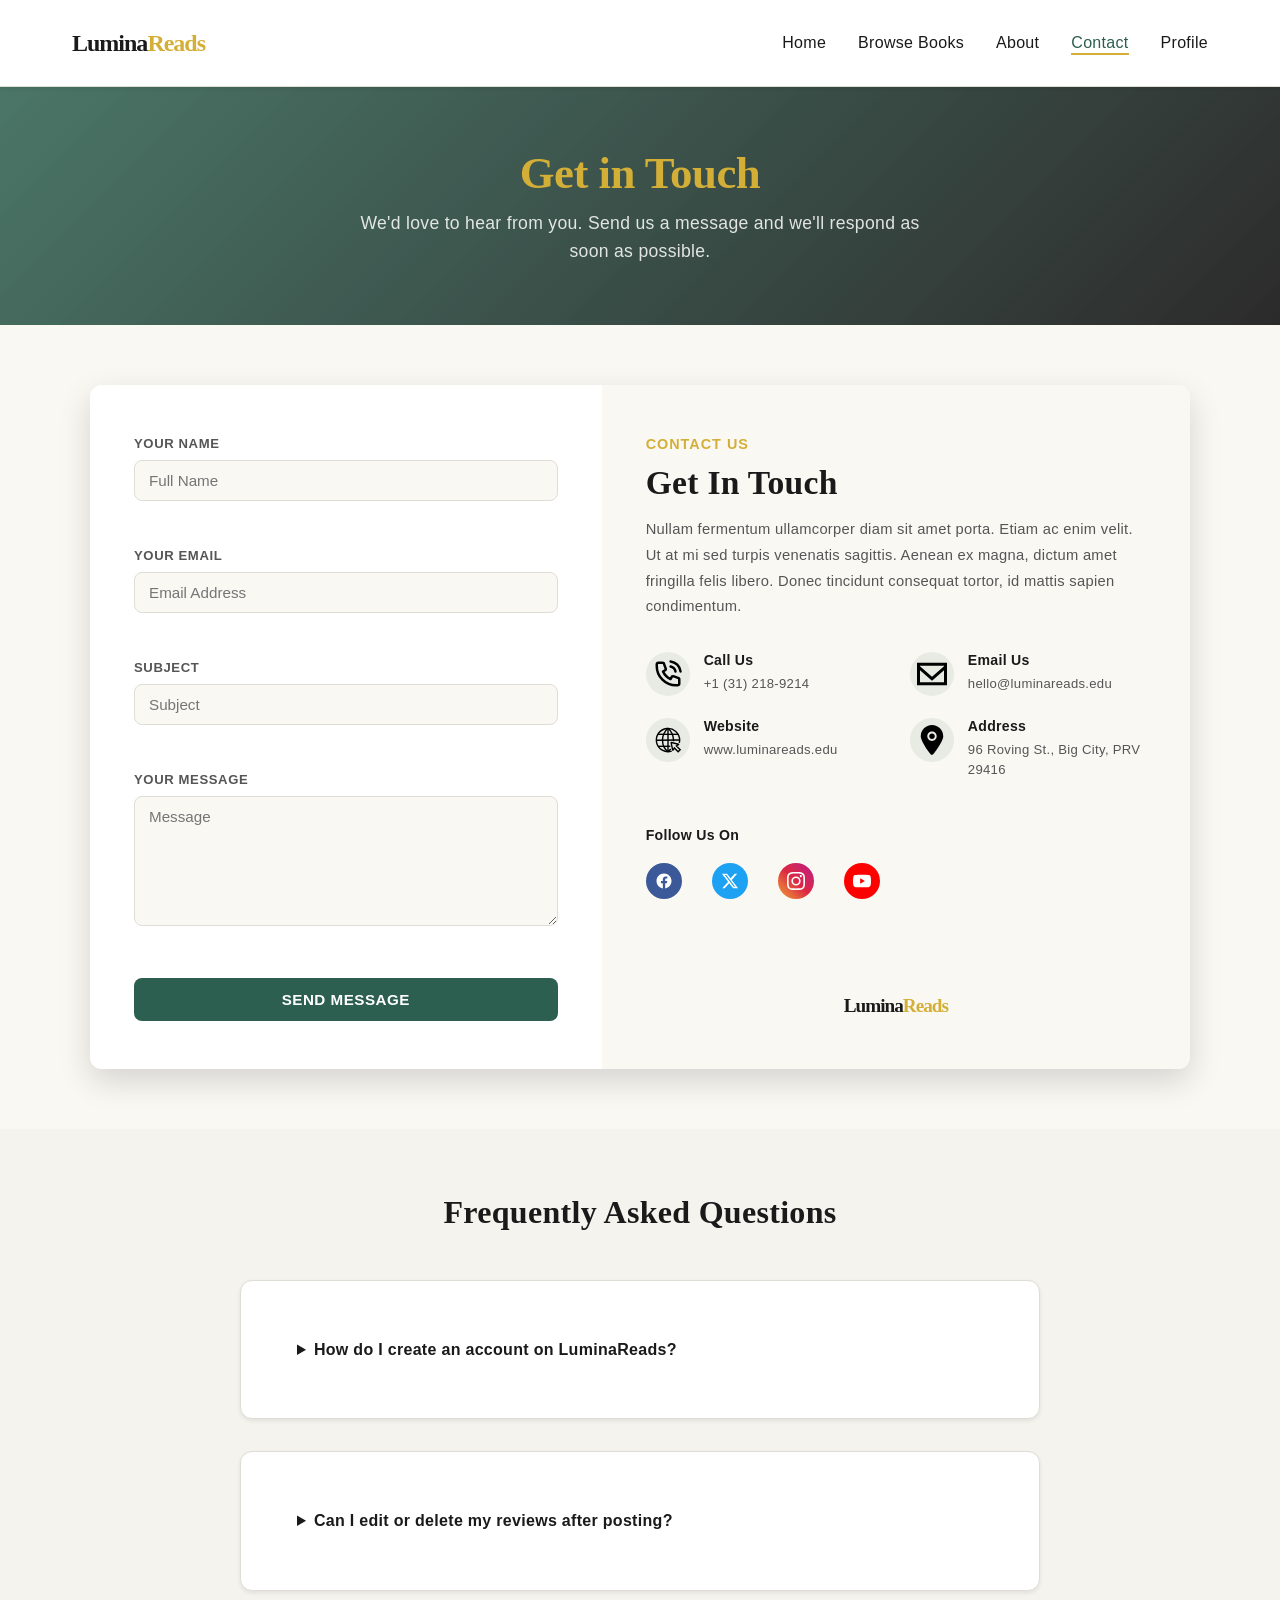
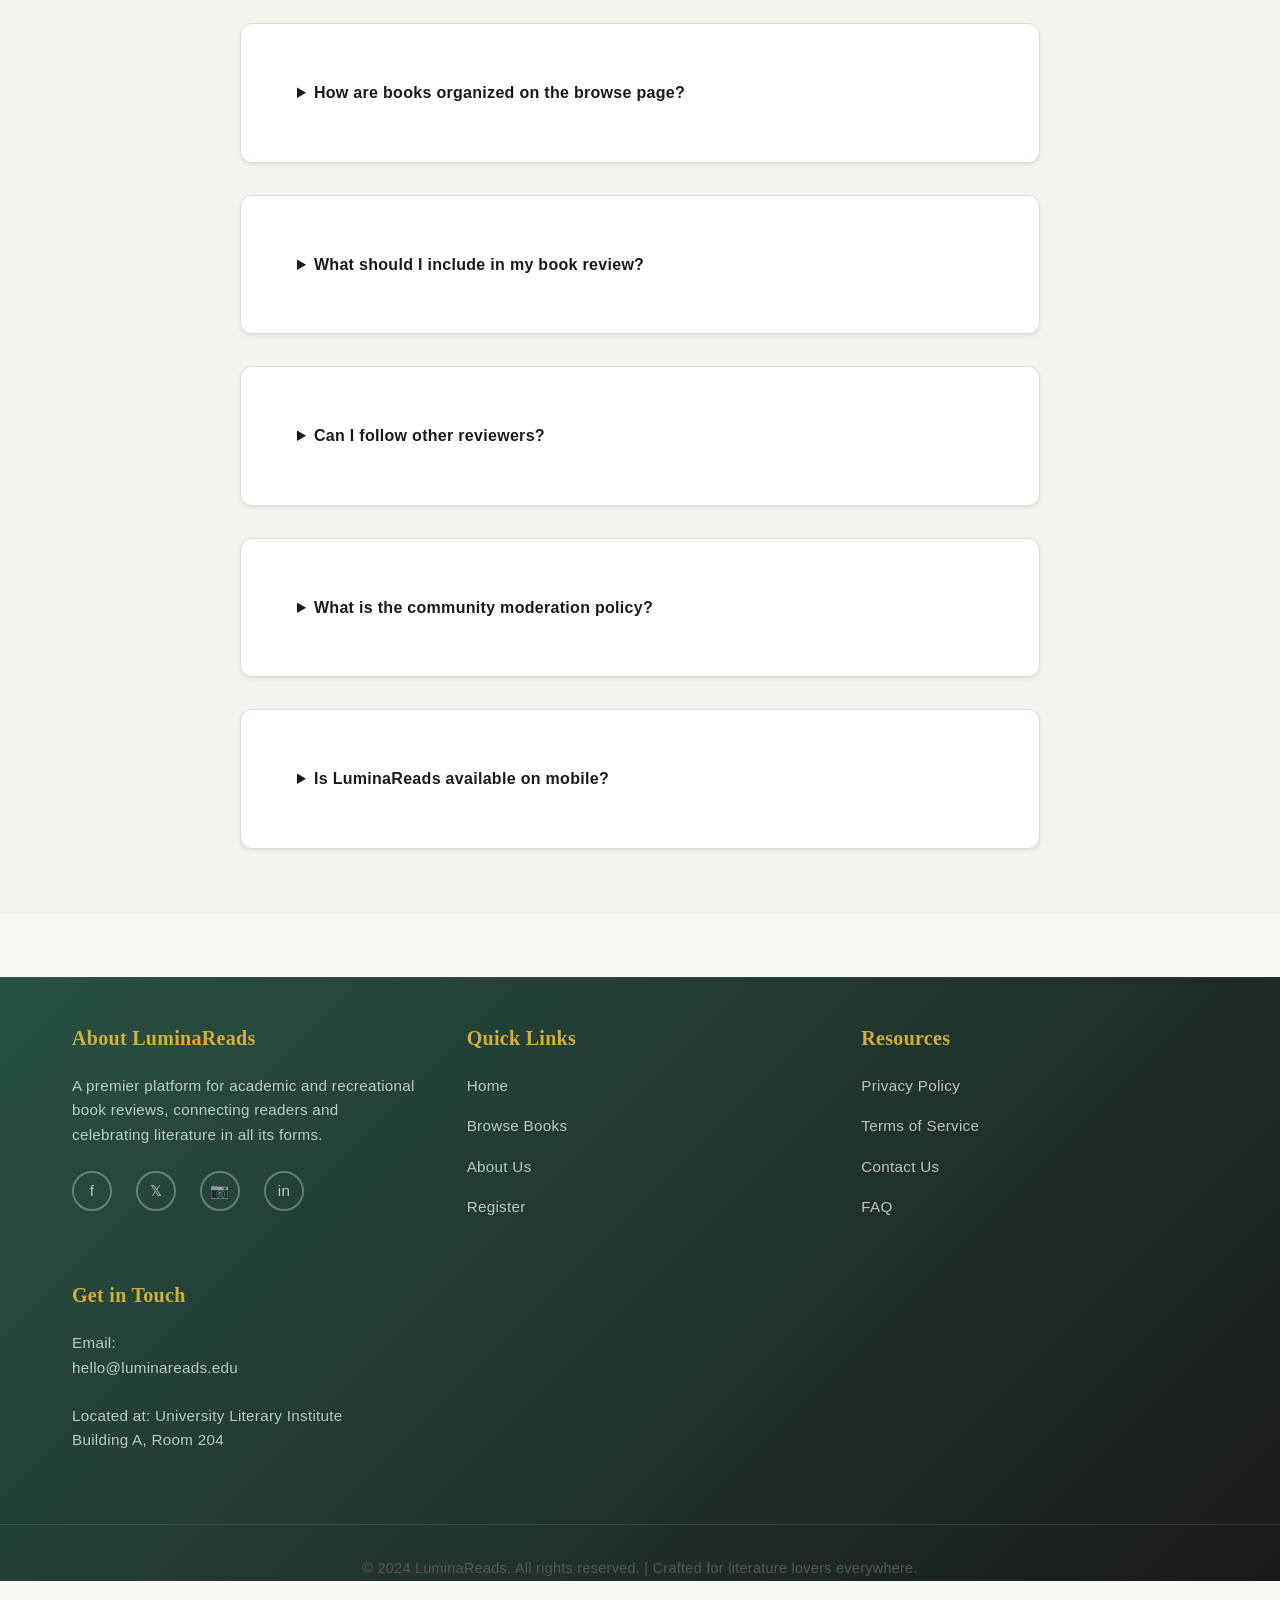
<file: contact.html>
<!DOCTYPE html>
<html lang="en">
<head>
  <meta charset="UTF-8">
  <meta name="viewport" content="width=device-width, initial-scale=1.0">
  <meta name="description" content="Get in touch with LuminaReads - contact form and information">
  <title>Contact Us - LuminaReads</title>
  <link rel="stylesheet" href="css/styles.css">
  <style>
    /* ============================================================
       CONTACT PAGE – SPECIFIC STYLES
       ============================================================ */

    /* ---- Hero banner ----------------------------------------- */
    .contact-hero {
      background: linear-gradient(135deg, rgba(44,95,79,0.85) 0%, rgba(26,26,26,0.92) 100%),
                  url('https://images.unsplash.com/photo-1524995997946-a1c2e315a42f?w=1600&q=80') center/cover no-repeat;
      padding: 60px var(--spacing-lg);
      text-align: center;
      color: #fff;
    }
    .contact-hero h1 { color: var(--accent); font-size: 2.8rem; margin-bottom: 0.5rem; }
    .contact-hero p  { color: rgba(255,255,255,0.85); font-size: 1.1rem; max-width: 560px; margin: 0 auto; }

    /* ---- Main two-column wrapper ----------------------------- */
    .contact-wrapper {
      display: grid;
      grid-template-columns: 1fr 1.15fr;
      gap: 0;
      max-width: 1100px;
      margin: 60px auto;
      border-radius: var(--radius-lg);
      overflow: hidden;
      box-shadow: var(--shadow-lg);
    }

    .contact-page-shell {
      background: var(--background);
      padding: 0 var(--spacing-lg);
    }

    /* ---- LEFT PANEL: form ------------------------------------ */
    .contact-form-panel {
      background: #fff;
      padding: 48px 44px;
    }

    .contact-form-panel .form-group {
      margin-bottom: 20px;
    }

    .contact-form-panel label {
      display: block;
      font-size: 0.82rem;
      font-weight: 600;
      color: var(--text-secondary);
      text-transform: uppercase;
      letter-spacing: 0.6px;
      margin-bottom: 6px;
    }

    .contact-form-panel input,
    .contact-form-panel select,
    .contact-form-panel textarea {
      width: 100%;
      padding: 11px 14px;
      border: 1px solid var(--border-color);
      border-radius: var(--radius-md);
      font-size: 0.95rem;
      background: #faf8f3;
      color: var(--text-primary);
      transition: border-color 0.25s, box-shadow 0.25s;
    }

    .contact-form-panel input:focus,
    .contact-form-panel select:focus,
    .contact-form-panel textarea:focus {
      outline: none;
      border-color: var(--secondary);
      box-shadow: 0 0 0 3px rgba(44,95,79,0.1);
      background: #fff;
    }

    .contact-form-panel textarea {
      min-height: 130px;
      resize: vertical;
    }

    .btn-send {
      display: inline-block;
      margin-top: 8px;
      padding: 13px 36px;
      background: var(--secondary);
      color: #fff;
      font-weight: 700;
      font-size: 0.95rem;
      border: none;
      border-radius: var(--radius-md);
      cursor: pointer;
      letter-spacing: 0.5px;
      transition: background 0.25s, transform 0.2s, box-shadow 0.25s;
      text-transform: uppercase;
    }
    .btn-send:hover {
      background: #244b3b;
      transform: translateY(-2px);
      box-shadow: 0 6px 20px rgba(44,95,79,0.28);
    }

    /* ---- RIGHT PANEL: info ----------------------------------- */
    .contact-info-panel {
      background: var(--background);
      padding: 48px 44px 48px;
      display: flex;
      flex-direction: column;
    }

    .contact-info-panel .contact-eyebrow {
      font-size: 0.9rem;
      font-weight: 700;
      color: var(--accent);
      letter-spacing: 1px;
      text-transform: uppercase;
      margin-bottom: 8px;
    }

    .contact-info-panel h2 {
      font-size: 2.1rem;
      color: var(--primary);
      margin-bottom: 14px;
      line-height: 1.15;
    }

    .contact-info-panel .contact-desc {
      font-size: 0.92rem;
      color: var(--text-secondary);
      line-height: 1.75;
      margin-bottom: 32px;
    }

    /* 2×2 info grid */
    .contact-info-grid {
      display: grid;
      grid-template-columns: 1fr 1fr;
      gap: 22px 28px;
      margin-bottom: 32px;
    }

    .contact-info-item {
      display: flex;
      gap: 14px;
      align-items: flex-start;
    }

    .contact-info-icon {
      width: 44px;
      height: 44px;
      border-radius: 50%;
      background: rgba(44,95,79,0.09);
      display: flex;
      align-items: center;
      justify-content: center;
      flex-shrink: 0;
      font-size: 1.15rem;
    }

    .contact-info-text h5 {
      font-size: 0.88rem;
      font-weight: 700;
      color: var(--text-primary);
      margin: 0 0 3px;
      font-family: var(--font-sans);
      margin-bottom: 5px;
    }

    .contact-info-text p {
      font-size: 0.82rem;
      color: var(--text-secondary);
      margin: 0;
      line-height: 1.5;
    }

    /* Social icons row */
    .contact-social-row {
      margin-top: 16px;
      margin-bottom: 32px;
    }

    .contact-social-row h5 {
      font-size: 0.88rem;
      font-weight: 700;
      color: var(--text-primary);
      margin-bottom: 12px;
      font-family: var(--font-sans);
    }

    .contact-social-icons {
      display: flex;
      gap: 30px;
    }

    .contact-social-icons a {
      margin-top: 7px;
      width: 36px;
      height: 36px;
      border-radius: 50%;
      display: flex;
      align-items: center;
      justify-content: center;
      font-size: 0.85rem;
      font-weight: 700;
      color: #fff;
      transition: transform 0.2s, opacity 0.2s;
      text-decoration: none;
    }

    .contact-social-icons a:hover {
      transform: translateY(-2px);
      opacity: 0.85;
    }
    
    .bottom-logo {
      margin-top: auto;
      font-size: 1.2rem;
      font-weight: 700;
      color: var(--primary);
      text-align: center;
    }

    .social-fb   { background: #3b5998; }
    .social-tw   { background: #1da1f2; }
    .social-ig   { background: linear-gradient(45deg,#f09433,#e6683c,#dc2743,#cc2366,#bc1888); }
    .social-yt   { background: #ff0000; }

    /* ---- FAQ section ----------------------------------------- */
    .faq-section {
      background-color: var(--hover-bg);
      padding: var(--spacing-xxl) var(--spacing-lg);
    }

    /* ---- Responsive ------------------------------------------ */
    @media (max-width: 840px) {
      .contact-wrapper {
        grid-template-columns: 1fr;
        margin: 32px 0;
      }
      .contact-form-panel,
      .contact-info-panel {
        padding: 32px 24px;
      }
      .contact-info-panel {
        padding-bottom: 0;
      }
      .contact-info-grid {
        grid-template-columns: 1fr 1fr;
      }
      .contact-map {
        margin: 0;
        min-height: 240px;
      }
    }

    @media (max-width: 640px) {
      .contact-hero {
        padding: 48px var(--spacing-md);
      }
      .contact-hero h1 {
        font-size: 2.1rem;
      }
      .contact-page-shell {
        padding: 0 var(--spacing-md);
      }
      .contact-form-panel,
      .contact-info-panel {
        padding: 24px 16px;
      }
      .contact-info-grid {
        grid-template-columns: 1fr;
        gap: 16px;
      }
      .contact-social-icons {
        gap: 14px;
        flex-wrap: wrap;
      }
      .contact-info-panel h2 {
        font-size: 1.7rem;
      }
      .btn-send {
        width: 100%;
      }
    }
  </style>
</head>
<body>
  <!-- ============================================================
       HEADER & NAVIGATION
       ============================================================ -->
  <header>
    <div class="header-container">
      <div class="logo">Lumina<span>Reads</span></div>
      <button class="mobile-menu-toggle" aria-label="Toggle menu" aria-expanded="false">☰</button>
      <nav>
        <ul>
          <li><a href="index.html">Home</a></li>
          <li><a href="books.html">Browse Books</a></li>
          <li><a href="about.html">About</a></li>
          <li><a href="contact.html" class="active">Contact</a></li>
          <li><a href="profile.html">Profile</a></li>
        </ul>
      </nav>
    </div>
  </header>

  <!-- ============================================================
       CONTACT HERO BANNER
       ============================================================ -->
  <section class="contact-hero">
    <h1>Get in Touch</h1>
    <p>We'd love to hear from you. Send us a message and we'll respond as soon as possible.</p>
  </section>

  <!-- ============================================================
       MAIN CONTACT SECTION – Two-column layout
       ============================================================ -->
  <div class="contact-page-shell">
    <div class="contact-wrapper">

      <!-- ── LEFT: Contact Form ──────────────────────────────── -->
      <div class="contact-form-panel">
        <form id="contact-form" novalidate>
          <div class="form-group">
            <label for="fullname">Your Name</label>
            <input type="text" id="fullname" name="fullname" placeholder="Full Name" required>
          </div>

          <div class="form-group">
            <label for="email">Your Email</label>
            <input type="email" id="email" name="email" placeholder="Email Address" required>
          </div>

          <div class="form-group">
            <label for="subject">Subject</label>
            <input type="text" id="subject" name="subject" placeholder="Subject">
          </div>

          <div class="form-group">
            <label for="message">Your Message</label>
            <textarea id="message" name="message" placeholder="Message" required></textarea>
          </div>

          <button type="submit" class="btn-send" id="send-message-btn">Send Message</button>
        </form>
      </div>

      <!-- ── RIGHT: Contact Info + Map ─────────────────────── -->
      <div class="contact-info-panel">
        <p class="contact-eyebrow">Contact Us</p>
        <h2>Get In Touch</h2>
        <p class="contact-desc">
          Nullam fermentum ullamcorper diam sit amet porta. Etiam ac enim velit.
          Ut at mi sed turpis venenatis sagittis. Aenean ex magna, dictum amet
          fringilla felis libero. Donec tincidunt consequat tortor, id mattis
          sapien condimentum.
        </p>

        <!-- 2×2 Info Grid -->
        <div class="contact-info-grid">
          <div class="contact-info-item">
            <div class="contact-info-icon"><img src="photo/phone-call-svgrepo-com.svg" alt="icon" class="emoji-icon" height="30" width="30"/></div>
            <div class="contact-info-text">
              <h5>Call Us</h5>
              <p>+1 (31) 218-9214</p>
            </div>
          </div>

          <div class="contact-info-item">
            <div class="contact-info-icon"><img src="photo/email-1573-svgrepo-com.svg" alt="icon" class="emoji-icon" height="30" width="30"/></div>
            <div class="contact-info-text">
              <h5>Email Us</h5>
              <p>hello@luminareads.edu</p>
            </div>
          </div>

          <div class="contact-info-item">
            <div class="contact-info-icon"><img src="photo/website-click-svgrepo-com.svg" alt="icon" class="emoji-icon" height="30" width="30"/></div>
            <div class="contact-info-text">
              <h5>Website</h5>
              <p>www.luminareads.edu</p>
            </div>
          </div>

          <div class="contact-info-item">
            <div class="contact-info-icon"><img src="photo/location-svgrepo-com.svg" alt="icon" class="emoji-icon" height="30" width="30"/></div>
            <div class="contact-info-text">
              <h5>Address</h5>
              <p>96 Roving St., Big City, PRV 29416</p>
            </div>
          </div>
        </div>

        <!-- Social Media -->
        <div class="contact-social-row">
          <h5>Follow Us On</h5>
          <div class="contact-social-icons">
            <!-- Facebook -->
            <a href="#" class="social-fb" title="Facebook" id="social-facebook">
              <svg xmlns="http://www.w3.org/2000/svg" width="18" height="18" viewBox="0 0 24 24" fill="#fff">
                <path d="M22 12c0-5.523-4.477-10-10-10S2 6.477 2 12c0 4.991 3.657 9.128 8.438 9.878v-6.987H7.898v-2.89h2.54V9.845c0-2.507 1.492-3.89 3.777-3.89 1.094 0 2.238.195 2.238.195v2.46h-1.26c-1.243 0-1.63.771-1.63 1.562V12h2.773l-.443 2.89h-2.33v6.988C18.343 21.128 22 16.991 22 12z"/>
              </svg>
            </a>
            <!-- Twitter / X -->
            <a href="#" class="social-tw" title="Twitter / X" id="social-twitter">
              <svg xmlns="http://www.w3.org/2000/svg" width="18" height="18" viewBox="0 0 24 24" fill="#fff">
                <path d="M18.244 2.25h3.308l-7.227 8.26 8.502 11.24H16.17l-5.214-6.817L4.99 21.75H1.68l7.73-8.835L1.254 2.25H8.08l4.713 6.231zm-1.161 17.52h1.833L7.084 4.126H5.117z"/>
              </svg>
            </a>
            <!-- Instagram -->
            <a href="#" class="social-ig" title="Instagram" id="social-instagram">
              <svg xmlns="http://www.w3.org/2000/svg" width="18" height="18" viewBox="0 0 24 24" fill="#fff">
                <path d="M12 2.163c3.204 0 3.584.012 4.85.07 3.252.148 4.771 1.691 4.919 4.919.058 1.265.069 1.645.069 4.849 0 3.205-.012 3.584-.069 4.849-.149 3.225-1.664 4.771-4.919 4.919-1.266.058-1.644.07-4.85.07-3.204 0-3.584-.012-4.849-.07-3.26-.149-4.771-1.699-4.919-4.92-.058-1.265-.07-1.644-.07-4.849 0-3.204.013-3.583.07-4.849.149-3.227 1.664-4.771 4.919-4.919 1.266-.057 1.645-.069 4.849-.069zM12 0C8.741 0 8.333.014 7.053.072 2.695.272.273 2.69.073 7.052.014 8.333 0 8.741 0 12c0 3.259.014 3.668.072 4.948.2 4.358 2.618 6.78 6.98 6.98C8.333 23.986 8.741 24 12 24c3.259 0 3.668-.014 4.948-.072 4.354-.2 6.782-2.618 6.979-6.98.059-1.28.073-1.689.073-4.948 0-3.259-.014-3.667-.072-4.947-.196-4.354-2.617-6.78-6.979-6.98C15.668.014 15.259 0 12 0zm0 5.838a6.162 6.162 0 100 12.324 6.162 6.162 0 000-12.324zM12 16a4 4 0 110-8 4 4 0 010 8zm6.406-11.845a1.44 1.44 0 100 2.881 1.44 1.44 0 000-2.881z"/>
              </svg>
            </a>
            <!-- YouTube -->
            <a href="#" class="social-yt" title="YouTube" id="social-youtube">
              <svg xmlns="http://www.w3.org/2000/svg" width="18" height="18" viewBox="0 0 24 24" fill="#fff">
                <path d="M23.498 6.186a3.016 3.016 0 00-2.122-2.136C19.505 3.545 12 3.545 12 3.545s-7.505 0-9.377.505A3.017 3.017 0 00.502 6.186C0 8.07 0 12 0 12s0 3.93.502 5.814a3.016 3.016 0 002.122 2.136c1.871.505 9.376.505 9.376.505s7.505 0 9.377-.505a3.015 3.015 0 002.122-2.136C24 15.93 24 12 24 12s0-3.93-.502-5.814zM9.545 15.568V8.432L15.818 12l-6.273 3.568z"/>
              </svg>
            </a>
          </div>
        </div>
        <div class="logo bottom-logo">Lumina<span>Reads</span></div>
      </div>
      <!-- end right panel -->

    </div>
  </div>
  <!-- end contact section -->

  <!-- ============================================================
       FAQ SECTION
       ============================================================ -->
  <section class="faq-section">
    <div class="container">
      <h2 style="text-align: center; margin-bottom: var(--spacing-xl);">Frequently Asked Questions</h2>

      <div style="max-width: 800px; margin: 0 auto; display: grid; gap: var(--spacing-lg);">

        <!-- FAQ Item 1 -->
        <details class="card" style="cursor: pointer;">
          <summary style="font-weight: 600; color: var(--primary); padding: var(--spacing-md); user-select: none;">
            How do I create an account on LuminaReads?
          </summary>
          <p style="padding: var(--spacing-md) var(--spacing-md) 0 var(--spacing-md); color: var(--text-secondary); margin: 0;">
            You can sign up for a free account by visiting the main page and clicking the "Join Now" button.
            Simply provide your name, email address, and create a password. Once verified, you'll have full access
            to the platform and can immediately start writing reviews and connecting with other readers.
          </p>
        </details>

        <!-- FAQ Item 2 -->
        <details class="card" style="cursor: pointer;">
          <summary style="font-weight: 600; color: var(--primary); padding: var(--spacing-md); user-select: none;">
            Can I edit or delete my reviews after posting?
          </summary>
          <p style="padding: var(--spacing-md) var(--spacing-md) 0 var(--spacing-md); color: var(--text-secondary); margin: 0;">
            Yes! You can edit or delete your reviews at any time from your profile page. Simply navigate to "My Reviews,"
            find the review you'd like to modify, and click the edit or delete button. Changes are saved immediately,
            and other members will see the updated version.
          </p>
        </details>

        <!-- FAQ Item 3 -->
        <details class="card" style="cursor: pointer;">
          <summary style="font-weight: 600; color: var(--primary); padding: var(--spacing-md); user-select: none;">
            How are books organized on the browse page?
          </summary>
          <p style="padding: var(--spacing-md) var(--spacing-md) 0 var(--spacing-md); color: var(--text-secondary); margin: 0;">
            Books are organized by genre, rating, and publication date. Use our filtering sidebar to narrow down your search
            by selecting specific genres (Fiction, Sci-Fi, Biography, etc.) or minimum rating (3+ stars, 4+ stars).
            You can also sort results by popularity, top-rated, or newest first.
          </p>
        </details>

        <!-- FAQ Item 4 -->
        <details class="card" style="cursor: pointer;">
          <summary style="font-weight: 600; color: var(--primary); padding: var(--spacing-md); user-select: none;">
            What should I include in my book review?
          </summary>
          <p style="padding: var(--spacing-md) var(--spacing-md) 0 var(--spacing-md); color: var(--text-secondary); margin: 0;">
            A great review includes: (1) your overall rating, (2) a brief summary without major spoilers, (3) what you liked
            about the book, (4) any criticisms or areas for improvement, and (5) personal reflection on how the book impacted you.
            We encourage thoughtful analysis over simple summaries. Use spoiler tags when discussing plot points.
          </p>
        </details>

        <!-- FAQ Item 5 -->
        <details class="card" style="cursor: pointer;">
          <summary style="font-weight: 600; color: var(--primary); padding: var(--spacing-md); user-select: none;">
            Can I follow other reviewers?
          </summary>
          <p style="padding: var(--spacing-md) var(--spacing-md) 0 var(--spacing-md); color: var(--text-secondary); margin: 0;">
            Absolutely! When you visit another member's profile, you can click the "Follow" button to keep up with their latest
            reviews and activity. You'll see their posts in your personalized feed. You can unfollow anyone at any time.
            Following is a great way to discover new perspectives on books you love.
          </p>
        </details>

        <!-- FAQ Item 6 -->
        <details class="card" style="cursor: pointer;">
          <summary style="font-weight: 600; color: var(--primary); padding: var(--spacing-md); user-select: none;">
            What is the community moderation policy?
          </summary>
          <p style="padding: var(--spacing-md) var(--spacing-md) 0 var(--spacing-md); color: var(--text-secondary); margin: 0;">
            We maintain a respectful community by moderating content that violates our guidelines: no hate speech, harassment,
            or spam. All reviews should focus on the book's content, not the author's personal beliefs or appearance.
            Members who repeatedly violate guidelines may have their accounts suspended or permanently removed.
          </p>
        </details>

        <!-- FAQ Item 7 -->
        <details class="card" style="cursor: pointer;">
          <summary style="font-weight: 600; color: var(--primary); padding: var(--spacing-md); user-select: none;">
            Is LuminaReads available on mobile?
          </summary>
          <p style="padding: var(--spacing-md) var(--spacing-md) 0 var(--spacing-md); color: var(--text-secondary); margin: 0;">
            Yes! LuminaReads is fully responsive and works beautifully on smartphones, tablets, and desktop computers.
            You can browse books, write reviews, and manage your profile on any device. No app installation required—
            just visit our website in your mobile browser.
          </p>
        </details>

      </div>
    </div>
  </section>

  <!-- ============================================================
       FOOTER
       ============================================================ -->
  <footer>
    <div class="footer-container">
      <div class="footer-section">
        <h4>About LuminaReads</h4>
        <p>A premier platform for academic and recreational book reviews, connecting readers and celebrating literature in all its forms.</p>
        <div class="social-links">
          <a href="#" title="Facebook">f</a>
          <a href="#" title="Twitter">𝕏</a>
          <a href="#" title="Instagram">📷</a>
          <a href="#" title="LinkedIn">in</a>
        </div>
      </div>
      <div class="footer-section">
        <h4>Quick Links</h4>
        <ul>
          <li><a href="index.html">Home</a></li>
          <li><a href="books.html">Browse Books</a></li>
          <li><a href="about.html">About Us</a></li>
          <li><a href="profile.html">Register</a></li>
        </ul>
      </div>
      <div class="footer-section">
        <h4>Resources</h4>
        <ul>
          <li><a href="#privacy">Privacy Policy</a></li>
          <li><a href="#terms">Terms of Service</a></li>
          <li><a href="contact.html">Contact Us</a></li>
          <li><a href="#faq">FAQ</a></li>
        </ul>
      </div>
      <div class="footer-section">
        <h4>Get in Touch</h4>
        <p>Email: <a href="mailto:hello@luminareads.edu">hello@luminareads.edu</a></p>
        <p>Located at: University Literary Institute<br>Building A, Room 204</p>
      </div>
    </div>
    <div class="footer-bottom">
      <p>&copy; 2024 LuminaReads. All rights reserved. | Crafted for literature lovers everywhere.</p>
    </div>
  </footer>
  <script src="js/script.js"></script>
</body>
</html>
</file>
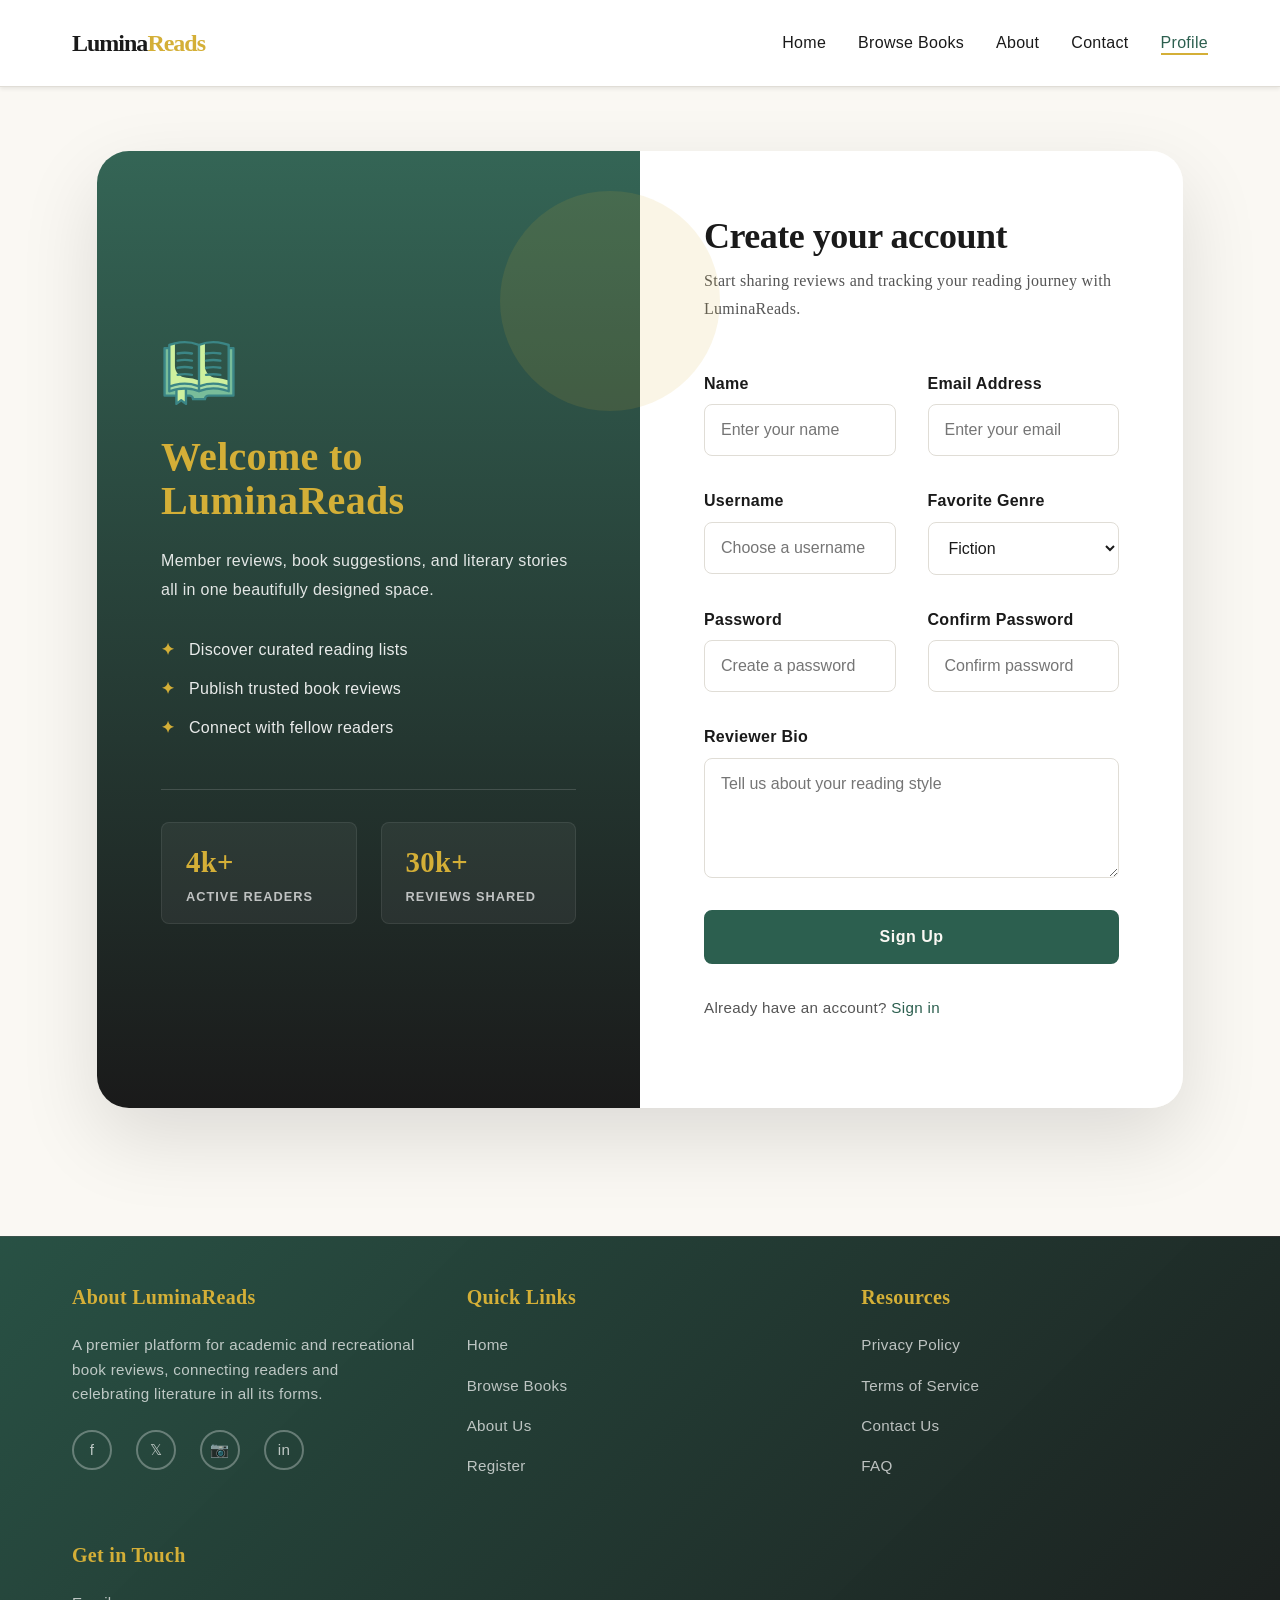
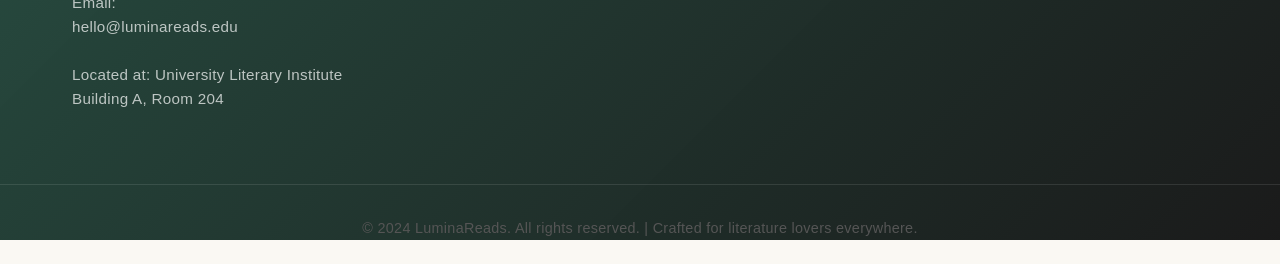
<file: profile.html>
<!DOCTYPE html>
<html lang="en">
<head>
  <meta charset="UTF-8">
  <meta name="viewport" content="width=device-width, initial-scale=1.0">
  <meta name="description" content="Register as a reviewer on LuminaReads and start sharing book reviews.">
  <title>Register - LuminaReads</title>
  <link rel="stylesheet" href="css/styles.css">
</head>
<body>
  <!-- ============================================================
       HEADER & NAVIGATION
       ============================================================ -->
  <header>
    <div class="header-container">
      <div class="logo">Lumina<span>Reads</span></div>
      <button class="mobile-menu-toggle" aria-label="Toggle menu" aria-expanded="false">☰</button>
      <nav>
        <ul>
          <li><a href="index.html">Home</a></li>
          <li><a href="books.html">Browse Books</a></li>
          <li><a href="about.html">About</a></li>
          <li><a href="contact.html">Contact</a></li>
          <li><a href="profile.html" class="active">Profile</a></li>
        </ul>
      </nav>
    </div>
  </header>

  <!-- ============================================================
       PROFILE SECTION
       ============================================================ -->
  <section class="section register-section">
    <div class="container register-container">
      <div class="register-card">
        <div class="register-panel register-panel--brand">
          <div class="register-brand">
            <div style="margin-bottom: var(--spacing-md);"><img src="photo/book-svgrepo-com.svg" height="76" width="76" alt="LuminaReads Logo"></div>
            <h2 style="color: #d4af37;">Welcome to LuminaReads</h2>
            <p>Member reviews, book suggestions, and literary stories all in one beautifully designed space.</p>
            <ul class="register-features" style="margin-bottom: var(--spacing-xl);">
              <li>Discover curated reading lists</li>
              <li>Publish trusted book reviews</li>
              <li>Connect with fellow readers</li>
            </ul>
            <div style="margin-top: var(--spacing-xl); display: grid; grid-template-columns: 1fr 1fr; gap: var(--spacing-md); border-top: 1px solid rgba(255,255,255,0.15); padding-top: var(--spacing-lg);">
              <div style="background: rgba(255,255,255,0.05); padding: var(--spacing-sm) var(--spacing-md); border-radius: var(--radius-md); border: 1px solid rgba(255,255,255,0.08);">
                <div style="font-family: var(--font-serif); font-size: 1.8rem; font-weight: 700; color: var(--accent); margin-bottom: 2px;">4k+</div>
                <div style="font-size: 0.8rem; color: rgba(255,255,255,0.7); text-transform: uppercase; letter-spacing: 1px; font-weight: 600;">Active Readers</div>
              </div>
              <div style="background: rgba(255,255,255,0.05); padding: var(--spacing-sm) var(--spacing-md); border-radius: var(--radius-md); border: 1px solid rgba(255,255,255,0.08);">
                <div style="font-family: var(--font-serif); font-size: 1.8rem; font-weight: 700; color: var(--accent); margin-bottom: 2px;">30k+</div>
                <div style="font-size: 0.8rem; color: rgba(255,255,255,0.7); text-transform: uppercase; letter-spacing: 1px; font-weight: 600;">Reviews Shared</div>
              </div>
            </div>
          </div>
        </div>
        <div class="register-panel register-panel--form">
          <div class="register-form">
            <div class="section-title register-title">
              <h1>Create your account</h1>
              <p>Start sharing reviews and tracking your reading journey with LuminaReads.</p>
            </div>
            <form>
              <div class="form-row">
                <div class="form-group">
                  <label for="name">Name</label>
                  <input type="text" id="name" name="name" placeholder="Enter your name" required>
                </div>
                <div class="form-group">
                  <label for="email">Email Address</label>
                  <input type="email" id="email" name="email" placeholder="Enter your email" required>
                </div>
              </div>
              <div class="form-row">
                <div class="form-group">
                  <label for="username">Username</label>
                  <input type="text" id="username" name="username" placeholder="Choose a username" required>
                </div>
                <div class="form-group">
                  <label for="favorite-genre">Favorite Genre</label>
                  <select id="favorite-genre" name="favorite-genre">
                    <option value="fiction">Fiction</option>
                    <option value="nonfiction">Nonfiction</option>
                    <option value="fantasy">Fantasy</option>
                    <option value="scifi">Science Fiction</option>
                    <option value="mystery">Mystery</option>
                    <option value="biography">Biography</option>
                  </select>
                </div>
              </div>
              <div class="form-row">
                <div class="form-group">
                  <label for="password">Password</label>
                  <input type="password" id="password" name="password" placeholder="Create a password" required>
                </div>
                <div class="form-group">
                  <label for="confirm-password">Confirm Password</label>
                  <input type="password" id="confirm-password" name="confirm-password" placeholder="Confirm password" required>
                </div>
              </div>
              <div class="form-group">
                <label for="bio">Reviewer Bio</label>
                <textarea id="bio" name="bio" placeholder="Tell us about your reading style"></textarea>
              </div>
              <button type="submit" class="btn btn-primary">Sign Up</button>
            </form>
            <div class="register-cta">
              <p>Already have an account? <a href="index.html">Sign in</a></p>
            </div>
          </div>
        </div>
      </div>
    </div>
  </section>

  <!-- ============================================================
       FOOTER
       ============================================================ -->
  <footer>
    <div class="footer-container">
      <div class="footer-section">
        <h4>About LuminaReads</h4>
        <p>A premier platform for academic and recreational book reviews, connecting readers and celebrating literature in all its forms.</p>
        <div class="social-links">
          <a href="#" title="Facebook">f</a>
          <a href="#" title="Twitter">𝕏</a>
          <a href="#" title="Instagram">📷</a>
          <a href="#" title="LinkedIn">in</a>
        </div>
      </div>
      <div class="footer-section">
        <h4>Quick Links</h4>
        <ul>
          <li><a href="index.html">Home</a></li>
          <li><a href="books.html">Browse Books</a></li>
          <li><a href="about.html">About Us</a></li>
          <li><a href="profile.html">Register</a></li>
        </ul>
      </div>
      <div class="footer-section">
        <h4>Resources</h4>
        <ul>
          <li><a href="#privacy">Privacy Policy</a></li>
          <li><a href="#terms">Terms of Service</a></li>
          <li><a href="contact.html">Contact Us</a></li>
          <li><a href="#faq">FAQ</a></li>
        </ul>
      </div>
      <div class="footer-section">
        <h4>Get in Touch</h4>
        <p>Email: <a href="mailto:hello@luminareads.edu">hello@luminareads.edu</a></p>
        <p>Located at: University Literary Institute<br>Building A, Room 204</p>
      </div>
    </div>
    <div class="footer-bottom">
      <p>&copy; 2024 LuminaReads. All rights reserved. | Crafted for literature lovers everywhere.</p>
    </div>
  </footer>
  <script src="js/script.js"></script>
</body>
</html>
</file>
<file: css/styles.css>
/* ============================================================
   LUMINAREADS - Global Stylesheet
   Professional Book Review Platform
   ============================================================ */

/* ============================================================
   1. CSS VARIABLES & COLOR PALETTE
   ============================================================ */

:root {
  /* Primary Colors */
  --primary: #1a1a1a;           /* Deep charcoal for text */
  --secondary: #2c5f4f;         /* Emerald green for accents */
  --accent: #d4af37;            /* Warm gold for highlights */
  --background: #faf8f3;        /* Warm cream/off-white */
  --surface: #ffffff;           /* Pure white for cards */
  
  /* Neutral Palette */
  --text-primary: #1a1a1a;
  --text-secondary: #555555;
  --text-light: #999999;
  --border-color: #e0ddd6;
  --hover-bg: #f5f3ee;
  
  /* Typography */
  --font-serif: 'Georgia', 'Garamond', serif;
  --font-sans: 'Segoe UI', 'Trebuchet MS', sans-serif;
  
  /* Spacing */
  --spacing-xs: 0.5rem;
  --spacing-sm: 1rem;
  --spacing-md: 1.5rem;
  --spacing-lg: 2rem;
  --spacing-xl: 3rem;
  --spacing-xxl: 4rem;
  
  /* Border Radius */
  --radius-sm: 4px;
  --radius-md: 8px;
  --radius-lg: 12px;
  
  /* Shadows */
  --shadow-sm: 0 2px 4px rgba(0, 0, 0, 0.08);
  --shadow-md: 0 4px 12px rgba(0, 0, 0, 0.12);
  --shadow-lg: 0 12px 32px rgba(0, 0, 0, 0.15);
  
  /* Transitions */
  --transition: all 0.3s ease;
}

/* ============================================================
   2. RESET & BASE STYLES
   ============================================================ */

* {
  margin: 0;
  padding: 0;
  box-sizing: border-box;
}

html {
  scroll-behavior: smooth;
  font-size: 16px;
}

body {
  font-family: var(--font-sans);
  background-color: var(--background);
  color: var(--text-primary);
  line-height: 1.6;
  letter-spacing: 0.3px;
}

img {
  max-width: 100%;
  height: auto;
  display: block;
}

a {
  color: var(--secondary);
  text-decoration: none;
  transition: var(--transition);
}

a:hover {
  color: var(--accent);
}

body {
  font-family: var(--font-sans);
  background-color: var(--background);
  color: var(--text-primary);
  line-height: 1.6;
  letter-spacing: 0.3px;
}

header {
  background-color: transparent;
}

.header-container .logo {
  color: var(--primary);
}

nav ul li a {
  color: var(--text-primary);
}

nav ul li a.active,
nav ul li a:hover {
  color: var(--secondary);
}

.btn-primary {
  background-color: var(--secondary);
  border-color: var(--secondary);
  color: #ffffff;
}

.btn-secondary {
  background-color: transparent;
  color: var(--secondary);
  border-color: var(--secondary);
}

.btn-secondary:hover {
  background-color: var(--secondary);
  color: #ffffff;
}

/* ============================================================
   3. TYPOGRAPHY
   ============================================================ */

h1, h2, h3, h4, h5, h6 {
  font-family: var(--font-serif);
  color: var(--text-primary);
  margin-bottom: var(--spacing-sm);
  line-height: 1.2;
  font-weight: 600;
}

h1 {
  font-size: 3rem;
  letter-spacing: -0.5px;
}

h2 {
  font-size: 2rem;
  margin-bottom: var(--spacing-md);
}

h3 {
  font-size: 1.5rem;
  margin-bottom: var(--spacing-sm);
}

h4 {
  font-size: 1.25rem;
}

h5 {
  font-size: 1.1rem;
}

h6 {
  font-size: 1rem;
}

p {
  margin-bottom: var(--spacing-md);
  color: var(--text-secondary);
}

.subtitle {
  font-size: 1.1rem;
  color: var(--text-secondary);
  margin-bottom: var(--spacing-lg);
}

/* ============================================================
   4. HEADER & NAVIGATION
   ============================================================ */

header {
  background-color: var(--surface);
  border-bottom: 1px solid var(--border-color);
  position: sticky;
  top: 0;
  z-index: 1000;
  box-shadow: var(--shadow-sm);
}

.header-container {
  display: flex;
  justify-content: space-between;
  align-items: center;
  max-width: 1200px;
  margin: 0 auto;
  padding: var(--spacing-md) var(--spacing-lg);
}

.logo {
  font-family: var(--font-serif);
  font-size: 1.5rem;
  font-weight: 700;
  color: var(--secondary);
  letter-spacing: -1px;
}

.logo span {
  color: var(--accent);
}

nav ul {
  display: flex;
  list-style: none;
  gap: var(--spacing-lg);
}

nav a {
  font-weight: 500;
  color: var(--text-primary);
  position: relative;
  padding-bottom: 4px;
}

nav a::after {
  content: '';
  position: absolute;
  bottom: 0;
  left: 0;
  width: 0;
  height: 2px;
  background-color: var(--accent);
  transition: width 0.3s ease;
}

nav a:hover::after,
nav a.active::after {
  width: 100%;
}

nav a.active {
  color: var(--secondary);
}

.mobile-menu-toggle {
  display: none;
  background: none;
  border: none;
  font-size: 1.8rem;
  color: var(--primary);
  cursor: pointer;
  padding: 0 var(--spacing-xs);
}

/* ============================================================
   5. FOOTER
   ============================================================ */

footer {
  background: linear-gradient(135deg, rgba(44, 95, 79, 0.8) 0%, rgba(26, 26, 26, 0.9) 100%);
  background-color: var(--primary);
  color: var(--background);
  margin-top: var(--spacing-xxl);
  border-top: 1px solid rgba(255, 255, 255, 0.1);
}

.footer-container {
  max-width: 1200px;
  margin: 0 auto;
  padding: var(--spacing-xl) var(--spacing-lg);
  display: grid;
  grid-template-columns: repeat(auto-fit, minmax(250px, 1fr));
  gap: var(--spacing-xl);
}

.footer-section h4 {
  color: var(--accent);
  margin-bottom: var(--spacing-md);
  font-family: var(--font-serif);
}

.footer-section ul {
  list-style: none;
}

.footer-section a {
  color: rgba(255, 255, 255, 0.7);
  font-size: 0.95rem;
  margin-bottom: var(--spacing-sm);
  display: block;
}

.footer-section p {
  color: rgba(255, 255, 255, 0.7);
  font-size: 0.95rem;
  line-height: 1.6;
}

.footer-section a:hover {
  color: var(--acccent);
}

.social-links {
  display: flex;
  gap: var(--spacing-md);
}

.social-links a {
  display: inline-flex;
  align-items: center;
  justify-content: center;
  width: 40px;
  height: 40px;
  border: 2px solid rgba(255, 255, 255, 0.3);
  border-radius: 50%;
  transition: var(--transition);
  margin: 0;
}

.social-links a:hover {
  border-color: var(--accent);
  background-color: var(--accent);
}

.footer-bottom {
  text-align: center;
  padding-top: var(--spacing-lg);
  border-top: 1px solid rgba(255, 255, 255, 0.1);
  color: rgba(255, 255, 255, 0.6);
  font-size: 0.9rem;
}

/* ============================================================
   6. BUTTONS & FORMS
   ============================================================ */

.btn {
  display: inline-block;
  padding: var(--spacing-sm) var(--spacing-lg);
  border: 2px solid var(--secondary);
  background-color: var(--secondary);
  color: var(--background);
  font-family: var(--font-sans);
  font-size: 1rem;
  font-weight: 600;
  border-radius: var(--radius-md);
  cursor: pointer;
  transition: var(--transition);
  text-align: center;
  letter-spacing: 0.5px;
}

.btn:hover {
  background-color: var(--accent);
  border-color: var(--accent);
  transform: translateY(-2px);
  box-shadow: var(--shadow-md);
}

.btn-primary {
  background-color: var(--secondary);
  border-color: var(--secondary);
}

.btn-secondary {
  background-color: transparent;
  color: var(--secondary);
  border-color: var(--secondary);
}

.btn-secondary:hover {
  background-color: var(--secondary);
  color: var(--background);
}

.btn-small {
  padding: var(--spacing-xs) var(--spacing-md);
  font-size: 0.9rem;
}

form {
  display: flex;
  flex-direction: column;
  gap: var(--spacing-md);
}

.form-group {
  display: flex;
  flex-direction: column;
}

label {
  font-weight: 600;
  margin-bottom: var(--spacing-xs);
  color: var(--text-primary);
}

input,
textarea,
select {
  padding: var(--spacing-sm);
  border: 1px solid var(--border-color);
  border-radius: var(--radius-md);
  font-family: var(--font-sans);
  font-size: 1rem;
  background-color: var(--surface);
  color: var(--text-primary);
  transition: var(--transition);
}

input:focus,
textarea:focus,
select:focus {
  outline: none;
  border-color: var(--secondary);
  box-shadow: 0 0 0 3px rgba(44, 95, 79, 0.1);
}

textarea {
  resize: vertical;
  min-height: 120px;
  font-family: var(--font-sans);
}

/* ============================================================
   7. CARDS & CONTAINERS
   ============================================================ */

.card {
  background-color: var(--surface);
  border: 1px solid var(--border-color);
  border-radius: var(--radius-lg);
  padding: var(--spacing-lg);
  transition: var(--transition);
  box-shadow: var(--shadow-sm);
}

.card:hover {
  box-shadow: var(--shadow-lg);
  transform: translateY(-4px);
}

.book-card {
  background-color: var(--surface);
  border: 1px solid var(--border-color);
  border-radius: var(--radius-lg);
  overflow: hidden;
  transition: var(--transition);
  box-shadow: var(--shadow-sm);
  display: flex;
  flex-direction: column;
}

.book-card:hover {
  box-shadow: var(--shadow-lg);
  transform: translateY(-6px);
}

.book-card-image {
  width: 100%;
  aspect-ratio: 3 / 4;
  min-height: 260px;
  background: transparent;
  display: flex;
  align-items: stretch;
  justify-content: stretch;
  overflow: hidden;
  position: relative;
}

.book-card-image img {
  width: 100%;
  height: 100%;
  object-fit: contain;
  display: block;
  border-radius: 0;
  background-color: var(--background);
}

.book-card-content {
  padding: var(--spacing-lg);
  flex: 1;
}

.book-card-title {
  font-family: var(--font-serif);
  font-size: 1.1rem;
  margin-bottom: var(--spacing-xs);
}

.book-card-author {
  color: var(--text-secondary);
  font-size: 0.9rem;
  margin-bottom: var(--spacing-sm);
}

.rating {
  color: var(--accent);
  font-weight: 600;
  margin-bottom: var(--spacing-sm);
}

.stars {
  color: var(--accent);
  font-size: 0.9rem;
  letter-spacing: 2px;
}

.review-snippet {
  color: var(--text-secondary);
  font-size: 0.85rem;
  line-height: 1.5;
  margin-bottom: var(--spacing-md);
}

.book-card-footer {
  display: flex;
  justify-content: space-between;
  align-items: center;
}

/* ============================================================
   8. LAYOUT SECTIONS
   ============================================================ */

.container {
  max-width: 1200px;
  margin: 0 auto;
  padding: 0 var(--spacing-lg);
}

.section {
  padding: var(--spacing-xxl) var(--spacing-lg);
}

.section-title {
  text-align: center;
  margin-bottom: var(--spacing-xxl);
  font-family: var(--font-serif);
}

.section-title h2 {
  margin-bottom: var(--spacing-md);
}

.section-title p {
  color: var(--text-secondary);
  max-width: 600px;
  margin: 0 auto;
}

.register-section {
  background: var(--background);
  padding-top: var(--spacing-xxl);
  padding-bottom: var(--spacing-xxl);
}

.register-container {
  max-width: 1150px;
  margin: 0 auto;
}

.register-card {
  display: grid;
  grid-template-columns: 1fr 1fr;
  min-height: 680px;
  border-radius: 32px;
  overflow: hidden;
  box-shadow: 0 30px 80px rgba(0, 0, 0, 0.12);
}

.register-panel {
  padding: var(--spacing-xxl);
  display: flex;
  align-items: center;
  justify-content: center;
}

.register-panel--brand {
  background: linear-gradient(180deg, rgba(44, 95, 79, 0.96) 0%, #1a1a1a 100%);
  color: #ffffff;
  position: relative;
}

.register-panel--brand::after {
  content: '';
  position: absolute;
  top: 40px;
  right: -80px;
  width: 220px;
  height: 220px;
  background: rgba(212, 175, 55, 0.12);
  border-radius: 50%;
}

.register-brand h2 {
  font-size: 2.5rem;
  margin-bottom: var(--spacing-md);
  line-height: 1.1;
}

.register-brand p {
  color: rgba(255, 255, 255, 0.87);
  line-height: 1.8;
  margin-bottom: var(--spacing-lg);
}


.register-features {
  list-style: none;
  padding: 0;
  margin: 0;
  color: rgba(255, 255, 255, 0.9);
}

.register-features li {
  margin-bottom: 0.85rem;
  padding-left: 28px;
  position: relative;
}

.register-features li::before {
  content: "✦";
  position: absolute;
  left: 0;
  top: 0;
  color: var(--accent);
  font-weight: bold;
}

.register-panel--form {
  background: var(--surface);
  align-items: flex-start;
}

.register-form {
  width: 100%;
  max-width: 520px;
}

.register-title {
  text-align: left;
  margin-bottom: var(--spacing-xl);
}

.register-title h1 {
  color: var(--primary);
  font-size: 2.25rem;
  margin-bottom: var(--spacing-xs);
}

.register-title p {
  color: var(--text-secondary);
  line-height: 1.75;
  max-width: 420px;
}

.register-form form {
  display: grid;
  gap: var(--spacing-lg);
}

.form-row {
  display: grid;
  grid-template-columns: repeat(2, minmax(0, 1fr));
  gap: var(--spacing-lg);
}

.register-form .form-row .form-group {
  margin-bottom: 0;
}

.register-cta {
  margin-top: var(--spacing-lg);
  color: var(--text-secondary);
  font-size: 0.95rem;
}

.register-cta a {
  color: var(--secondary);
}

.register-cta a:hover {
  color: var(--accent);
}

/* ============================================================
   9. GRIDS
   ============================================================ */

.grid {
  display: grid;
  gap: var(--spacing-lg);
}

.grid-2 {
  grid-template-columns: repeat(auto-fit, minmax(350px, 1fr));
}

.grid-3 {
  grid-template-columns: repeat(auto-fit, minmax(280px, 1fr));
}

.grid-4 {
  grid-template-columns: repeat(auto-fit, minmax(240px, 1fr));
}

/* ============================================================
   10. HERO SECTION
   ============================================================ */

.hero {
  background: linear-gradient(135deg, rgba(44, 95, 79, 0.8) 0%, rgba(26, 26, 26, 0.9) 100%),
              url('https://images.unsplash.com/photo-1524995997946-a1c2e315a42f?w=1600&q=80') center/cover no-repeat;
  background-size: cover;
  background-position: center;
  color: var(--background);
  padding: var(--spacing-xxl) var(--spacing-lg);
  text-align: center;
  min-height: 500px;
  display: flex;
  flex-direction: column;
  justify-content: center;
  align-items: center;
}

.hero h1 {
  color: var(--background);
  margin-bottom: var(--spacing-md);
  font-size: 3.5rem;
}

.hero p {
  color: rgba(255, 255, 255, 0.9);
  font-size: 1.25rem;
  margin-bottom: var(--spacing-lg);
  max-width: 600px;
}

.hero .btn {
  align-self: center;
  margin-top: var(--spacing-md);
  background-color: var(--accent);
  border-color: var(--accent);
  color: var(--primary);
}

.hero .btn:hover {
  background-color: var(--background);
  border-color: var(--background);
  color: var(--primary);
}

/* ============================================================
   11. SIDEBAR & FILTERING
   ============================================================ */

.content-wrapper {
  display: grid;
  grid-template-columns: 280px 1fr;
  gap: var(--spacing-xl);
  padding: var(--spacing-xl) var(--spacing-lg);
  max-width: 1400px;
  margin: 0 auto;
}

.sidebar {
  background-color: var(--surface);
  border: 1px solid var(--border-color);
  border-radius: var(--radius-lg);
  padding: var(--spacing-lg);
  height: fit-content;
  box-shadow: var(--shadow-sm);
}

.filter-group {
  margin-bottom: var(--spacing-lg);
  padding-bottom: var(--spacing-lg);
  border-bottom: none;
}

.filter-group:last-child {
  border-bottom: none;
  margin-bottom: 0;
  padding-bottom: 0;
}

.filter-group h4 {
  margin-bottom: var(--spacing-md);
  font-size: 1rem;
}

.filter-option {
  display: flex;
  align-items: center;
  margin-bottom: var(--spacing-sm);
  cursor: pointer;
}

.filter-option input[type="radio"],
.filter-option input[type="checkbox"] {
  margin-right: var(--spacing-sm);
  cursor: pointer;
}

.filter-option label {
  cursor: pointer;
  margin: 0;
  font-weight: 400;
  color: var(--text-secondary);
}

.filter-option:hover label {
  color: var(--secondary);
}

/* Sidebar toggle button is only shown on mobile (unhidden by media query) */
.sidebar-toggle-btn {
  display: none;
}

/* ============================================================
   12. PROFILE & COMMENTS
   ============================================================ */

.profile-banner {
  background-color: var(--surface);
  border-bottom: 1px solid var(--border-color);
  padding: var(--spacing-xl) var(--spacing-lg);
  display: grid;
  grid-template-columns: auto 1fr;
  gap: var(--spacing-lg);
  align-items: center;
}

.profile-avatar {
  width: 120px;
  height: 120px;
  border-radius: 50%;
  background: linear-gradient(135deg, #2c5f4f 0%, #1a1a1a 100%);
  display: flex;
  align-items: center;
  justify-content: center;
  color: var(--background);
  font-size: 3rem;
}

.profile-info h2 {
  margin-bottom: var(--spacing-xs);
}

.profile-bio {
  color: var(--text-secondary);
  margin-bottom: var(--spacing-md);
}

.profile-stats {
  display: flex;
  gap: var(--spacing-xl);
}

.stat {
  text-align: center;
}

.stat-value {
  font-size: 1.5rem;
  font-weight: 700;
  color: var(--secondary);
}

.stat-label {
  font-size: 0.85rem;
  color: var(--text-secondary);
}

/* Comment Section */

.comment-section {
  margin-top: var(--spacing-xl);
  padding-top: var(--spacing-xl);
  border-top: 1px solid var(--border-color);
}

.comment {
  display: grid;
  grid-template-columns: 60px 1fr;
  gap: var(--spacing-lg);
  padding: var(--spacing-lg);
  background-color: var(--surface);
  border: 1px solid var(--border-color);
  border-radius: var(--radius-md);
  margin-bottom: var(--spacing-md);
}

.comment-avatar {
  width: 60px;
  height: 60px;
  border-radius: 50%;
  background: linear-gradient(135deg, #d4af37 0%, #2c5f4f 100%);
  display: flex;
  align-items: center;
  justify-content: center;
  color: var(--background);
  font-weight: 700;
}

.comment-body h5 {
  margin-bottom: var(--spacing-xs);
}

.comment-meta {
  font-size: 0.85rem;
  color: var(--text-light);
  margin-bottom: var(--spacing-sm);
}

.comment-text {
  color: var(--text-secondary);
  line-height: 1.6;
}

/* ============================================================
   13. BOOK DETAIL
   ============================================================ */

.book-detail-header {
  display: grid;
  grid-template-columns: 300px 1fr;
  gap: var(--spacing-xl);
  padding: var(--spacing-xl) var(--spacing-lg);
  max-width: 1200px;
  margin: 0 auto;
}

.book-detail-image {
  width: 100%;
  height: 450px;
  background: linear-gradient(135deg, #2c5f4f 0%, #1a1a1a 100%);
  border-radius: var(--radius-lg);
  display: flex;
  align-items: center;
  justify-content: center;
  color: var(--background);
  font-size: 0.9rem;
  box-shadow: var(--shadow-lg);
}

.book-detail-image img {
  width: 100%;
  height: 100%;
  object-fit: cover;
  border-radius: var(--radius-lg);
}

.book-detail-info h1 {
  margin-bottom: var(--spacing-md);
}

.book-meta {
  display: flex;
  flex-wrap: wrap;
  gap: var(--spacing-md);
  margin-bottom: var(--spacing-lg);
}

.book-meta-item {
  display: flex;
  flex-direction: column;
}

.book-meta-label {
  font-size: 0.85rem;
  color: var(--text-light);
  font-weight: 600;
  text-transform: uppercase;
  letter-spacing: 1px;
}

.book-meta-value {
  font-size: 1.1rem;
  color: var(--text-primary);
  margin-top: 2px;
}

.rating-badge {
  background-color: var(--accent);
  color: var(--primary);
  padding: var(--spacing-md) var(--spacing-lg);
  border-radius: var(--radius-md);
  font-weight: 700;
  display: inline-block;
  margin-bottom: var(--spacing-lg);
}

.rating-badge span {
  display: block;
  font-size: 0.85rem;
  font-weight: 400;
  opacity: 0.85;
}

.review-content {
  max-width: 800px;
  padding: var(--spacing-xl) var(--spacing-lg);
  background-color: var(--surface);
  border: 1px solid var(--border-color);
  border-radius: var(--radius-lg);
  margin: var(--spacing-xl) auto;
}

.review-content h3 {
  font-family: var(--font-serif);
  margin-top: var(--spacing-lg);
  margin-bottom: var(--spacing-md);
}

.review-content p {
  line-height: 1.8;
  color: var(--text-secondary);
}

.pull-quote {
  border-left: 4px solid var(--accent);
  padding-left: var(--spacing-lg);
  margin: var(--spacing-lg) 0;
  font-style: italic;
  color: var(--text-primary);
  font-size: 1.1rem;
}

/* ============================================================
   14. RECENT ACTIVITY
   ============================================================ */

.activity-list {
  display: flex;
  flex-direction: column;
  gap: var(--spacing-md);
}

.activity-item {
  display: grid;
  grid-template-columns: 80px 1fr;
  gap: var(--spacing-md);
  padding: var(--spacing-md);
  background-color: var(--surface);
  border-radius: var(--radius-md);
  border: 1px solid var(--border-color);
  transition: var(--transition);
}

.activity-item:hover {
  background-color: var(--hover-bg);
}

.activity-date {
  background-color: var(--accent);
  color: var(--primary);
  border-radius: var(--radius-md);
  display: flex;
  flex-direction: column;
  align-items: center;
  justify-content: center;
  padding: var(--spacing-sm);
  font-weight: 700;
  text-align: center;
}

.activity-info h5 {
  margin-bottom: var(--spacing-xs);
}

.activity-text {
  color: var(--text-secondary);
  font-size: 0.9rem;
}

/* ============================================================
   15. RESPONSIVE DESIGN
   ============================================================ */

@media (max-width: 768px) {
  h1 {
    font-size: 2rem;
  }

  h2 {
    font-size: 1.5rem;
  }

  .header-container {
    flex-wrap: wrap;
    position: relative;
    padding: var(--spacing-md) var(--spacing-lg);
  }

  .mobile-menu-toggle {
    display: block;
  }

  nav {
    display: none;
    width: 100%;
    flex-basis: 100%;
  }

  nav.active {
    display: block;
  }

  nav ul {
    flex-direction: column;
    width: 100%;
    padding: var(--spacing-md) 0;
    gap: var(--spacing-sm);
    text-align: center;
    background-color: var(--surface);
    border-top: 1px solid var(--border-color);
    margin-top: var(--spacing-sm);
  }

  nav a::after {
    display: none;
  }

  .hero h1 {
    font-size: 2rem;
  }

  .hero p {
    font-size: 1rem;
  }

  .hero {
    min-height: 350px;
  }

  .content-wrapper {
    grid-template-columns: 1fr;
    padding: var(--spacing-md);
    gap: var(--spacing-md);
  }

  /* Mobile sidebar: collapsible with a toggle button */
  .sidebar-toggle-btn {
    display: flex;
    width: 100%;
    align-items: center;
    justify-content: space-between;
    background: none;
    border: none;
    font-family: var(--font-serif);
    font-size: 1rem;
    font-weight: 700;
    color: var(--secondary);
    cursor: pointer;
    padding: 0;
    margin-bottom: var(--spacing-sm);
  }

  .sidebar-toggle-btn::after {
    content: '▼';
    font-size: 0.7rem;
    transition: transform 0.3s ease;
  }

  .sidebar-toggle-btn.open::after {
    transform: rotate(180deg);
  }

  .sidebar-filters {
    display: none;
  }

  .sidebar-filters.open {
    display: block;
  }

  .sidebar {
    height: auto;
    padding: var(--spacing-md);
  }

  .filter-group {
    border-right: none;
    border-bottom: 1px solid var(--border-color);
    margin-bottom: var(--spacing-sm);
    padding-bottom: var(--spacing-sm);
    padding-right: 0;
  }

  .filter-group:last-child {
    border-bottom: none;
    margin-bottom: 0;
  }

  .hero {
    padding: var(--spacing-xl) var(--spacing-md);
  }

  .form-row {
    grid-template-columns: 1fr;
  }

  .activity-item {
    grid-template-columns: 56px 1fr;
  }

  .book-detail-header {
    grid-template-columns: 1fr;
    gap: var(--spacing-lg);
    padding: var(--spacing-lg);
  }

  .book-detail-image {
    height: 350px;
  }

  .review-content {
    padding: var(--spacing-lg) var(--spacing-md);
    margin: var(--spacing-lg) auto;
  }

  .comment-section {
    padding: 0 var(--spacing-md);
  }

  .profile-banner {
    grid-template-columns: 1fr;
    text-align: center;
  }

  .profile-stats {
    justify-content: center;
    flex-wrap: wrap;
  }

  .register-card {
    grid-template-columns: 1fr;
    min-height: auto;
  }

  .register-panel--brand::after {
    display: none;
  }

  .footer-container {
    grid-template-columns: 1fr;
  }

  .contact-section .contact-grid,
  .contact-input-grid,
  .contact-btn-group {
    grid-template-columns: 1fr;
  }

  .contact-card {
    padding: var(--spacing-md);
  }

  .contact-card textarea {
    min-height: 180px;
  }

  .contact-info-card {
    grid-template-columns: 56px 1fr;
  }
}

@media (max-width: 480px) {
  :root {
    --spacing-lg: 1.5rem;
    --spacing-xl: 2rem;
  }

  h1 {
    font-size: 1.5rem;
  }

  h2 {
    font-size: 1.25rem;
  }

  .header-container {
    padding: var(--spacing-sm) var(--spacing-md);
  }

  .grid-2,
  .grid-3,
  .grid-4 {
    grid-template-columns: 1fr 1fr;
  }

  .section {
    padding: var(--spacing-lg) var(--spacing-sm);
  }

  .comment {
    grid-template-columns: 1fr;
  }

  .comment-avatar {
    width: 100%;
    height: auto;
    padding: var(--spacing-sm);
  }
}

/* -- Extra small screens (phones ≤480px) -- */
@media (max-width: 480px) {
  :root {
    --spacing-lg: 1.25rem;
    --spacing-xl: 2rem;
  }

  h1 { font-size: 1.6rem; }
  h2 { font-size: 1.25rem; }

  .header-container {
    padding: var(--spacing-sm) var(--spacing-md);
  }

  .hero h1 {
    font-size: 1.8rem;
  }

  .hero {
    min-height: 280px;
    padding: var(--spacing-lg) var(--spacing-sm);
  }

  .grid-2,
  .grid-3,
  .grid-4 {
    grid-template-columns: 1fr;
  }

  .section {
    padding: var(--spacing-md) var(--spacing-xs);
  }

  .book-card-content {
    padding: var(--spacing-md);
  }

  .register-panel {
    padding: var(--spacing-lg);
  }

  .register-brand h2 {
    font-size: 1.75rem;
  }

  .register-title h1 {
    font-size: 1.75rem;
  }

  .book-detail-header {
    padding: var(--spacing-md) var(--spacing-sm);
  }

  .book-detail-image {
    height: 260px;
  }

  .book-detail-info h1 {
    font-size: 1.7rem;
  }

  .book-meta {
    gap: var(--spacing-sm);
  }

  .rating-badge {
    width: 100%;
    text-align: center;
  }

  .review-content {
    padding: var(--spacing-md);
  }

  .comment-section {
    padding: 0 var(--spacing-sm);
  }

  .footer-container {
    padding: var(--spacing-lg) var(--spacing-md);
  }

  .social-links {
    justify-content: center;
  }
}
</file>
